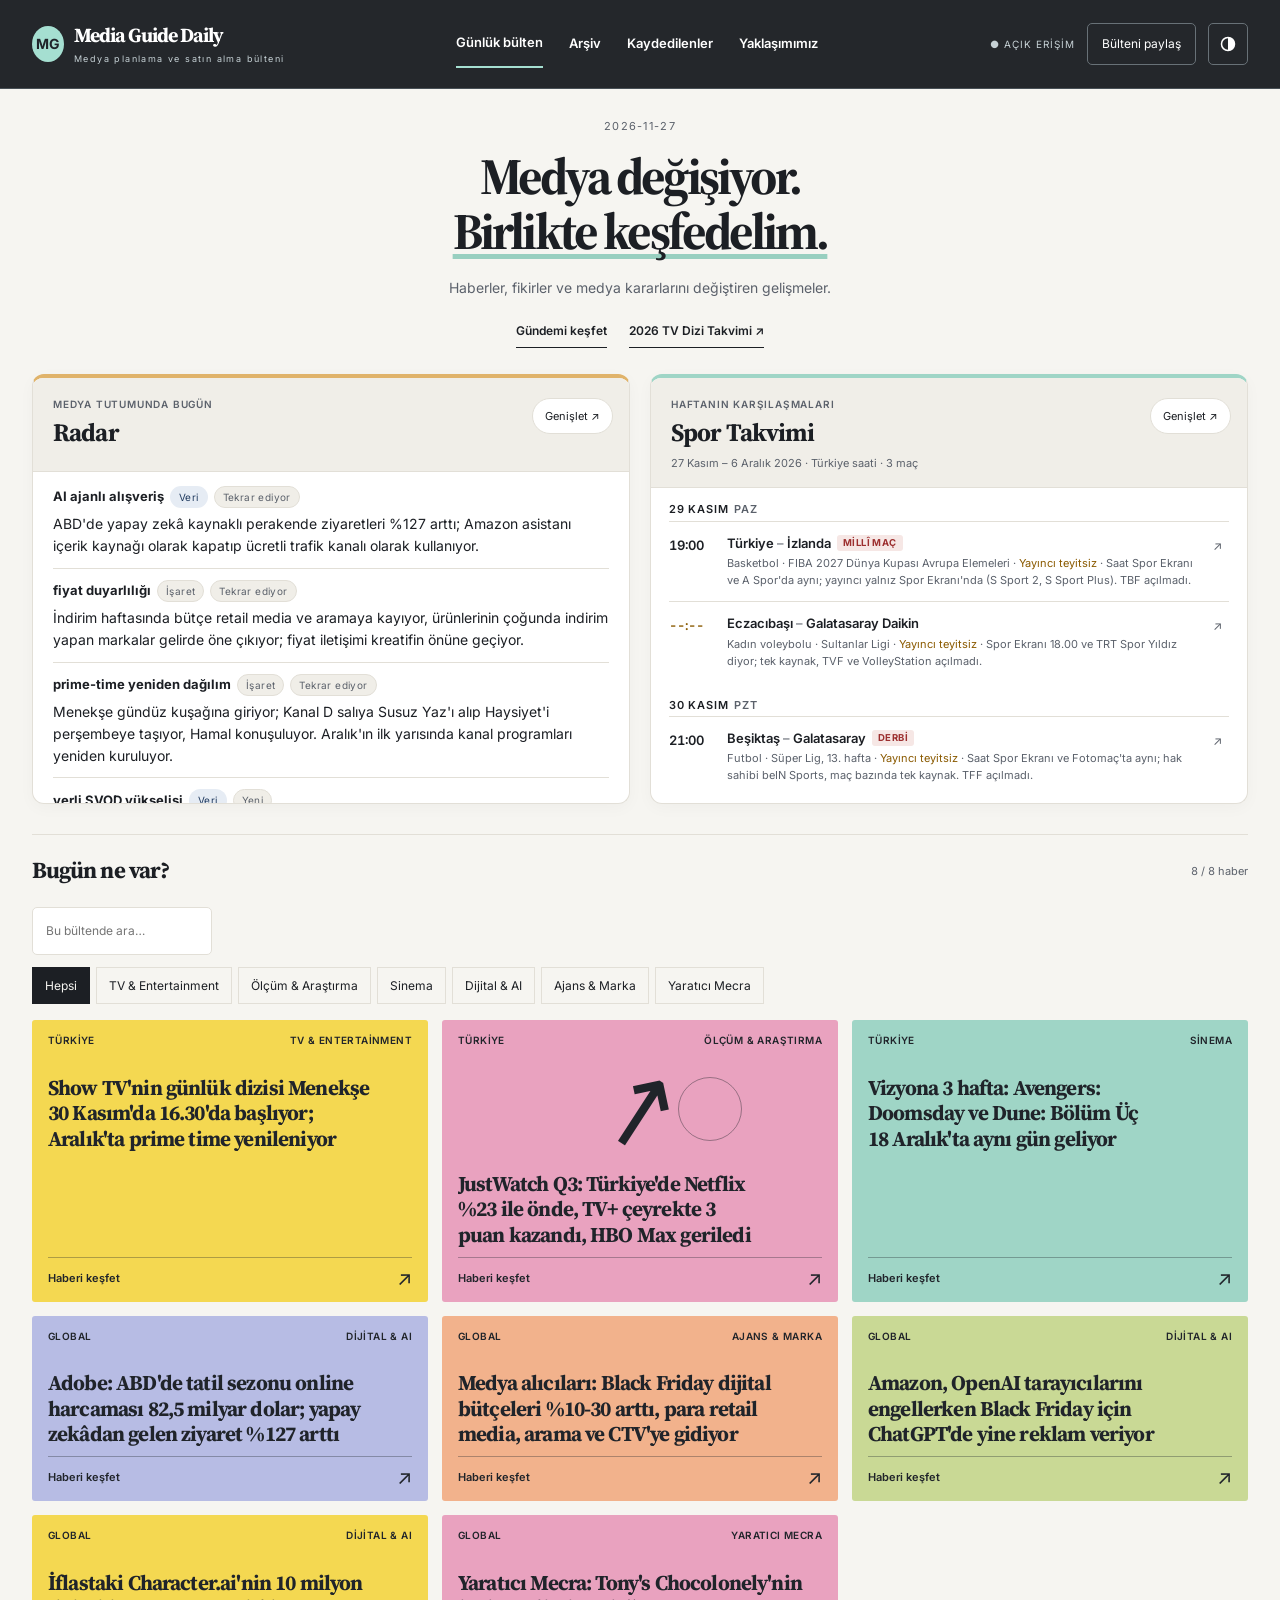
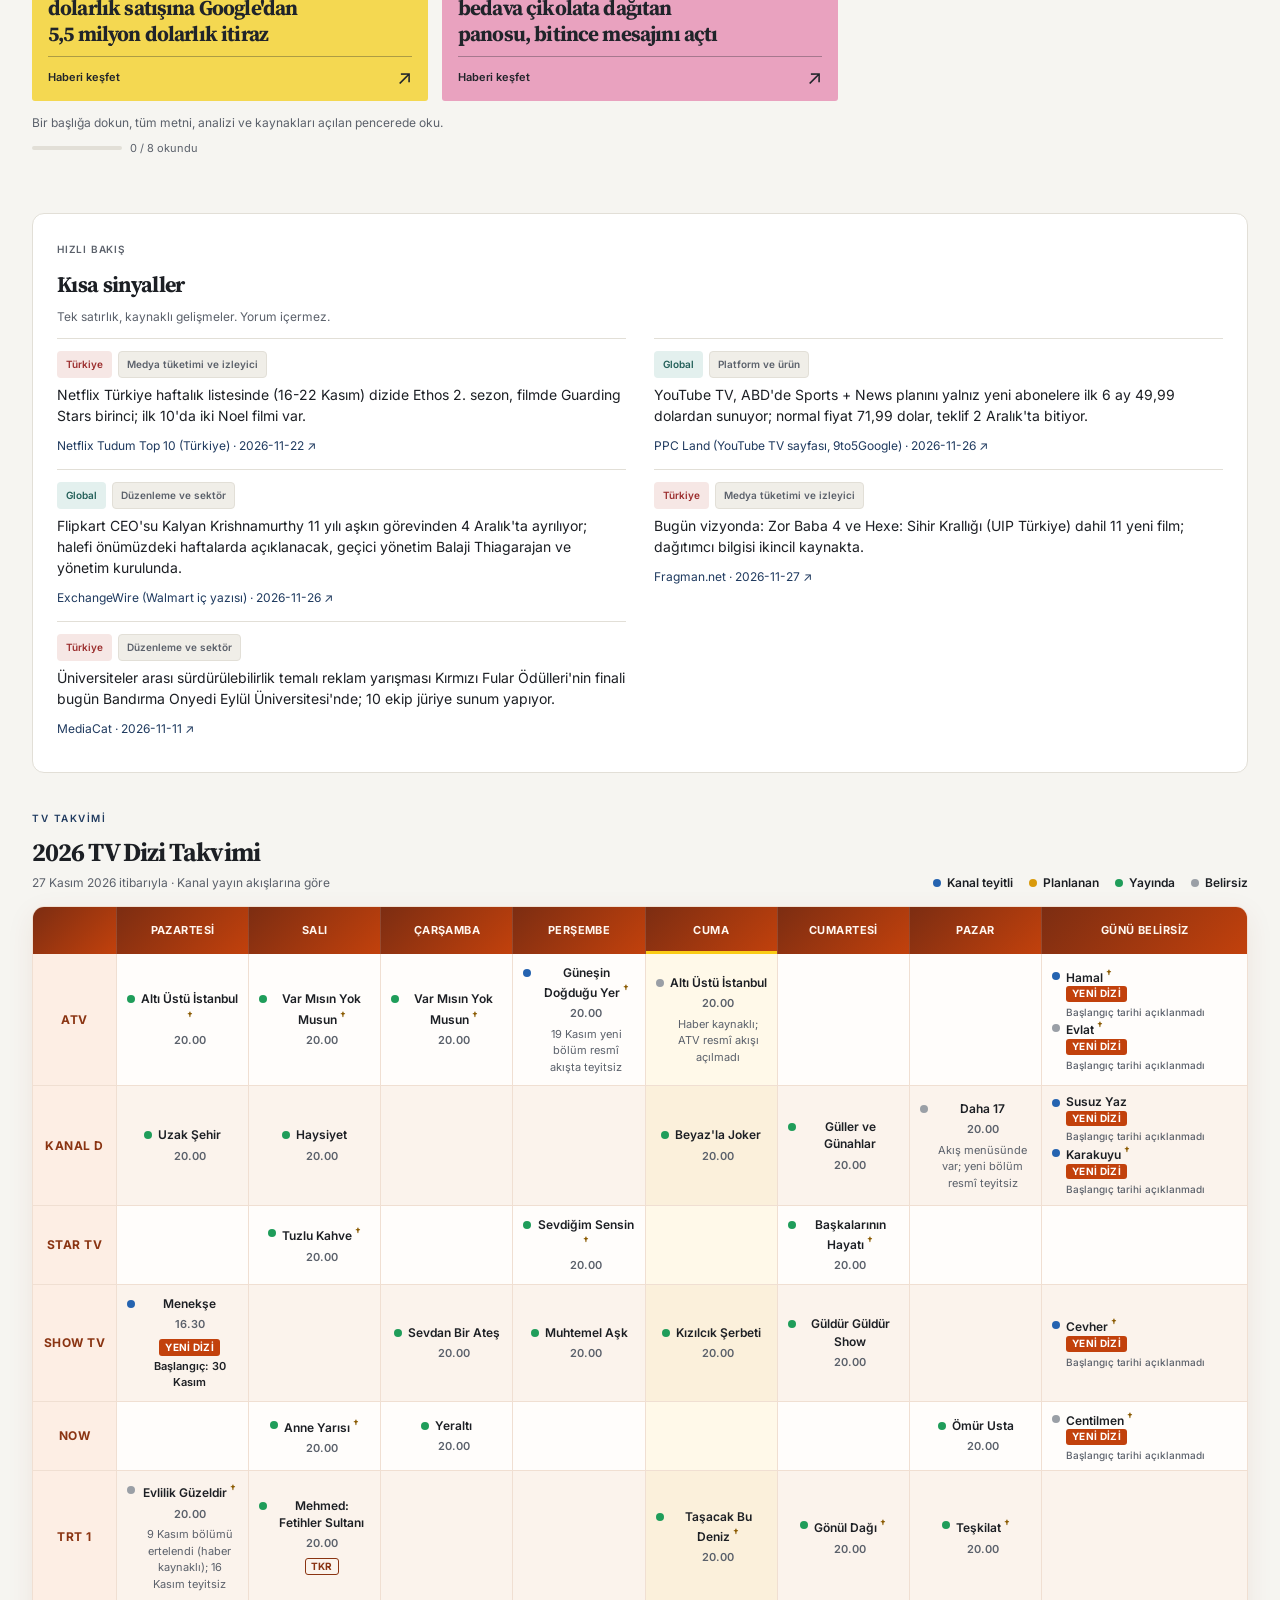
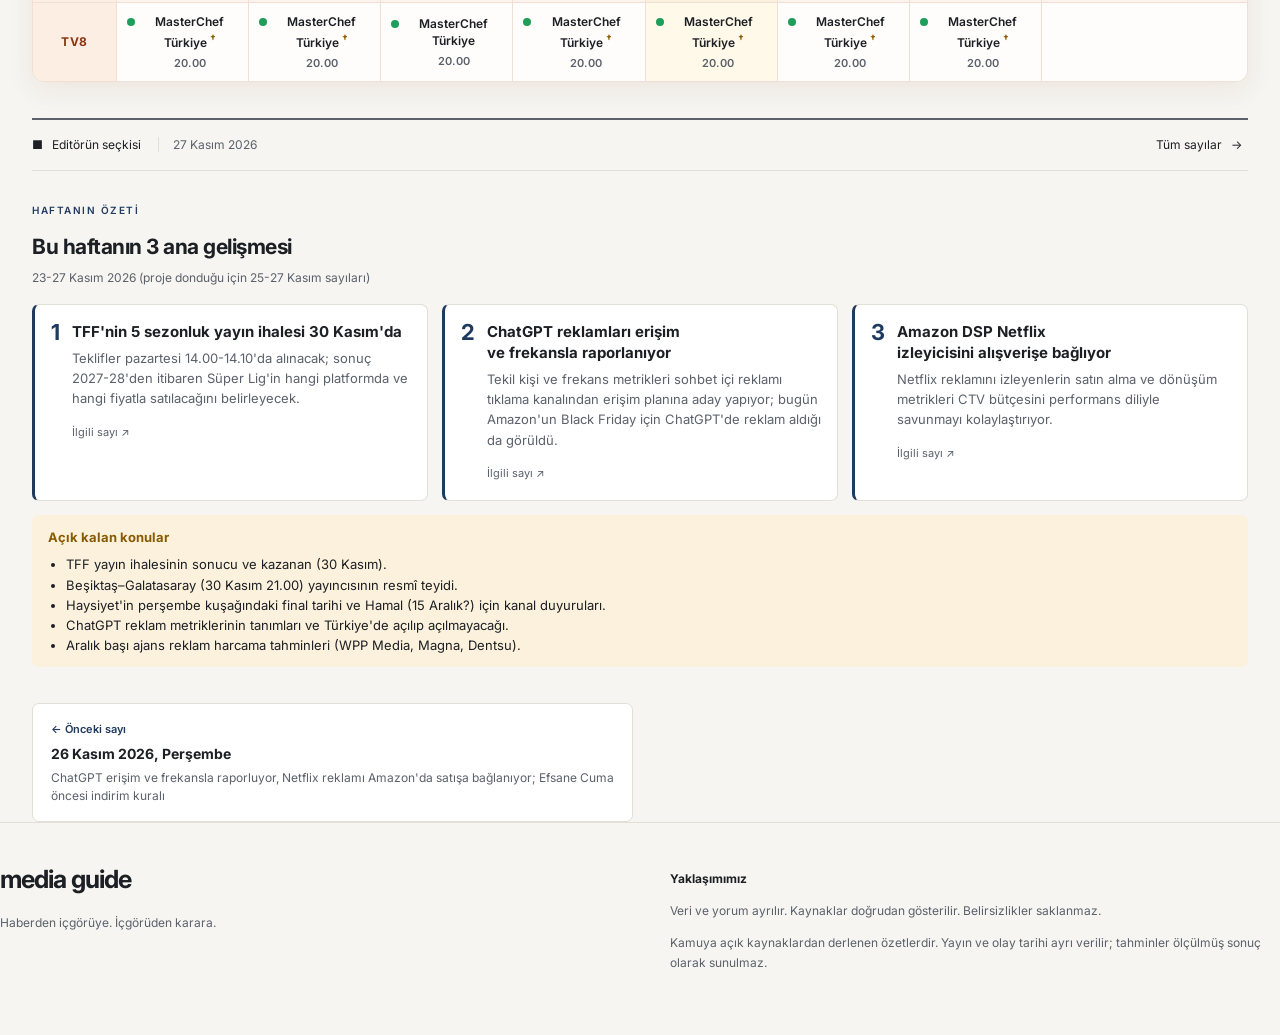
<file: index.html>
<!doctype html>
<html lang="tr">
<head>
  <meta charset="utf-8">
  <meta name="viewport" content="width=device-width, initial-scale=1">
  <title>Media Guide Daily</title>
  <meta name="description" content="Medya planlama ve satın alma için günlük Türkiye ve global medya bülteni.">
  <link rel="preconnect" href="https://fonts.googleapis.com">
  <link rel="preconnect" href="https://fonts.gstatic.com" crossorigin>
  <link href="https://fonts.googleapis.com/css2?family=Inter:wght@400;500;600;700&family=Source+Serif+4:opsz,wght@8..60,600;8..60,700&display=swap" rel="stylesheet">
  <link rel="stylesheet" href="assets/style.css?v=20261113-sayac">
  <link rel="icon" href="data:image/svg+xml,%3Csvg xmlns='http://www.w3.org/2000/svg' viewBox='0 0 32 32'%3E%3Crect width='32' height='32' rx='7' fill='%231f3a5f'/%3E%3Ctext x='16' y='22' font-family='Arial' font-size='16' font-weight='700' fill='white' text-anchor='middle'%3EMG%3C/text%3E%3C/svg%3E">
  <link rel="stylesheet" href="assets/experiment.css?v=20261113-sayac">
</head>
<body>
  <a class="skip-feed" href="#storyGallery">Haberlerin tamamına geç</a>
  <header class="topbar">
    <div class="topbar-inner">
      <a class="brand" href="./">
        <span class="brand-mark">MG</span>
        <span class="brand-text">
          <strong>Media Guide Daily</strong>
          <small>Medya planlama ve satın alma bülteni</small>
        </span>
      </a>
      <nav class="main-nav" aria-label="Ana menü">
        <a class="current" href="./">Günlük bülten</a>
        <button id="archiveToggle" type="button" aria-haspopup="dialog">Arşiv</button>
        <button id="savedToggle" type="button" aria-haspopup="dialog">Kaydedilenler <span class="saved-count" id="savedCount" hidden></span></button>
        <a href="#yontem">Yaklaşımımız</a>
      </nav>
      <div class="topbar-actions">
        <span class="access">● Açık erişim</span>
        <button class="btn ghost" id="shareBtn" type="button">Bülteni paylaş</button>
        <button class="btn ghost icon" id="themeBtn" type="button" aria-label="Tema değiştir"><svg width="16" height="16" viewBox="0 0 16 16" aria-hidden="true"><circle cx="8" cy="8" r="6.5" fill="none" stroke="currentColor" stroke-width="1.5"/><path d="M8 1.5a6.5 6.5 0 0 1 0 13z" fill="currentColor"/></svg></button>
      </div>
    </div>
  </header>

  <main id="main" class="layout"><p class="loading">Bülten yükleniyor…</p></main>
  <dialog id="archive" aria-labelledby="archiveTitle">
    <div class="dialog-head"><h2 id="archiveTitle">Bülten arşivi</h2><button class="btn" id="archiveClose" autofocus>Kapat ×</button></div>
    <p class="muted">Geçmiş sayılara göz atın.</p><ul id="archiveList" class="archive-list"></ul>
  </dialog>
  <dialog id="saved" aria-labelledby="savedTitle">
    <div class="dialog-head"><h2 id="savedTitle">Kaydedilenler</h2><button class="btn" id="savedClose">Kapat ×</button></div>
    <p class="muted">Kartlardaki <span aria-hidden="true">☆</span> simgesiyle kaydettiğin haberler. Yalnız bu tarayıcıda saklanır.</p>
    <div id="savedBody"></div>
  </dialog>
  <footer class="footer" id="yontem">
    <div><a class="footer-brand" href="./">media guide</a><p>Haberden içgörüye. İçgörüden karara.</p></div>
    <div><h2>Yaklaşımımız</h2><p>Veri ve yorum ayrılır. Kaynaklar doğrudan gösterilir. Belirsizlikler saklanmaz.</p><p>Kamuya açık kaynaklardan derlenen özetlerdir. Yayın ve olay tarihi ayrı verilir; tahminler ölçülmüş sonuç olarak sunulmaz.</p></div>
  </footer>

  <div class="toast" id="toast" role="status" aria-live="polite"></div>
  <script src="assets/editorial.js?v=20261113-sayac"></script>
  <script src="assets/app.js?v=20261113-sayac"></script>
</body>
</html>
</file>
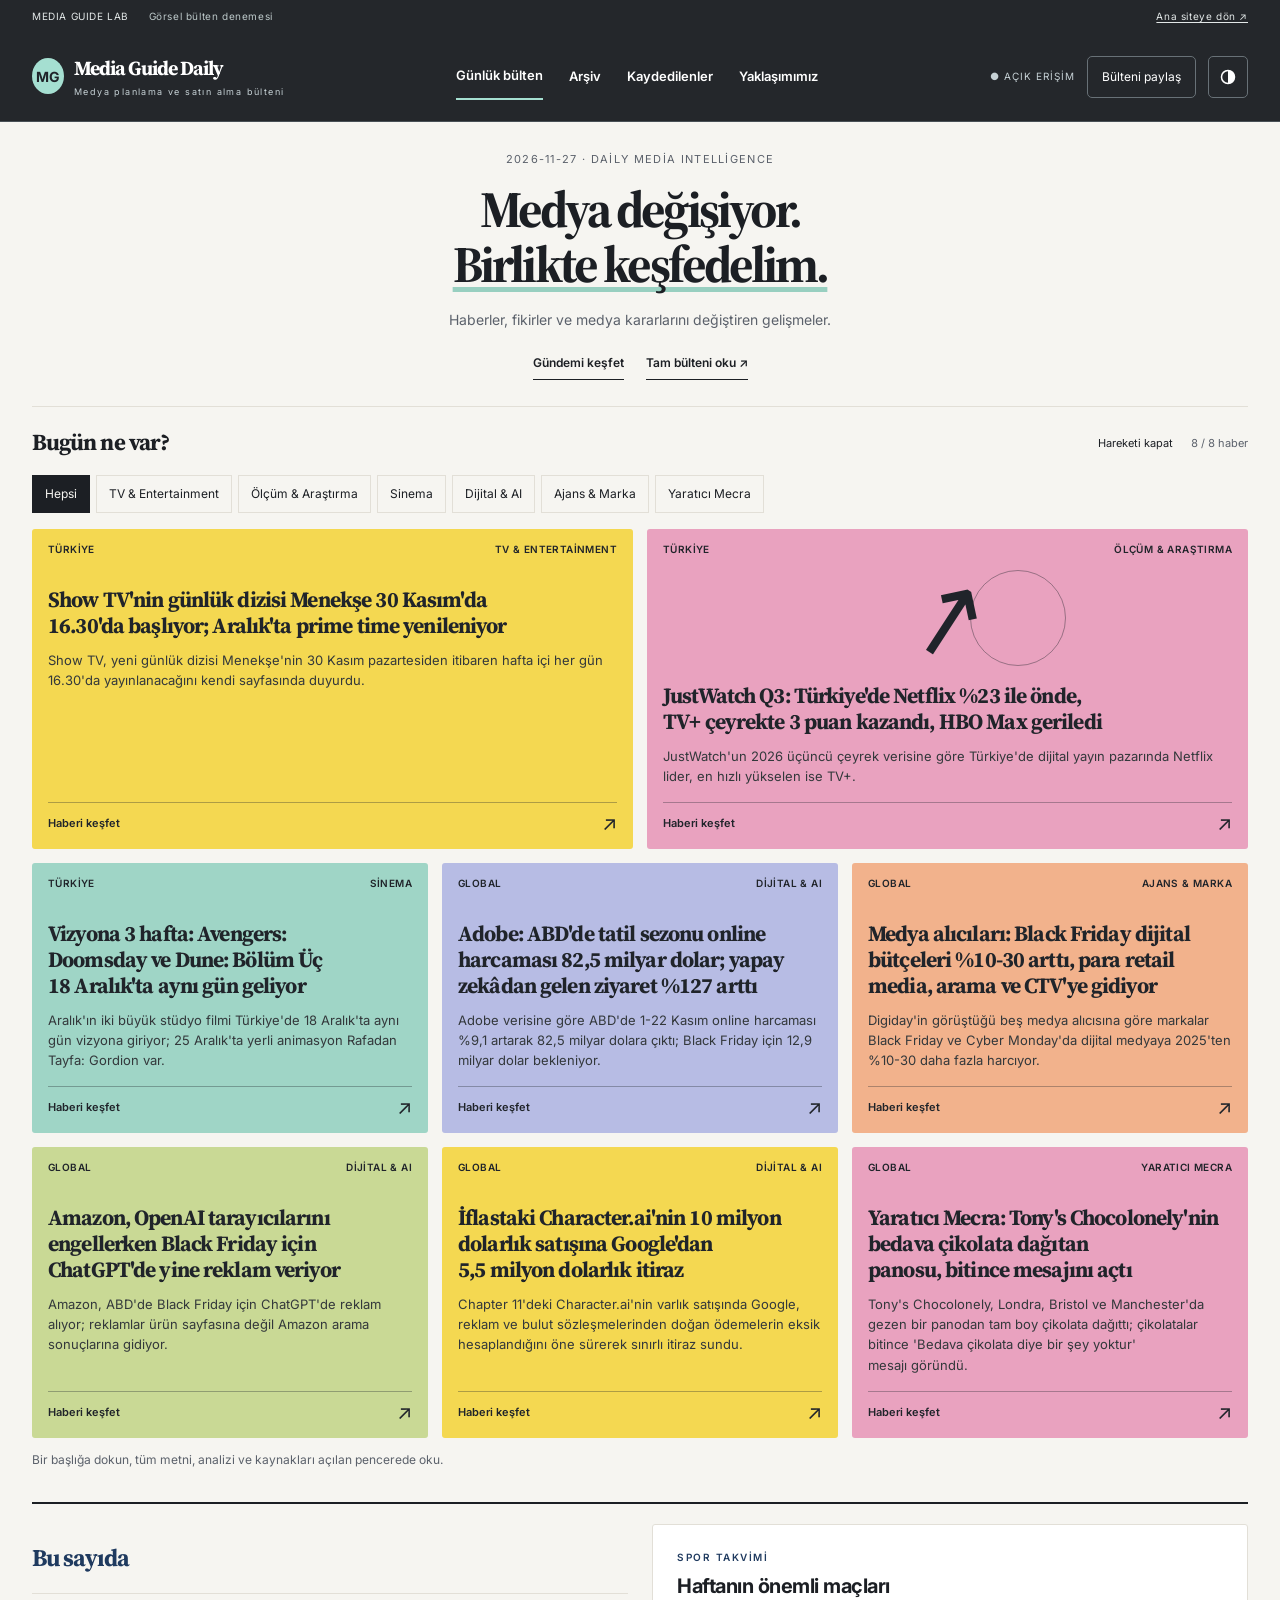
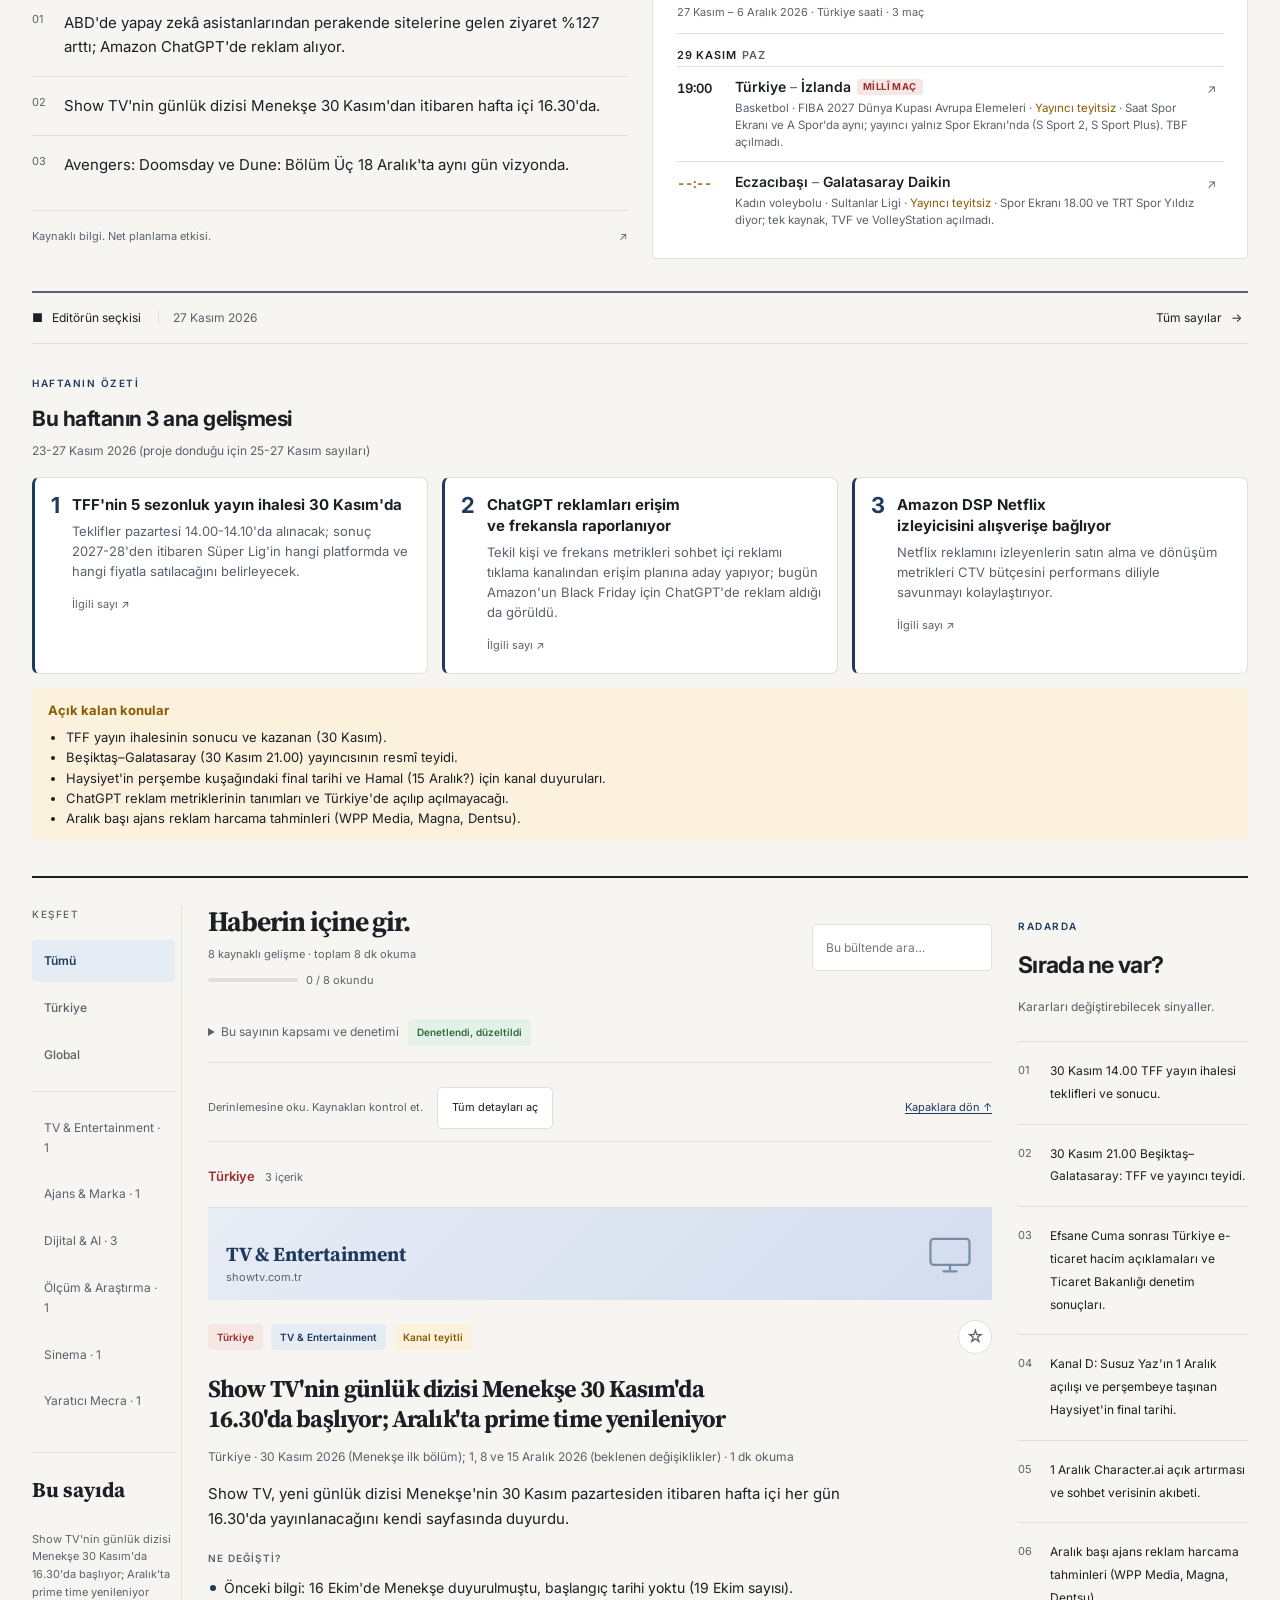
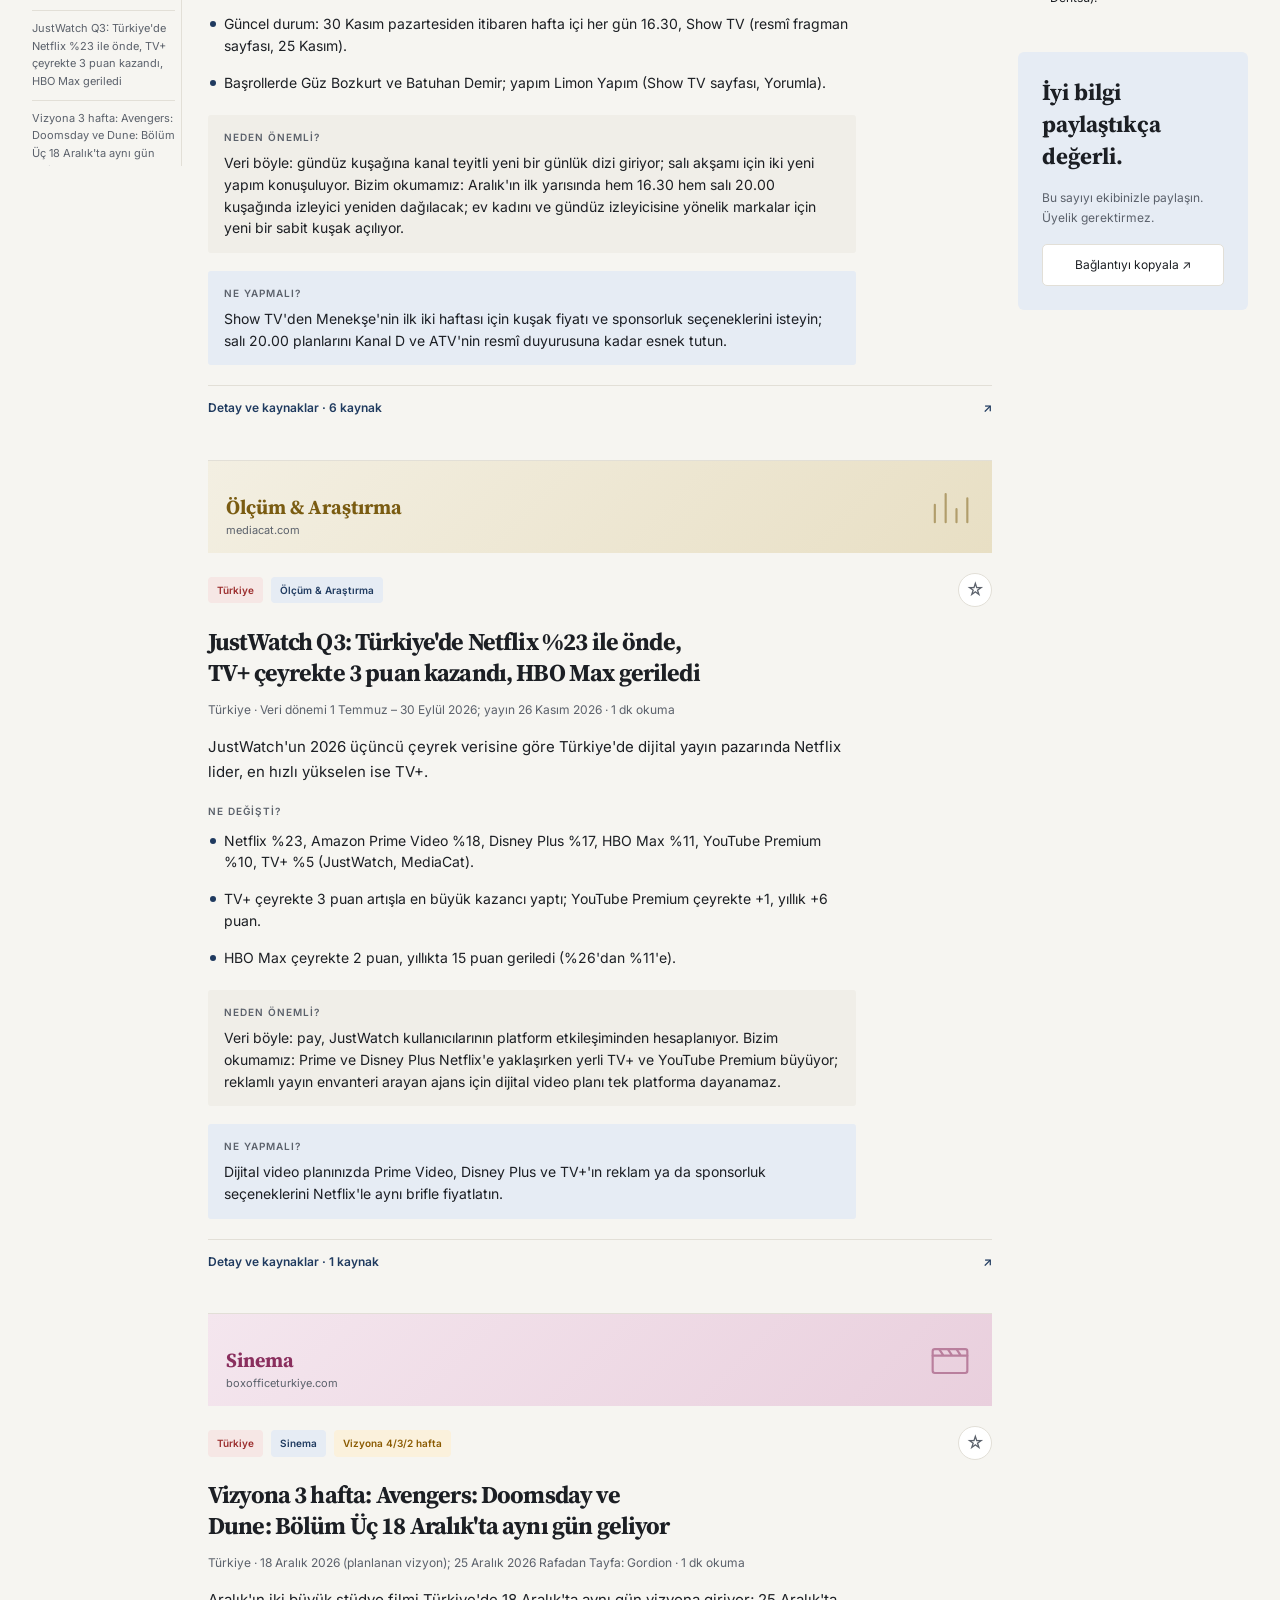
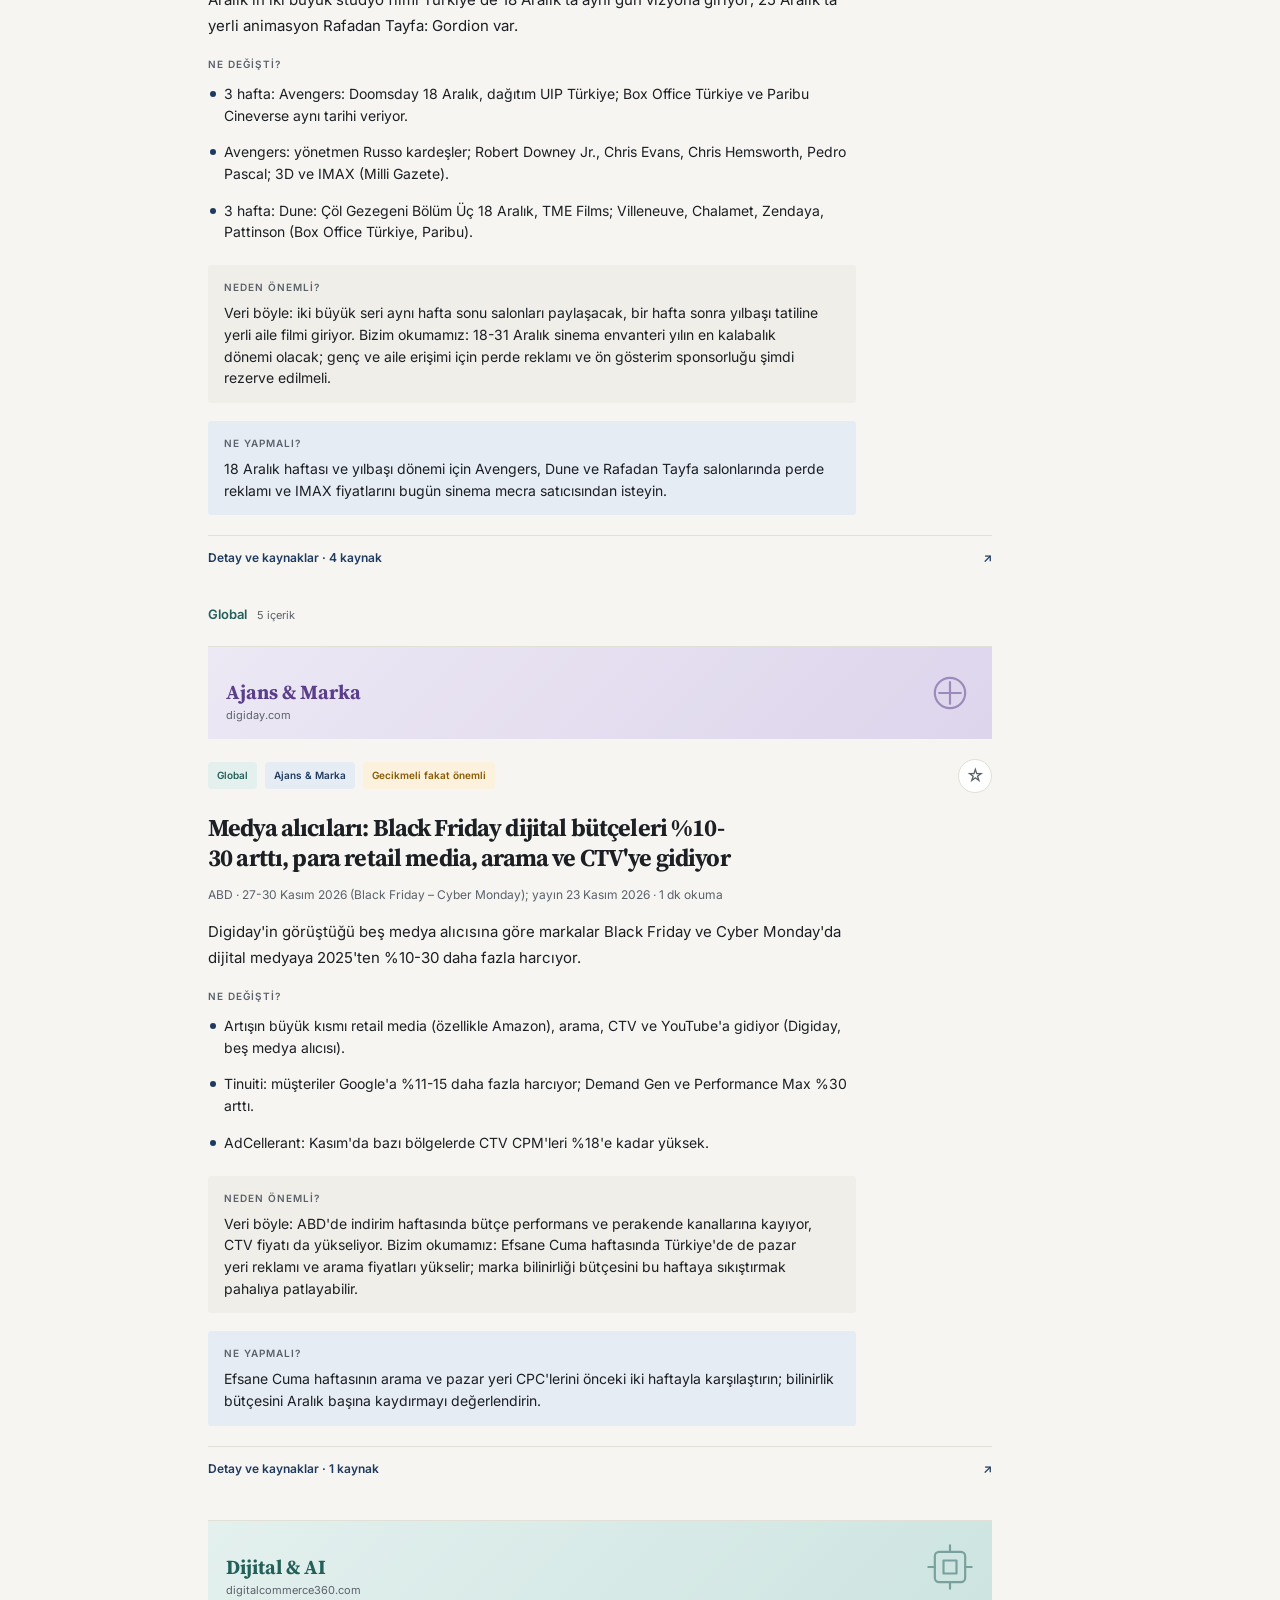
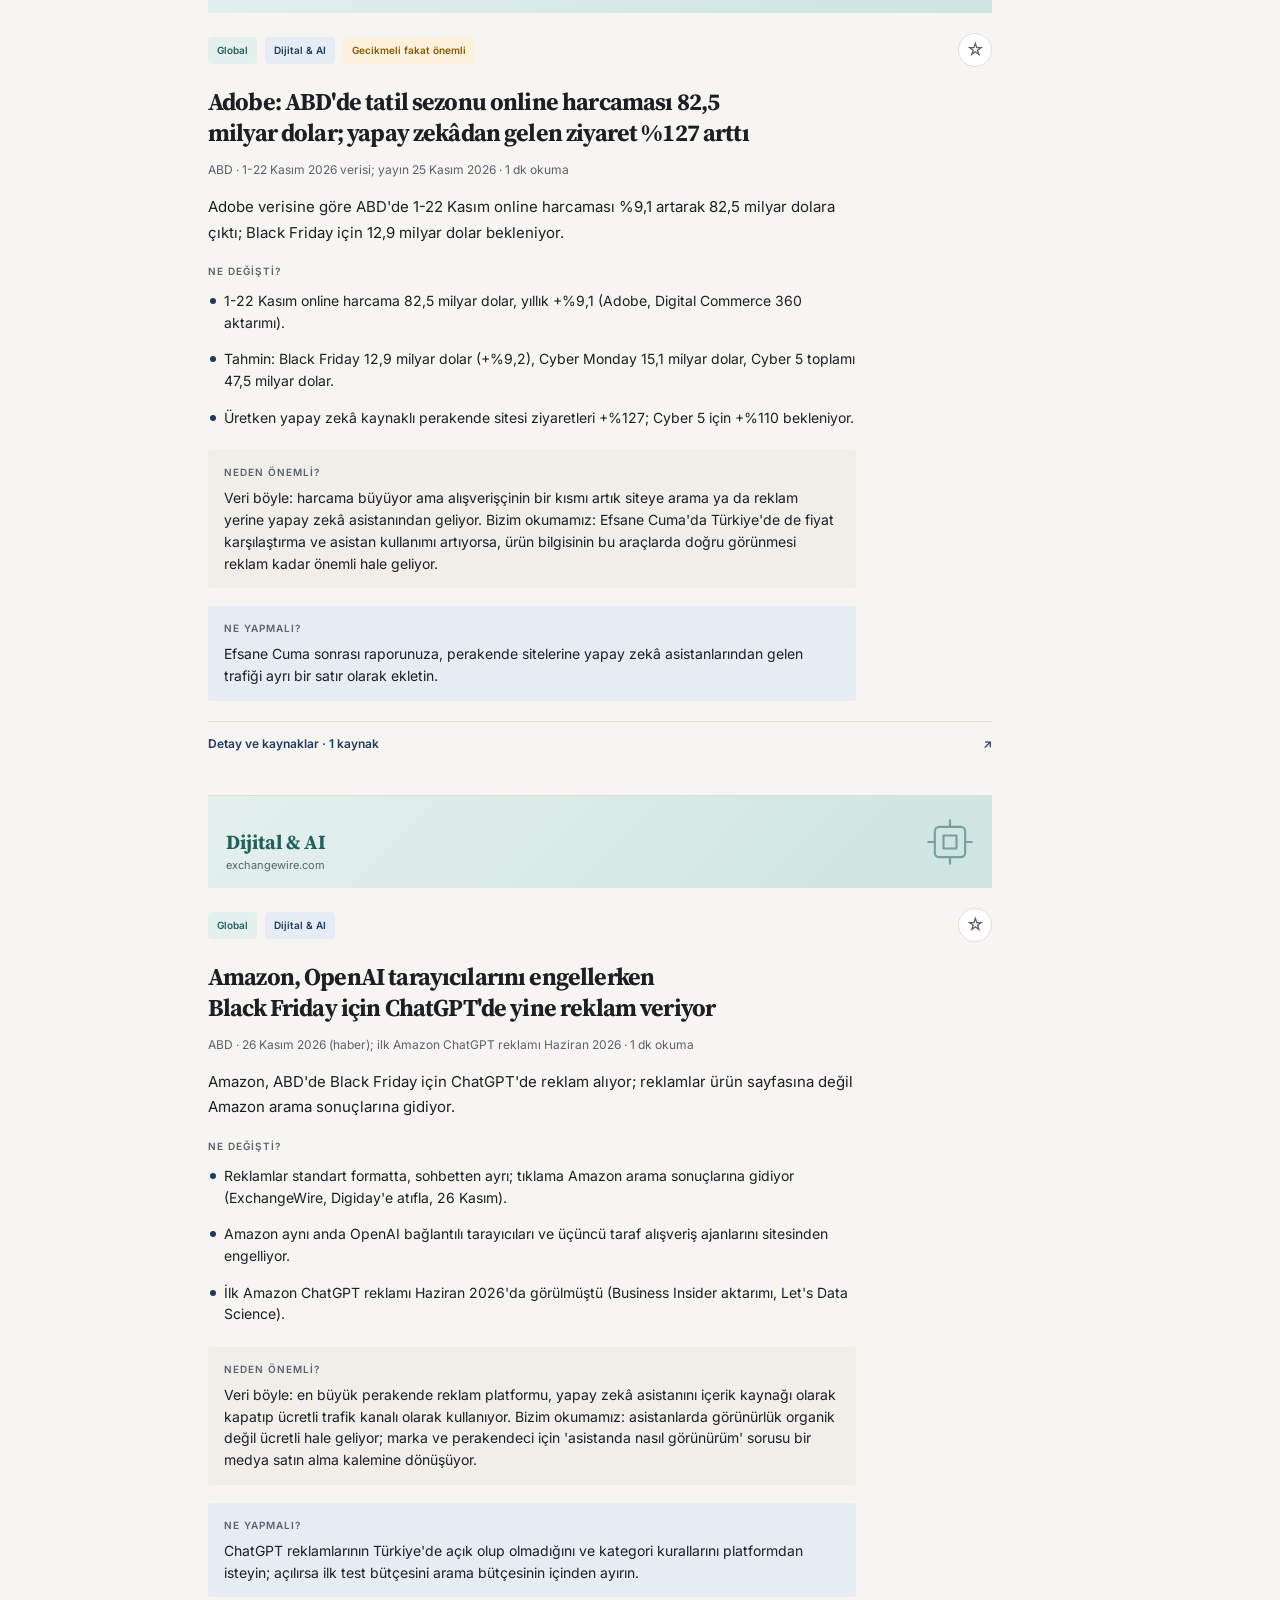
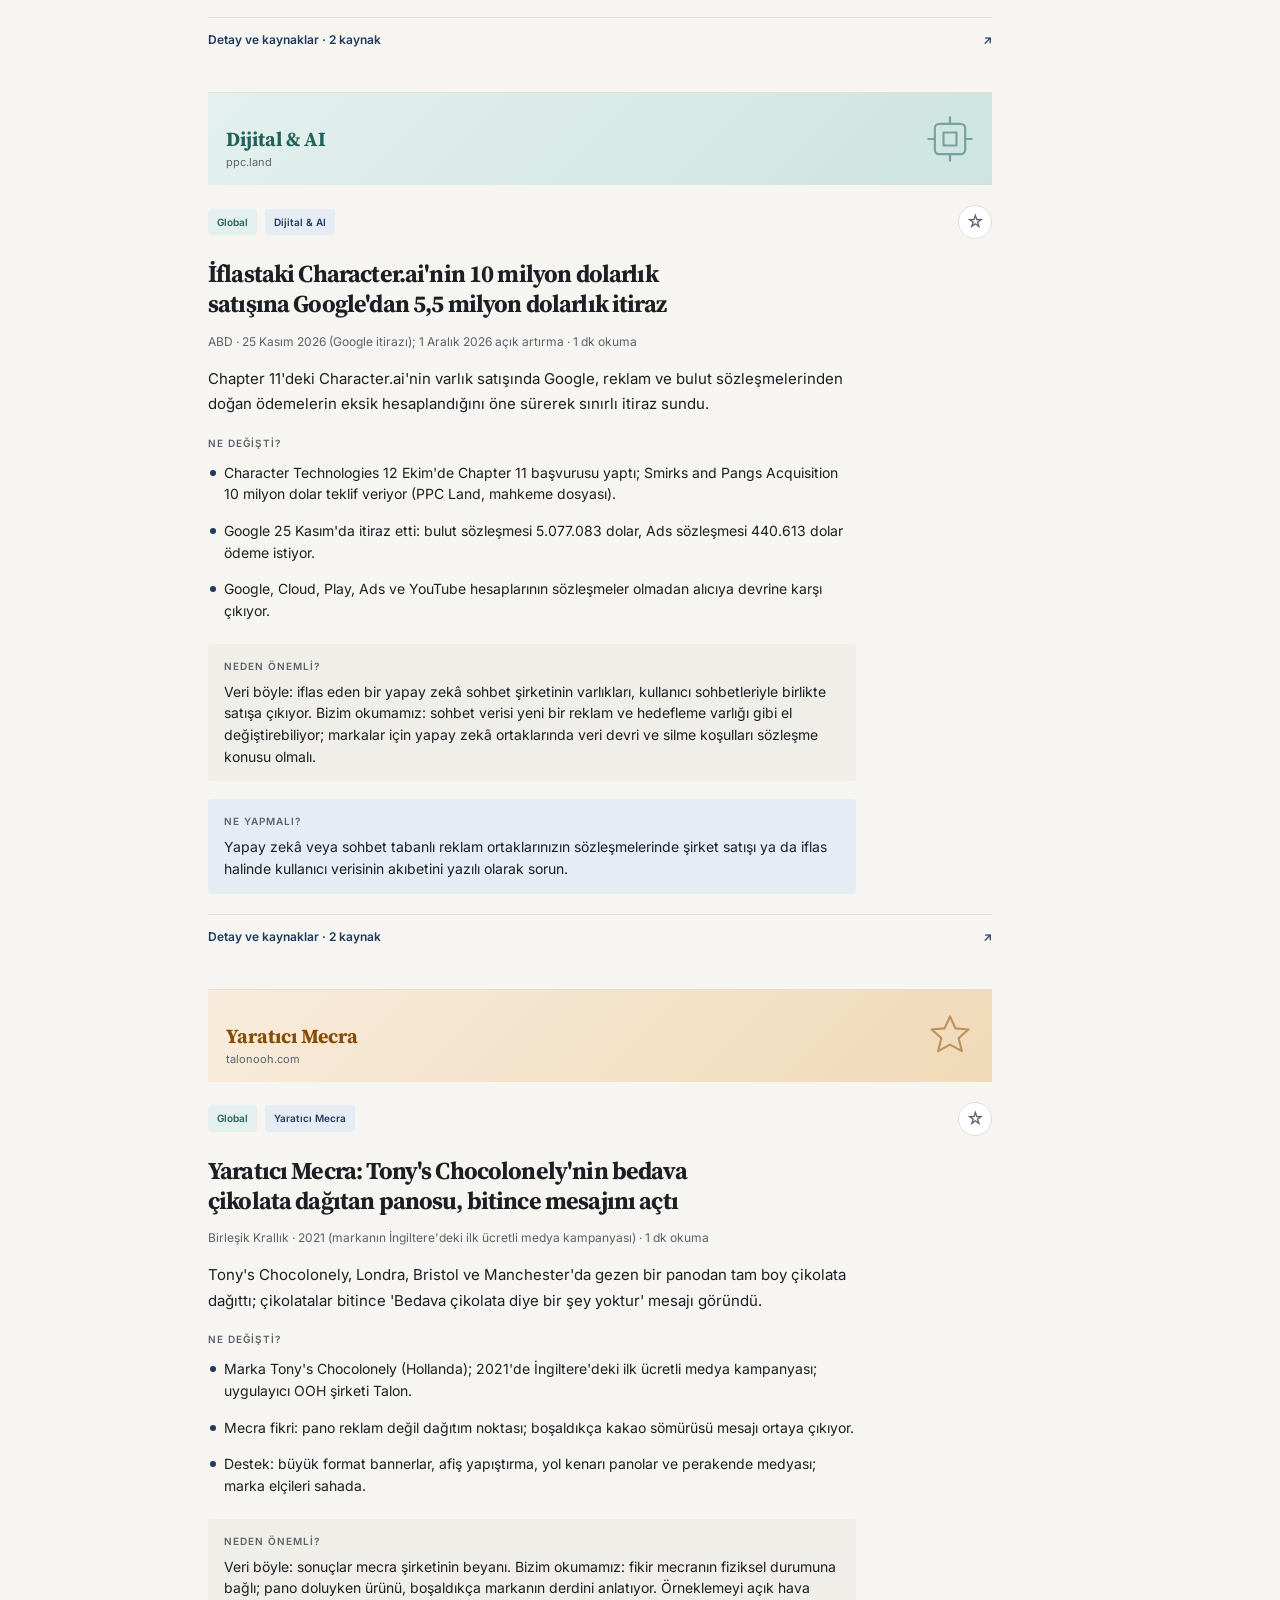
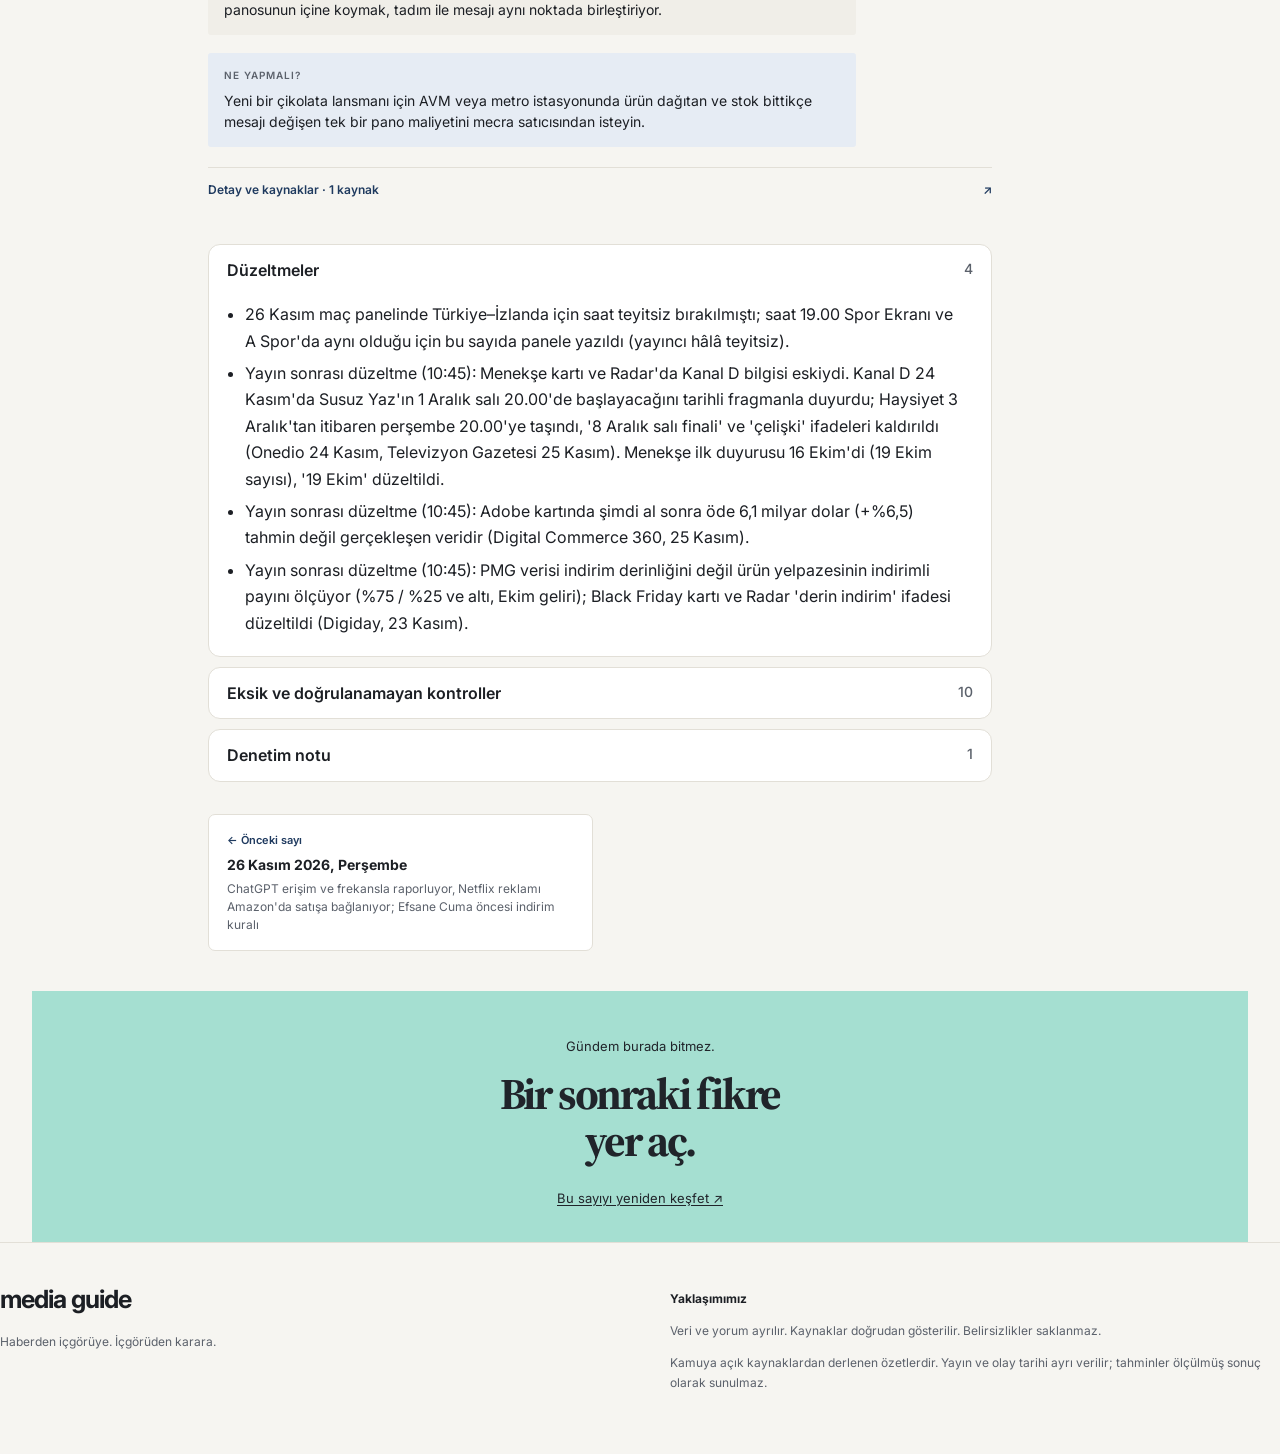
<file: deneme/index.html>
<!doctype html>
<html lang="tr">
<head>
  <meta charset="utf-8">
  <meta name="viewport" content="width=device-width, initial-scale=1">
  <title>Media Guide Daily</title>
  <meta name="description" content="Medya planlama ve satın alma için günlük Türkiye ve global medya bülteni.">
  <link rel="preconnect" href="https://fonts.googleapis.com">
  <link rel="preconnect" href="https://fonts.gstatic.com" crossorigin>
  <link href="https://fonts.googleapis.com/css2?family=Inter:wght@400;500;600;700&family=Source+Serif+4:opsz,wght@8..60,600;8..60,700&display=swap" rel="stylesheet">
<link rel="stylesheet" href="assets/style.css?v=20261015-saved">
  <link rel="icon" href="data:image/svg+xml,%3Csvg xmlns='http://www.w3.org/2000/svg' viewBox='0 0 32 32'%3E%3Crect width='32' height='32' rx='7' fill='%231f3a5f'/%3E%3Ctext x='16' y='22' font-family='Arial' font-size='16' font-weight='700' fill='white' text-anchor='middle'%3EMG%3C/text%3E%3C/svg%3E">
  <link rel="stylesheet" href="assets/experiment.css?v=story-dialog-1">
  <meta name="robots" content="noindex">
</head>
<body>
  <a class="skip-feed" href="#articles">Haberlerin tamamına geç</a>
  <div class="trial-bar"><span>MEDIA GUIDE LAB <b>Görsel bülten denemesi</b></span><a href="../">Ana siteye dön ↗</a></div>
  <header class="topbar">
    <div class="topbar-inner">
      <a class="brand" href="./">
        <span class="brand-mark">MG</span>
        <span class="brand-text">
          <strong>Media Guide Daily</strong>
          <small>Medya planlama ve satın alma bülteni</small>
        </span>
      </a>
      <nav class="main-nav" aria-label="Ana menü">
        <a class="current" href="./">Günlük bülten</a>
        <button id="archiveToggle" type="button" aria-haspopup="dialog">Arşiv</button>
        <button id="savedToggle" type="button" aria-haspopup="dialog">Kaydedilenler <span class="saved-count" id="savedCount" hidden></span></button>
        <a href="#yontem">Yaklaşımımız</a>
      </nav>
      <div class="topbar-actions">
        <span class="access">● Açık erişim</span>
        <button class="btn ghost" id="shareBtn" type="button">Bülteni paylaş</button>
        <button class="btn ghost icon" id="themeBtn" type="button" aria-label="Tema değiştir"><svg width="16" height="16" viewBox="0 0 16 16" aria-hidden="true"><circle cx="8" cy="8" r="6.5" fill="none" stroke="currentColor" stroke-width="1.5"/><path d="M8 1.5a6.5 6.5 0 0 1 0 13z" fill="currentColor"/></svg></button>
      </div>
    </div>
  </header>

  <main id="main" class="layout"><p class="loading">Bülten yükleniyor…</p></main>
  <dialog id="archive" aria-labelledby="archiveTitle">
    <div class="dialog-head"><h2 id="archiveTitle">Bülten arşivi</h2><button class="btn" id="archiveClose" autofocus>Kapat ×</button></div>
    <p class="muted">Geçmiş sayılara göz atın.</p><ul id="archiveList" class="archive-list"></ul>
  </dialog>
  <dialog id="saved" aria-labelledby="savedTitle">
    <div class="dialog-head"><h2 id="savedTitle">Kaydedilenler</h2><button class="btn" id="savedClose">Kapat ×</button></div>
    <p class="muted">Kartlardaki <span aria-hidden="true">☆</span> simgesiyle kaydettiğin haberler. Yalnız bu tarayıcıda saklanır.</p>
    <div id="savedBody"></div>
  </dialog>
  <footer class="footer" id="yontem">
    <div><a class="footer-brand" href="./">media guide</a><p>Haberden içgörüye. İçgörüden karara.</p></div>
    <div><h2>Yaklaşımımız</h2><p>Veri ve yorum ayrılır. Kaynaklar doğrudan gösterilir. Belirsizlikler saklanmaz.</p><p>Kamuya açık kaynaklardan derlenen özetlerdir. Yayın ve olay tarihi ayrı verilir; tahminler ölçülmüş sonuç olarak sunulmaz.</p></div>
  </footer>

  <div class="toast" id="toast" role="status" aria-live="polite"></div>
<script src="assets/editorial.js?v=story-dialog-1"></script>
  <script src="assets/app.js?v=story-dialog-1"></script>
</body>
</html>
</file>
<file: assets/style.css>
:root {
  --bg: #f6f5f1;
  --surface: #ffffff;
  --surface-2: #f0eee8;
  --text: #1c1f24;
  --muted: #5b616b;
  --line: #e2dfd7;
  --accent: #1f3a5f;
  --accent-soft: #e6ecf4;
  --tr: #9c2f2f;
  --tr-soft: #f6e7e5;
  --gl: #24605a;
  --gl-soft: #e3f0ee;
  --warn: #8a5a00;
  --warn-soft: #fbf1dc;
  --ok: #2d6a3e;
  --ok-soft: #e4f1e7;
  --shadow: 0 1px 2px rgba(20, 24, 31, .05), 0 2px 8px rgba(20, 24, 31, .04);
  --radius: 12px;
  --read: 72ch;
}

:root[data-theme="dark"] {
  --bg: #15181d;
  --surface: #1d2127;
  --surface-2: #252a31;
  --text: #e7e9ec;
  --muted: #a0a7b1;
  --line: #313741;
  --accent: #9dbbe3;
  --accent-soft: #233247;
  --tr: #e79a92;
  --tr-soft: #3a2626;
  --gl: #86cbc1;
  --gl-soft: #1f3532;
  --warn: #e8c27a;
  --warn-soft: #3a3020;
  --ok: #93d1a3;
  --ok-soft: #213528;
  --shadow: none;
}

@media (prefers-color-scheme: dark) {
  :root:not([data-theme="light"]) {
    --bg: #15181d;
    --surface: #1d2127;
    --surface-2: #252a31;
    --text: #e7e9ec;
    --muted: #a0a7b1;
    --line: #313741;
    --accent: #9dbbe3;
    --accent-soft: #233247;
    --tr: #e79a92;
    --tr-soft: #3a2626;
    --gl: #86cbc1;
    --gl-soft: #1f3532;
    --warn: #e8c27a;
    --warn-soft: #3a3020;
    --ok: #93d1a3;
    --ok-soft: #213528;
    --shadow: none;
  }
}

* { box-sizing: border-box; }
html { -webkit-text-size-adjust: 100%; }
body {
  margin: 0;
  background: var(--bg);
  color: var(--text);
  font: 16px/1.65 Inter, system-ui, -apple-system, "Segoe UI", sans-serif;
}
a { color: var(--accent); text-underline-offset: 2px; }
button { font: inherit; }

/* Top bar */
.topbar {
  position: sticky; top: 0; z-index: 20;
  background: color-mix(in srgb, var(--bg) 88%, transparent);
  backdrop-filter: blur(8px);
  border-bottom: 1px solid var(--line);
}
.topbar-inner {
  max-width: 1180px; margin: 0 auto; padding: 10px 16px;
  display: flex; align-items: center; justify-content: space-between; gap: 12px;
}
.brand { display: flex; align-items: center; gap: 10px; text-decoration: none; color: var(--text); min-width: 0; }
.brand-mark {
  width: 34px; height: 34px; border-radius: 8px; flex: none;
  display: grid; place-items: center;
  background: var(--accent); color: var(--surface); font-weight: 700; font-size: 14px;
}
.brand-text { display: flex; flex-direction: column; line-height: 1.2; min-width: 0; }
.brand-text strong { font-size: 15px; }
.brand-text small { color: var(--muted); font-size: 12px; white-space: nowrap; overflow: hidden; text-overflow: ellipsis; }
.topbar-actions { display: flex; gap: 6px; flex: none; }
.btn {
  border: 1px solid var(--line); background: var(--surface); color: var(--text);
  padding: 6px 12px; border-radius: 8px; cursor: pointer; font-size: 14px;
}
.btn:hover { border-color: var(--accent); }
.btn.icon { width: 36px; padding: 6px 0; display: inline-grid; place-items: center; }
#archiveToggle { display: none; }

/* Layout */
.layout {
  max-width: 1180px; margin: 0 auto; padding: 24px 16px 40px;
  display: grid; grid-template-columns: 240px minmax(0, 1fr); gap: 32px;
}
.archive { position: sticky; top: 76px; align-self: start; max-height: calc(100vh - 96px); overflow: auto; }
.archive-title { font-size: 12px; text-transform: uppercase; letter-spacing: .08em; color: var(--muted); margin: 0 0 8px; }
.archive-list { list-style: none; margin: 0; padding: 0; }
.archive-list a {
  display: block; padding: 8px 10px; border-radius: 8px; text-decoration: none; color: var(--text);
  border: 1px solid transparent;
}
.archive-list a:hover { background: var(--surface-2); }
.archive-list a.active { background: var(--surface); border-color: var(--line); box-shadow: var(--shadow); }
.archive-list .a-date { font-weight: 600; font-size: 14px; }
.archive-list .a-meta { font-size: 12px; color: var(--muted); }

.content { min-width: 0; max-width: 820px; }
.loading, .empty { color: var(--muted); }

/* Issue header */
.issue-head { margin-bottom: 20px; }
.issue-date { font-size: 13px; color: var(--muted); font-weight: 500; text-transform: uppercase; letter-spacing: .06em; }
.issue-title {
  font-family: "Source Serif 4", Georgia, serif; font-weight: 700;
  font-size: clamp(26px, 4vw, 36px); line-height: 1.2; margin: 6px 0 10px;
}
.issue-summary { font-size: 17px; color: var(--muted); margin: 0 0 14px; max-width: var(--read); }
.meta-row { display: flex; flex-wrap: wrap; gap: 6px; }

.pill {
  display: inline-flex; align-items: center; gap: 4px;
  font-size: 12px; font-weight: 600; padding: 3px 9px; border-radius: 999px;
  background: var(--surface-2); color: var(--muted); border: 1px solid var(--line);
}
.pill.tr { background: var(--tr-soft); color: var(--tr); border-color: transparent; }
.pill.gl { background: var(--gl-soft); color: var(--gl); border-color: transparent; }
.pill.warn { background: var(--warn-soft); color: var(--warn); border-color: transparent; }
.pill.ok { background: var(--ok-soft); color: var(--ok); border-color: transparent; }
.pill.accent { background: var(--accent-soft); color: var(--accent); border-color: transparent; }

.window {
  margin-top: 14px; font-size: 14px; color: var(--muted);
  border-left: 3px solid var(--line); padding: 2px 0 2px 12px; max-width: var(--read);
}

/* Highlights */
.highlights {
  background: var(--surface); border: 1px solid var(--line); border-radius: var(--radius);
  box-shadow: var(--shadow); padding: 16px 20px; margin: 20px 0 28px;
}
.highlights h2 { font-size: 13px; text-transform: uppercase; letter-spacing: .08em; color: var(--muted); margin: 0 0 8px; }
.highlights ul { margin: 0; padding-left: 18px; }
.highlights li { margin: 6px 0; }

/* Filters */
.filters { display: flex; flex-wrap: wrap; gap: 8px; align-items: center; margin-bottom: 8px; }
.seg { display: inline-flex; background: var(--surface-2); border-radius: 10px; padding: 3px; }
.seg button {
  border: 0; background: transparent; color: var(--muted); padding: 5px 12px; border-radius: 8px;
  cursor: pointer; font-size: 14px; font-weight: 500;
}
.seg button[aria-pressed="true"] { background: var(--surface); color: var(--text); box-shadow: var(--shadow); }
.chips { display: flex; flex-wrap: wrap; gap: 6px; margin: 4px 0 20px; }
.chip {
  border: 1px solid var(--line); background: var(--surface); color: var(--text);
  padding: 4px 10px; border-radius: 999px; cursor: pointer; font-size: 13px;
}
.chip[aria-pressed="true"] { background: var(--accent); color: var(--surface); border-color: var(--accent); }

/* Sections */
.region-head {
  display: flex; align-items: baseline; gap: 10px;
  margin: 28px 0 12px; padding-bottom: 6px; border-bottom: 2px solid var(--line);
}
.region-head h2 { margin: 0; font-size: 20px; }
.region-head.tr h2 { color: var(--tr); }
.region-head.gl h2 { color: var(--gl); }
.region-head span { color: var(--muted); font-size: 14px; }

/* Article card */
.card {
  background: var(--surface); border: 1px solid var(--line); border-radius: var(--radius);
  box-shadow: var(--shadow); margin: 0 0 14px; overflow: hidden;
}
.card-main { padding: 18px 20px 14px; }
.card-tags { display: flex; flex-wrap: wrap; gap: 6px; margin-bottom: 8px; }
.card h3 { font-size: 18px; line-height: 1.35; margin: 0 0 6px; }
.card .when { font-size: 13px; color: var(--muted); margin-bottom: 8px; }
.card .summary { margin: 0; max-width: var(--read); }

.card details { border-top: 1px solid var(--line); }
.card summary {
  list-style: none; cursor: pointer; padding: 10px 20px; font-size: 14px; font-weight: 600; color: var(--accent);
  display: flex; align-items: center; gap: 6px; user-select: none;
}
.card summary::-webkit-details-marker { display: none; }
.card summary::before { content: "▸"; transition: transform .15s; }
.card details[open] summary::before { transform: rotate(90deg); }
.card .detail { padding: 2px 20px 18px; }

.block { margin: 14px 0 0; max-width: var(--read); }
.block h4 {
  font-size: 12px; text-transform: uppercase; letter-spacing: .07em; color: var(--muted);
  margin: 0 0 4px;
}
.block p { margin: 0 0 8px; }
.block.callout { background: var(--surface-2); border-radius: 8px; padding: 10px 14px; }
.block.counter { border-left: 3px solid var(--warn); padding-left: 12px; }
.block.learn { background: var(--accent-soft); border-radius: 8px; padding: 10px 14px; }

.sources { list-style: none; padding: 0; margin: 0; }
.sources li { padding: 6px 0; border-bottom: 1px dashed var(--line); font-size: 14px; }
.sources li:last-child { border-bottom: 0; }
.sources .s-meta { display: block; color: var(--muted); font-size: 12px; }

/* Closing sections */
.closing { margin-top: 32px; }
.closing details {
  background: var(--surface); border: 1px solid var(--line); border-radius: var(--radius);
  margin-bottom: 10px;
}
.closing summary {
  cursor: pointer; padding: 12px 18px; font-weight: 600; list-style: none;
  display: flex; justify-content: space-between; gap: 10px;
}
.closing summary::-webkit-details-marker { display: none; }
.closing summary .count { color: var(--muted); font-weight: 500; font-size: 14px; }
.closing ul { margin: 0; padding: 0 18px 14px 36px; }
.closing li { margin: 6px 0; max-width: var(--read); }
.proposal {
  margin-top: 16px; padding: 12px 16px; border-radius: var(--radius);
  background: var(--ok-soft); color: var(--text); max-width: var(--read);
}

.footer { max-width: 1180px; margin: 0 auto; padding: 0 16px 32px; color: var(--muted); font-size: 13px; }

.toast {
  position: fixed; left: 50%; bottom: 24px; transform: translateX(-50%) translateY(20px);
  background: var(--text); color: var(--bg); padding: 8px 14px; border-radius: 8px; font-size: 14px;
  opacity: 0; pointer-events: none; transition: all .2s;
}
.toast.show { opacity: 1; transform: translateX(-50%) translateY(0); }

/* Mobile */
@media (max-width: 860px) {
  .layout { grid-template-columns: 1fr; gap: 0; padding-top: 16px; }
  #archiveToggle { display: inline-block; }
  .archive {
    display: none; position: static; max-height: none; margin-bottom: 16px;
    background: var(--surface); border: 1px solid var(--line); border-radius: var(--radius); padding: 12px;
  }
  .archive.open { display: block; }
  .brand-text small { display: none; }
  .card-main { padding: 16px; }
  .card summary { padding: 10px 16px; }
  .card .detail { padding: 2px 16px 16px; }
}
@media (max-width: 420px) {
  #shareBtn { display: none; }
}

/* Editorial reading layout — original palette retained. */
html { scroll-padding-top: 110px; }
button, a, summary, input { -webkit-tap-highlight-color: transparent; }
:focus-visible { outline: 3px solid var(--accent); outline-offset: 4px; }
.topbar-inner { max-width: 1440px; min-height: 88px; padding: 16px 40px; gap: 28px; }
.brand-mark { border-radius: 3px; width: 32px; height: 36px; }
.brand-text strong { font-size: 21px; letter-spacing: -.7px; }
.brand-text small { font-size: 9px; letter-spacing: 1.4px; margin-top: 7px; }
.main-nav { display: flex; align-items: center; gap: 26px; }
.main-nav a, .main-nav button { color: var(--muted); font-size: 13px; font-weight: 600; text-decoration: none; background: none; border: 0; padding: 12px 0; cursor: pointer; white-space: nowrap; }
.main-nav .current { color: var(--text); border-bottom: 2px solid var(--accent); }
#archiveToggle { display: inline-block; }
.topbar-actions { align-items: center; gap: 12px; }
.access { text-transform: uppercase; font-size: 10px; letter-spacing: 1px; color: var(--muted); white-space: nowrap; }
.btn { min-height: 42px; border-radius: 5px; padding: 9px 14px; font-size: 12px; }
.btn.icon { width: 40px; }
.layout { display: block; max-width: 1360px; padding: 48px 40px 80px; }
.hero { display: grid; grid-template-columns: minmax(0, 1fr) minmax(0, 1fr); gap: 48px; align-items: start; padding-bottom: 48px; }
.hero.no-fixtures { grid-template-columns: minmax(0, 1fr); }
.hero-left { display: flex; flex-direction: column; gap: 28px; min-width: 0; }
.eyebrow { text-transform: uppercase; letter-spacing: 1.5px; font-size: 10px; font-weight: 600; color: var(--accent); }
.hero .eyebrow { display: flex; align-items: center; flex-wrap: wrap; gap: 12px; }
.hero .pill { border-radius: 3px; font-size: 10px; letter-spacing: .5px; }
.hero h1 { font-size: clamp(30px, 3.2vw, 44px); line-height: 1.1; letter-spacing: -1.6px; margin: 16px 0 12px; font-weight: 600; }
.hero h1 em { font-family: 'Source Serif 4', Georgia, serif; color: var(--accent); font-weight: 600; letter-spacing: -1px; }
.hero-intro { font-size: 16px; line-height: 1.9; color: var(--muted); }
.hero-meta { display: flex; gap: 14px; color: var(--muted); font-size: 12px; margin-top: 0; }
.highlights { margin: 0; padding: 28px; background: var(--accent-soft); border-radius: 7px; box-shadow: none; }
.highlights h2 { color: var(--accent); font-size: 11px; margin-bottom: 14px; }
.highlights ol, .radar ol { padding: 0; list-style: none; counter-reset: item; }
.highlights li, .radar li { counter-increment: item; display: grid; grid-template-columns: 20px 1fr; gap: 12px; border-top: 1px solid var(--line); padding: 17px 0; margin: 0; font-size: 13px; line-height: 1.9; }
.highlights li::before, .radar li::before { content: counter(item, decimal-leading-zero); color: var(--muted); font-size: 11px; }
.highlights > p { display: flex; justify-content: space-between; margin: 0; padding-top: 16px; border-top: 1px solid var(--line); font-size: 11px; color: var(--muted); }
.edition-bar { display: flex; justify-content: space-between; align-items: center; gap: 16px; border-top: 2px solid var(--muted); border-bottom: 1px solid var(--line); padding: 14px 0; font-size: 12px; margin-bottom: 36px; }
.edition-date { color: var(--muted); border-left: 1px solid var(--line); padding-left: 14px; margin-left: 14px; }
.text-btn { border: 0; background: none; color: var(--text); cursor: pointer; font-size: 12px; }
.reading-layout { display: grid; grid-template-columns: 180px minmax(0,1fr) 240px; gap: 30px; align-items: start; }
.discover { position: sticky; top: 112px; border-right: 1px solid var(--line); padding-right: 20px; }
.discover h2 { font-size: 10px; text-transform: uppercase; letter-spacing: 1.5px; font-weight: 500; color: var(--muted); margin: 0 0 18px; }
.filters, .seg, .chips { display: flex; flex-direction: column; width: 100%; background: none; padding: 0; gap: 5px; align-items: stretch; }
.chips { margin-top: 15px; border-top: 1px solid var(--line); padding-top: 15px; }
.seg button, .chip { text-align: left; font-size: 12px; padding: 11px 12px; border: 0; border-radius: 4px; background: none; color: var(--muted); }
.seg button[aria-pressed="true"], .chip[aria-pressed="true"] { color: var(--accent); background: var(--accent-soft); box-shadow: none; font-weight: 600; }
.discover-note { border-top: 1px solid var(--line); margin-top: 32px; padding-top: 22px; }
.discover-note .eyebrow { font-size: 9px; letter-spacing: .8px; }
.discover-note p { font-family: 'Source Serif 4', Georgia, serif; font-size: 19px; line-height: 1.5; }
.discover-note a { font-size: 11px; }
.feed { min-width: 0; }
.feed-head { display: flex; gap: 16px; align-items: center; justify-content: space-between; margin-bottom: 24px; }
.feed-head h2 { font-size: 21px; letter-spacing: -.6px; margin: 0; line-height: 1.3; }
.feed-head p { font-size: 11px; color: var(--muted); margin: 8px 0 0; }
input[type="search"] { width: 180px; min-width: 0; background: var(--surface); color: var(--text); border: 1px solid var(--line); border-radius: 5px; padding: 13px; font: inherit; font-size: 12px; }
.issue-context { font-size: 12px; color: var(--muted); border-bottom: 1px solid var(--line); padding-bottom: 16px; }
.issue-context summary { cursor: pointer; }
.issue-context .pill { margin: 6px 0 0 6px; font-size: 10px; }
.issue-context h3 { font-size: 16px; color: var(--text); }
.region-head { border: 0; margin: 24px 0 14px; }
.region-head h2 { font-size: 13px; font-weight: 600; }
.region-head span { font-size: 11px; }
.card { border-radius: 7px; margin-bottom: 24px; box-shadow: none; border-top: 3px solid var(--accent); scroll-margin-top: 115px; }
.card-main { padding: 28px 28px 20px; }
.card-tags { gap: 8px; margin-bottom: 20px; }
.pill { border-radius: 4px; font-size: 10px; padding: 4px 8px; }
.card h3 { font-size: 23px; line-height: 1.4; letter-spacing: -.5px; margin-bottom: 12px; }
.card .when { font-size: 11px; margin-bottom: 14px; }
.card .summary { font-size: 14px; line-height: 1.85; color: var(--muted); }
.impact-preview { margin-top: 23px; border-left: 2px solid var(--accent); padding-left: 16px; }
.impact-preview h4 { text-transform: uppercase; letter-spacing: 1px; font-size: 10px; color: var(--accent); margin: 0 0 8px; }
.impact-preview p { font-size: 13px; line-height: 1.85; margin: 0; }
.source-preview { color: var(--muted); font-size: 10px; margin-top: 24px; }
.card summary { justify-content: space-between; padding: 14px 28px; font-size: 12px; }
.card summary::before { display: none; }
.card .detail { padding: 0 28px 28px; font-size: 14px; line-height: 1.85; }
.block { margin-top: 24px; }
.block h4 { margin-bottom: 8px; font-size: 10px; }
.block.callout { padding: 18px; }
.radar { padding: 5px 0 0; }
.radar h2 { font-size: 23px; letter-spacing: -.7px; margin: 10px 0 6px; }
.muted { color: var(--muted); }
.radar > p { font-size: 12px; margin-bottom: 24px; }
.radar li { font-size: 12px; padding: 18px 0; }
.share-card { background: var(--accent-soft); padding: 24px; border-radius: 6px; margin-top: 24px; }
.share-card h3 { font-family: 'Source Serif 4', Georgia, serif; font-size: 23px; line-height: 1.4; margin: 0; }
.share-card p { font-size: 12px; color: var(--muted); margin: 16px 0; }
.share-card .btn { width: 100%; }
.footer { display: grid; grid-template-columns: 1fr 1fr; gap: 60px; max-width: 1280px; border-top: 1px solid var(--line); padding: 36px 0 50px; font-size: 12px; }
.footer-brand { font-size: 25px; font-weight: 700; color: var(--text); text-decoration: none; letter-spacing: -1px; }
.footer h2 { font-size: 12px; color: var(--text); }
dialog { color: var(--text); background: var(--bg); border: 1px solid var(--line); border-radius: 12px; width: min(560px, calc(100% - 32px)); max-height: 80vh; padding: 28px; }
dialog::backdrop { background: rgba(10,15,23,.6); backdrop-filter: blur(4px); }
.dialog-head { display: flex; justify-content: space-between; align-items: center; gap: 20px; }
.dialog-head h2 { font-size: 24px; margin: 0; }
.archive-list li { margin: 8px 0; }
.archive-list a { padding: 16px; }
.toast { z-index: 50; }
@media (max-width: 1190px) {
 .reading-layout { grid-template-columns: 170px minmax(0,1fr); }
 .radar { grid-column: 2; display: grid; grid-template-columns: 1fr; margin-top: 20px; }
 .radar ol { display: grid; grid-template-columns: 1fr 1fr; gap: 0 24px; }
 .access { display: none; }
 .topbar-inner { padding-inline: 28px; gap: 20px; }
 .main-nav { gap: 18px; }
 .footer { margin-inline: 40px; }
}
@media (max-width: 860px) {
 .topbar-inner { flex-wrap: wrap; min-height: 0; gap: 12px; padding: 14px 20px 0; }
 .brand-text small { display: block; }
 .brand-text strong { font-size: 18px; }
 .brand-text small { font-size: 7px; }
 .main-nav { order: 3; width: 100%; justify-content: center; gap: 32px; }
 .topbar-actions { margin-left: auto; }
 .layout { padding: 32px 24px 48px; }
 .hero { gap: 28px; padding-bottom: 32px; grid-template-columns: 1fr 1fr; }
 .hero h1 { font-size: 45px; letter-spacing: -2px; }
 .hero-intro { font-size: 14px; }
 .highlights { padding: 20px; }
 .highlights li { font-size: 12px; padding: 12px 0; }
 .reading-layout { grid-template-columns: 1fr; gap: 24px; }
 .discover { position: static; border: 0; padding: 0; }
 .discover h2, .discover-note { display: none; }
 .seg, .chips { flex-direction: row; flex-wrap: wrap; }
 .filters { margin-bottom: 0; }
 .chips { border: 0; margin: 4px 0 0; padding: 0; }
 .seg button, .chip { padding: 8px 12px; }
 .radar { grid-column: 1; }
 .footer { margin-inline: 24px; gap: 32px; }
}
@media (max-width: 580px) {
 .layout { padding-inline: 18px; }
 .hero { grid-template-columns: 1fr; gap: 24px; }
 .hero h1 { font-size: 48px; margin: 20px 0; }
 .hero-intro br { display: none; }
 .hero-meta { margin-top: 20px; }
 .highlights { padding: 22px; }
 .edition-bar { font-size: 10px; margin-bottom: 24px; }
 .edition-date { display: block; border: 0; margin: 4px 0 0; padding: 0; }
 .feed-head { flex-wrap: wrap; }
 input[type="search"] { width: 100%; }
 .card-main { padding: 24px 20px 18px; }
 .card h3 { font-size: 22px; }
 .card summary { padding: 14px 20px; }
 .card .detail { padding: 0 20px 24px; }
 .radar ol { grid-template-columns: 1fr; }
 .footer { grid-template-columns: 1fr; gap: 20px; margin-inline: 18px; }
 .brand-text small { display: none; }
 .brand-mark { width: 28px; height: 30px; font-size: 12px; }
 .topbar-inner { padding-inline: 16px; }
 #shareBtn { display: inline-block; font-size: 10px; padding: 7px; }
 .topbar-actions { gap: 6px; }
 .main-nav { gap: 26px; }
 .main-nav a, .main-nav button { font-size: 12px; }
}

/* Haftanın önemli maçları */
.fixtures { background: var(--surface); border: 1px solid var(--line); border-radius: 7px; padding: 24px 24px 18px; min-width: 0; }
.fx-head h2 { font-size: 20px; letter-spacing: -.5px; margin: 8px 0 4px; line-height: 1.3; }
.fx-head p { font-size: 11px; color: var(--muted); margin: 0 0 6px; }
.fx-day { font-size: 11px; font-weight: 600; text-transform: uppercase; letter-spacing: .8px; color: var(--muted); margin: 18px 0 2px; display: flex; align-items: center; gap: 6px; }
.fx-day > span:first-child { color: var(--text); }
.fx-today { background: var(--accent); color: var(--surface); border-radius: 3px; padding: 1px 6px; font-size: 9px; letter-spacing: .6px; }
.fixtures ul { list-style: none; margin: 0; padding: 0; }
.fx-row { display: grid; grid-template-columns: 48px minmax(0, 1fr) 16px; gap: 10px; align-items: start; padding: 10px 0; border-top: 1px solid var(--line); }
.fx-time { font-variant-numeric: tabular-nums; font-weight: 600; font-size: 13px; padding-top: 1px; }
.fx-teams { font-size: 14px; font-weight: 600; line-height: 1.45; }
.fx-vs { color: var(--muted); font-weight: 400; }
.fx-meta { font-size: 11.5px; color: var(--muted); line-height: 1.5; margin-top: 2px; }
.fx-tag { display: inline-block; margin-left: 6px; padding: 1px 6px; border-radius: 3px; font-size: 9.5px; font-weight: 700; letter-spacing: .4px; text-transform: uppercase; background: var(--tr-soft); color: var(--tr); vertical-align: 2px; }
.fx-unverified { color: var(--warn); }
.fx-src { font-size: 12px; text-decoration: none; color: var(--muted); padding-top: 2px; }
.fx-src:hover { color: var(--accent); }
.fixtures .fx-extra { display: none; }
.fixtures.show-all .fx-extra { display: grid; }
.fixtures:not(.show-all) .fx-extra-day { display: none; }
.fx-more { width: 100%; margin-top: 10px; padding: 10px; border: 1px solid var(--line); border-radius: 5px; background: none; color: var(--accent); font-size: 12px; font-weight: 600; cursor: pointer; }
.fx-foot { font-size: 10.5px; color: var(--muted); margin: 14px 0 0; padding-top: 12px; border-top: 1px solid var(--line); }
@media (max-width: 860px) {
  .hero { grid-template-columns: minmax(0, 1fr); gap: 24px; }
  .fixtures { padding: 20px 18px 16px; }
}

/* 13 Ekim: görselli kartlar, madde madde okuma, dijital gündem */
.card-grid { display: grid; grid-template-columns: repeat(2, minmax(0, 1fr)); gap: 18px; align-items: start; margin-bottom: 8px; }
.card-grid .card { margin: 0; display: flex; flex-direction: column; overflow: hidden; }
.card-grid .card.featured { grid-column: 1 / -1; display: grid; grid-template-columns: minmax(0, 1.05fr) minmax(0, 1fr); }
.card-grid .card.featured > details { grid-column: 1 / -1; }
.card-visual { margin: 0; position: relative; aspect-ratio: 16 / 9; background: var(--surface-2); overflow: hidden; }
.card.featured .card-visual { aspect-ratio: auto; min-height: 100%; }
.card-visual img { width: 100%; height: 100%; object-fit: cover; display: block; }
.card-visual figcaption { position: absolute; left: 0; right: 0; bottom: 0; padding: 14px 12px 6px; font-size: 10px; color: #fff; background: linear-gradient(transparent, rgba(0,0,0,.6)); }
.card-visual figcaption a { color: #fff; }
.card-visual.fallback { display: flex; flex-direction: column; justify-content: flex-end; gap: 2px; padding: 14px 18px; color: var(--accent); aspect-ratio: auto; min-height: 92px; }
.card-grid .card.lead { grid-column: 1 / -1; }
.card-visual.fallback svg { position: absolute; right: 16px; top: 50%; transform: translateY(-50%); width: 52px; height: 52px; opacity: .5; }
.fv-cat { font-family: 'Source Serif 4', Georgia, serif; font-size: 20px; font-weight: 700; line-height: 1.2; }
.fv-src { font-size: 11px; color: var(--muted); }
.cat-1 { background: linear-gradient(135deg, #e7ecf5, #d3ddee); }
.cat-2 { background: linear-gradient(135deg, #f6e7e5, #ecd2ce); color: var(--tr) !important; }
.cat-3 { background: linear-gradient(135deg, #ece8f4, #ddd5ec); color: #5b3f8a !important; }
.cat-4 { background: linear-gradient(135deg, #e3f0ee, #cde4e0); color: var(--gl) !important; }
.cat-5 { background: linear-gradient(135deg, #f3efe2, #e8dfc4); color: #7a5c12 !important; }
.cat-6 { background: linear-gradient(135deg, #eef0f2, #dde1e6); }
.cat-7 { background: linear-gradient(135deg, #e5f0e6, #cfe4d1); color: var(--ok) !important; }
.cat-8 { background: linear-gradient(135deg, #f4e6ee, #e9cfdd); color: #8a2f5e !important; }
.cat-9 { background: linear-gradient(135deg, #f8ecdc, #f0d9b8); color: #8a4b00 !important; }
:root[data-theme="dark"] .card-visual.fallback { background: var(--surface-2); }
@media (prefers-color-scheme: dark) { :root:not([data-theme="light"]) .card-visual.fallback { background: var(--surface-2); } }
.card-grid .card-main { padding: 18px 20px 14px; }
.card-grid .card h3 { font-size: 18px; line-height: 1.35; }
.card.featured h3 { font-size: 22px; }
.card .summary { font-size: 14px; line-height: 1.6; color: var(--muted); margin: 0 0 12px; }
.kv { margin-top: 12px; }
.kv h4 { font-size: 10px; text-transform: uppercase; letter-spacing: 1px; color: var(--muted); margin: 0 0 6px; font-weight: 600; }
.kv p { margin: 0; font-size: 14px; line-height: 1.55; }
.kv.why { border-left: 3px solid var(--accent); padding-left: 10px; }
.kv.act { border-left: 3px solid var(--ok); padding-left: 10px; }
.facts { margin: 0; padding: 0; list-style: none; }
.facts li { position: relative; padding: 4px 0 4px 16px; font-size: 14px; line-height: 1.55; }
.facts li::before { content: ""; position: absolute; left: 2px; top: 12px; width: 6px; height: 6px; border-radius: 50%; background: var(--accent); }
.card-grid .card details { margin-top: auto; }

.social { margin: 0 0 40px; }
.soc-head { display: flex; justify-content: space-between; align-items: flex-end; gap: 24px; margin-bottom: 16px; }
.soc-head h2 { font-size: 21px; letter-spacing: -.5px; margin: 8px 0 4px; }
.soc-head p { font-size: 12px; color: var(--muted); margin: 0; }
.soc-note { max-width: 360px; text-align: right; }
.soc-list { list-style: none; margin: 0; padding: 0 0 8px; display: grid; grid-auto-flow: column; grid-auto-columns: minmax(240px, 1fr); gap: 14px; overflow-x: auto; scroll-snap-type: x mandatory; }
.soc-card { scroll-snap-align: start; background: var(--surface); border: 1px solid var(--line); border-radius: 7px; padding: 16px; display: flex; flex-direction: column; gap: 8px; }
.soc-top { display: flex; align-items: center; gap: 6px; flex-wrap: wrap; }
.soc-plat { font-size: 10px; font-weight: 700; letter-spacing: .5px; padding: 2px 7px; border-radius: 3px; color: #fff; background: #555; }
.soc-plat.yt { background: #c4302b; } .soc-plat.tt { background: #111; } .soc-plat.ig { background: #b1307a; }
.soc-plat.x { background: #222; } .soc-plat.nf { background: #b20710; } .soc-plat.gg { background: #1a73e8; }
.soc-plat.sp { background: #1a8a46; } .soc-plat.dp { background: #11307a; } .soc-plat.pv { background: #146eb4; }
.soc-type { font-size: 10px; color: var(--muted); text-transform: uppercase; letter-spacing: .6px; }
.soc-rank { margin-left: auto; font-weight: 700; font-size: 13px; color: var(--muted); }
.soc-card h3 { font-size: 15px; line-height: 1.4; margin: 0; }
.soc-metric { font-size: 12px; font-weight: 600; color: var(--accent); }
.soc-card p { font-size: 12.5px; line-height: 1.55; color: var(--muted); margin: 0; }
.soc-src { margin-top: auto; font-size: 11px; color: var(--muted); text-decoration: none; }
.soc-src:hover { color: var(--accent); }
@media (max-width: 1190px) { .card-grid { grid-template-columns: minmax(0, 1fr); } .card-grid .card.featured { display: flex; } .card.featured .card-visual { aspect-ratio: 16 / 9; } }
@media (max-width: 580px) { .soc-head { flex-direction: column; align-items: flex-start; } .soc-note { text-align: left; } .soc-list { grid-auto-columns: 78%; } }

/* Okuma deneyimi: ilerleme, okundu, sayılar arası geçiş */
.scroll-bar { position: fixed; top: 0; left: 0; right: 0; height: 3px; background: var(--accent); transform-origin: 0 50%; transform: scaleX(0); z-index: 50; pointer-events: none; }
.read-progress { display: flex; align-items: center; gap: 8px; font-size: 11px; color: var(--muted); margin: 6px 0 0; }
.rp-bar { width: 90px; height: 4px; border-radius: 4px; background: var(--line); overflow: hidden; display: inline-block; }
.rp-bar span { display: block; height: 100%; background: var(--ok); transition: width .3s; }
.read-mark { display: none; margin-left: 8px; color: var(--ok); font-weight: 600; }
.card.is-read .read-mark { display: inline; }
.card.is-read .card-visual { opacity: .78; }
.card-grid .card { transition: box-shadow .15s, transform .15s; }
.card-grid .card:hover { box-shadow: 0 6px 22px rgba(20, 24, 31, .08); transform: translateY(-1px); }
.issue-nav { display: grid; grid-template-columns: 1fr 1fr; gap: 14px; margin-top: 32px; }
.in-cell { display: flex; flex-direction: column; gap: 4px; padding: 16px 18px; border: 1px solid var(--line); border-radius: 7px; background: var(--surface); text-decoration: none; color: var(--text); }
.in-cell.next { text-align: right; }
.in-cell:hover { border-color: var(--accent); }
.in-cell.empty { border: 0; background: none; }
.in-dir { font-size: 11px; color: var(--accent); font-weight: 600; }
.in-cell strong { font-size: 14px; }
.in-title { font-size: 12px; color: var(--muted); line-height: 1.5; }
/* Boşluk ayarları: üst bölüm daha sıkı, akış daha ferah */
.layout { padding-top: 32px; }
.hero { padding-bottom: 32px; gap: 40px; }
.hero-left { gap: 20px; }
.edition-bar { margin-bottom: 28px; }
.social { margin-bottom: 36px; }
.card-grid { gap: 20px; }
@media (max-width: 580px) { .issue-nav { grid-template-columns: 1fr; } .in-cell.next { text-align: left; } .layout { padding-top: 20px; } }
@media (prefers-reduced-motion: reduce) { .card-grid .card, .rp-bar span { transition: none; } .card-grid .card:hover { transform: none; } }

/* Cuma: haftanın özeti */
.weekly { margin: 0 0 36px; }
.wk-list { list-style: none; margin: 0; padding: 0; display: grid; grid-template-columns: repeat(3, minmax(0, 1fr)); gap: 14px; }
.wk-card { background: var(--surface); border: 1px solid var(--line); border-left: 3px solid var(--accent); border-radius: 7px; padding: 16px; display: flex; gap: 12px; }
.wk-num { font-size: 22px; font-weight: 700; color: var(--accent); line-height: 1; }
.wk-card h3 { font-size: 15px; line-height: 1.4; margin: 0 0 6px; }
.wk-card p { font-size: 13px; line-height: 1.55; color: var(--muted); margin: 0 0 8px; }
.wk-ref { font-size: 11px; color: var(--muted); text-decoration: none; }
.wk-ref:hover { color: var(--accent); }
.wk-open { margin-top: 14px; background: var(--warn-soft); border-radius: 7px; padding: 12px 16px; }
.wk-open h3 { font-size: 13px; margin: 0 0 6px; color: var(--warn); }
.wk-open ul { margin: 0; padding-left: 18px; font-size: 13px; line-height: 1.55; }
@media (max-width: 860px) { .wk-list { grid-template-columns: minmax(0, 1fr); } }

/* Hero: "Bu sayıda" ve maç paneli yan yana, aynı yükseklik; maç listesi kendi içinde kayar (13 Ekim 2026) */
.hero { display: block; }
.hero-copy { margin-bottom: 20px; }
.hero-row { display: grid; grid-template-columns: minmax(0, 1fr) minmax(0, 1fr); gap: 24px; align-items: stretch; }
.hero.no-fixtures .hero-row { grid-template-columns: minmax(0, 1fr); }
.fx-wrap { position: relative; min-height: 320px; }
.fx-wrap .fixtures { position: absolute; inset: 0; display: flex; flex-direction: column; padding: 24px 24px 0; }
.fx-head { flex: none; padding-bottom: 6px; border-bottom: 1px solid var(--line); }
.fx-scroll { flex: 1; min-height: 0; overflow-y: auto; overscroll-behavior: contain; padding-right: 6px; margin-right: -6px; scrollbar-width: thin; }
.fx-scroll:focus-visible { outline: 2px solid var(--accent); outline-offset: 2px; }
.fx-scroll .fx-day:first-child { margin-top: 12px; }
.fx-scroll .fx-foot { margin-bottom: 16px; }
@media (max-width: 860px) {
  .hero-row { grid-template-columns: minmax(0, 1fr); }
  .fx-wrap { min-height: 0; }
  .fx-wrap .fixtures { position: static; max-height: 460px; padding: 20px 18px 0; }
}
.fx-scroll { -webkit-mask-image: linear-gradient(to bottom, #000 calc(100% - 24px), transparent); mask-image: linear-gradient(to bottom, #000 calc(100% - 24px), transparent); }

/* Kaydedilenler */
.saved-count { display: inline-grid; place-items: center; min-width: 18px; height: 18px; padding: 0 5px; margin-left: 4px; border-radius: 9px; background: var(--accent); color: var(--surface); font-size: 10px; font-weight: 700; vertical-align: 1px; }
.saved-count[hidden] { display: none; }
.card-tags { align-items: center; }
.save-btn { margin-left: auto; width: 34px; height: 34px; border-radius: 50%; border: 1px solid var(--line); background: var(--surface); color: var(--muted); font-size: 18px; line-height: 1; cursor: pointer; display: inline-grid; place-items: center; transition: color .15s, border-color .15s, background .15s; }
.save-btn:hover { color: var(--accent); border-color: var(--accent); }
.save-btn[aria-pressed="true"] { color: #b7791f; border-color: #e9c46a; background: #fdf6e3; }
:root[data-theme="dark"] .save-btn[aria-pressed="true"] { background: #3a3020; border-color: #8a6d2b; color: #f0c674; }
@media (prefers-color-scheme: dark) { :root:not([data-theme="light"]) .save-btn[aria-pressed="true"] { background: #3a3020; border-color: #8a6d2b; color: #f0c674; } }
#saved { width: min(640px, calc(100% - 32px)); overflow: auto; }
.saved-day { font-size: 11px; text-transform: uppercase; letter-spacing: 1px; color: var(--muted); margin: 22px 0 8px; }
.saved-list { list-style: none; margin: 0; padding: 0; }
.saved-list li { position: relative; margin: 0 0 8px; }
.saved-list a { display: flex; flex-direction: column; gap: 4px; padding: 14px 44px 14px 16px; border: 1px solid var(--line); border-radius: 8px; background: var(--surface); text-decoration: none; color: var(--text); }
.saved-list a:hover { border-color: var(--accent); }
.saved-cat { font-size: 10px; text-transform: uppercase; letter-spacing: .8px; color: var(--accent); font-weight: 600; }
.saved-list strong { font-size: 14px; line-height: 1.4; }
.saved-sum { font-size: 12.5px; color: var(--muted); line-height: 1.5; }
.saved-remove { position: absolute; top: 10px; right: 10px; width: 26px; height: 26px; border-radius: 50%; border: 0; background: none; color: var(--muted); font-size: 18px; cursor: pointer; }
.saved-remove:hover { background: var(--surface-2); color: var(--text); }

@media (max-width: 480px) { .main-nav { gap: 20px; } .main-nav a[href="#yontem"] { display: none; } }

/* TV dizi takvimi (21 Ekim 2026) */
.sr-only { position: absolute; width: 1px; height: 1px; overflow: hidden; clip: rect(0 0 0 0); white-space: nowrap; }
.tvgrid { scroll-margin-top: 84px; margin: 8px 0 36px; --tv-blue: #2563b0; --tv-yellow: #d99a0b; --tv-green: #1f9d5a; --tv-gray: #9a9fa6; }
.tv-head { display: flex; justify-content: space-between; align-items: flex-end; gap: 24px; margin-bottom: 14px; flex-wrap: wrap; }
.tv-head h2 { font-size: 21px; letter-spacing: -.5px; margin: 8px 0 4px; }
.tv-head p { font-size: 12px; color: var(--muted); margin: 0; }
.tv-legend { list-style: none; margin: 0; padding: 0; display: flex; gap: 16px; flex-wrap: wrap; font-size: 12px; font-weight: 600; }
.tv-legend li { display: inline-flex; align-items: center; gap: 6px; }
.tv-dot { flex: none; width: 10px; height: 10px; border-radius: 50%; background: var(--tv-gray); margin-top: 4px; }
.tv-legend .tv-dot { margin-top: 0; }
.st-kanal-teyitli .tv-dot { background: var(--tv-blue); }
.st-planlanan .tv-dot { background: var(--tv-yellow); }
.st-yayinda .tv-dot { background: var(--tv-green); }
.st-belirsiz .tv-dot { background: var(--tv-gray); }
.tv-scroll { position: relative; overflow-x: auto; border: 1px solid var(--line); border-radius: 8px; background: var(--surface); scrollbar-width: thin; }
.tv-scroll:focus-visible { outline: 2px solid var(--accent); outline-offset: 2px; }
.tv-table { border-collapse: separate; border-spacing: 0; width: 100%; min-width: 1040px; table-layout: fixed; font-size: 13px; }
.tv-table th, .tv-table td { border-right: 1px solid var(--line); border-bottom: 1px solid var(--line); padding: 10px 10px; vertical-align: top; text-align: left; }
.tv-table thead th { background: var(--accent); color: var(--surface); font-size: 12px; font-weight: 700; letter-spacing: .4px; text-transform: uppercase; text-align: center; border-color: rgba(255, 255, 255, .15); }
.tv-table thead th.tv-corner { width: 92px; }
.tv-table tbody th { position: sticky; left: 0; z-index: 1; width: 92px; background: var(--accent); color: var(--surface); font-size: 12.5px; font-weight: 700; text-align: center; vertical-align: middle; }
.tv-table thead th.tv-corner { position: sticky; left: 0; z-index: 2; }
.tv-table tr:last-child th, .tv-table tr:last-child td { border-bottom: 0; }
.tv-table th:last-child, .tv-table td:last-child { border-right: 0; }
.tv-table td.tv-today { background: var(--accent-soft); }
.tv-table thead th.tv-today { box-shadow: inset 0 -3px 0 #e9c46a; }
.tv-item { display: flex; gap: 8px; align-items: flex-start; }
.tv-item + .tv-item { margin-top: 10px; }
.tv-item strong { display: block; font-size: 13px; line-height: 1.3; }
.tv-item a { color: inherit; text-decoration: none; }
.tv-item a:hover { color: var(--accent); text-decoration: underline; }
.tv-item small { display: block; font-size: 11.5px; line-height: 1.4; color: var(--muted); margin-top: 2px; }
.tv-item small.tv-time { font-weight: 600; }
.tv-stale { color: var(--warn); font-weight: 700; cursor: help; }
.tv-badge { display: inline-block; font-size: 10px; font-weight: 700; letter-spacing: .3px; padding: 1px 6px; border-radius: 3px; text-transform: uppercase; }
.tv-badge.new { background: var(--accent); color: var(--surface); }
.tv-badge.final { background: var(--tr); color: var(--surface); }
.tv-tags .tv-badge { display: table; margin-bottom: 2px; }
.tv-when { display: block; font-size: 11.5px; color: var(--text); font-weight: 600; }
.tv-foot { font-size: 11.5px; color: var(--muted); margin: 10px 0 0; }
@media (max-width: 860px) { .tv-head { align-items: flex-start; } .tv-table { min-width: 960px; } }
@media (max-width: 600px) { .tv-table tbody th, .tv-table thead th.tv-corner { width: 64px; font-size: 11px; padding: 8px 4px; } .tv-table { min-width: 900px; } }

.soc-mkt { font-size: 10.5px; font-weight: 600; letter-spacing: .3px; color: var(--muted); }
.soc-mkt.new { color: var(--surface); background: var(--gl); display: inline-block; align-self: flex-start; padding: 1px 7px; border-radius: 3px; }
</file>
<file: assets/experiment.css>
:root{--mag-ink:#20242a;--mag-paper:#faf9f5;--mag-line:#d7d8d5}
*{box-sizing:border-box}html{scroll-padding-top:24px;scroll-behavior:smooth}body{overflow-x:clip}h1,h2,h3{text-wrap:balance}p{text-wrap:pretty}button,a{ -webkit-tap-highlight-color:transparent}button:active{transform:translateY(1px)}:focus-visible{outline:3px solid var(--accent);outline-offset:5px}.skip-feed{position:fixed;top:8px;left:12px;z-index:100;background:var(--surface);padding:12px;transform:translateY(-180%)}.skip-feed:focus{transform:none}
.trial-bar{background:#24272b;color:#e3e8e8;display:flex;justify-content:space-between;padding:8px 32px;font-size:10px;letter-spacing:.06em;gap:12px}.trial-bar a{color:inherit}.trial-bar b{font-weight:400;margin-left:16px;color:#bdc9ca}.topbar{background:#24272b;color:#fff;position:relative;border-bottom:1px solid #485056;backdrop-filter:none}.topbar-inner{max-width:1500px;padding:22px 32px;gap:24px}.topbar .brand,.topbar .main-nav a,.topbar .main-nav button,.topbar .btn{color:#fff}.topbar .brand-text small,.topbar .access{color:#c6d1d5}.brand-mark{background:#a5dfd1;color:#20242a;border-radius:50%}.brand-text strong{font-family:'Source Serif 4',Georgia,serif;font-size:23px;letter-spacing:-.05em}.topbar .btn{background:transparent;border-color:#687177}.topbar .main-nav .current{border-color:#a5dfd1}.layout{max-width:1500px;padding:0 32px 0}.hero{padding-bottom:32px}.hero-copy{text-align:center;margin:0;padding:54px 0 38px}.mag-date{text-transform:uppercase;letter-spacing:.12em;color:var(--muted);font-size:11px}.hero h1{font-family:'Source Serif 4',Georgia,serif;font-weight:700;font-size:clamp(43px,6.2vw,85px);line-height:1.02;letter-spacing:-.055em;margin:20px auto 22px;max-width:1000px}.hero h1 em{font-family:inherit;font-size:inherit;font-weight:inherit;font-style:normal;letter-spacing:inherit;color:var(--text);position:relative;text-decoration:underline;text-decoration-color:#98cfc0;text-decoration-thickness:9px;text-underline-offset:8px;text-decoration-skip-ink:none}.mag-deck{font-size:16px;color:var(--muted);margin:0 auto;max-width:48ch}.mag-entry{display:flex;justify-content:center;gap:26px;margin-top:28px;font-size:12px;font-weight:600}.mag-entry a{text-decoration:none;border-bottom:1px solid var(--text);padding:6px 0;color:var(--text)}
.story-gallery{margin:10px 0 54px;scroll-margin-top:24px}.gallery-tools{display:flex;align-items:center;gap:18px;border-top:1px solid var(--line);padding-top:24px}.gallery-tools h2{font-family:'Source Serif 4',Georgia,serif;font-size:28px;letter-spacing:-.04em;margin:0 auto 0 0}.gallery-tools button{font-size:11px}.gallery-tools p{font-size:11px;color:var(--muted);font-variant-numeric:tabular-nums}.gallery-topics{display:flex;gap:8px;flex-wrap:wrap;padding:18px 0 24px}.gallery-topics button{background:transparent;border:1px solid var(--line);color:var(--text);padding:9px 15px;border-radius:0;font-size:12px;cursor:pointer}.gallery-topics button[aria-pressed=true]{background:var(--text);color:var(--bg);border-color:var(--text)}.gallery-topics button:hover{border-color:var(--text)}
.cover-grid{display:grid;grid-template-columns:repeat(6,minmax(0,1fr));gap:18px}.story-cover{grid-column:span 2;min-width:0;display:flex;flex-direction:column;position:relative;isolation:isolate;background:var(--cover);color:#20242a;text-decoration:none;overflow:hidden;border-radius:3px;transition:transform .18s ease-out,box-shadow .18s ease-out}.story-cover:nth-child(1),.story-cover:nth-child(2){grid-column:span 3}.story-cover:last-child:nth-child(3n){grid-column:span 2}.tone-0{--cover:#f4d851}.tone-1{--cover:#e9a2bf}.tone-2{--cover:#9fd5c6}.tone-3{--cover:#b7bce4}.tone-4{--cover:#f2b28c}.tone-5{--cover:#c9d995}.cover-top{display:flex;justify-content:space-between;gap:12px;font-size:10px;font-weight:600;padding:18px 22px;text-transform:uppercase;letter-spacing:.04em}.cover-top span:last-child{text-align:right}.cover-picture{margin:0 22px;overflow:hidden;aspect-ratio:1.85;border:1px solid #20242a26;transform:rotate(-1deg);background:#20242a15}.cover-picture img{width:100%;height:100%;object-fit:cover;display:block;transition:transform .3s ease-out;mix-blend-mode:multiply}.cover-copy{padding:22px;display:flex;flex-direction:column;flex:1;position:relative;z-index:1}.cover-copy h3{font-family:'Source Serif 4',Georgia,serif;font-size:clamp(25px,2.1vw,34px);line-height:1.12;letter-spacing:-.04em;margin:0 0 18px;font-weight:700}.story-cover:nth-child(-n+2) h3{font-size:clamp(30px,3.1vw,45px)}.cover-copy p{font-size:13px;line-height:1.65;margin:0 0 28px;color:#33383b}.cover-open{margin-top:auto;display:flex;justify-content:space-between;align-items:center;font-size:11px;font-weight:600;border-top:1px solid #20242a55;padding-top:15px}.cover-open b{font-size:24px;font-weight:400;line-height:1}.cover-art{height:160px;margin:0 22px;display:grid;place-items:center;position:relative;overflow:hidden}.cover-art span{font-family:Georgia,serif;font-size:150px;line-height:1;color:#20242a;transform:rotate(-12deg);position:relative;z-index:1}.cover-art i{position:absolute;width:160px;height:160px;border:1px solid #20242a66;border-radius:50%;transform:translateX(70px)}.type-cover:nth-child(-n+2) .cover-art{height:200px}.type-cover:nth-child(-n+2) .cover-art span{font-size:200px}.image-unavailable .cover-copy{min-height:300px}.gallery-note{font-size:12px;color:var(--muted);margin:18px 0 0}
.hero-row{gap:28px;border-top:2px solid var(--text);padding-top:28px}.highlights{border:0;border-radius:0;background:transparent;padding:14px 0}.highlights h2{font-family:'Source Serif 4',Georgia,serif;font-size:30px;text-transform:none;letter-spacing:-.04em}.highlights li{font-size:16px;line-height:1.7}.fixtures{border-radius:3px}.edition-bar{margin:12px 0 32px}.social{border-top:2px solid var(--text);padding-top:28px}.social h2{font-family:'Source Serif 4',Georgia,serif}.reading-layout{display:grid;grid-template-columns:150px minmax(0,1fr) 230px;gap:32px;border-top:2px solid var(--text);padding-top:40px;margin-top:36px}.discover{position:sticky;top:20px;max-height:calc(100svh - 40px);overflow:auto;padding-right:6px}.discover-note{display:none}.mini-index{margin-top:30px;border-top:1px solid var(--line);padding-top:20px}.mini-index h3{font-family:'Source Serif 4',Georgia,serif;font-size:21px;margin:0 0 14px}.mini-index a{display:block;font-size:11px;line-height:1.6;color:var(--muted);text-decoration:none;padding:9px 0;border-bottom:1px solid var(--line)}.mini-index a[aria-current]{font-weight:700;color:var(--accent)}.mini-index a:hover{text-decoration:underline}.feed-head h2{font-family:'Source Serif 4',Georgia,serif;font-size:36px;letter-spacing:-.04em;line-height:1.1;text-transform:none}.reading-tools{display:flex;align-items:center;gap:14px;flex-wrap:wrap;padding:18px 0;margin:16px 0;border-bottom:1px solid var(--line);font-size:11px;color:var(--muted)}.reading-tools button{font-size:11px}.reading-tools a{margin-left:auto}.card-grid{grid-template-columns:minmax(0,1fr);gap:48px}.card-grid .card{border:0;border-top:1px solid var(--line);border-radius:0;background:transparent;box-shadow:none;overflow:visible;scroll-margin-top:24px}.card-grid .card.featured{display:flex}.card-grid .card:hover{box-shadow:none;transform:none}.card-grid .card-main{padding:26px 0}.card-grid .card h3{font-family:'Source Serif 4',Georgia,serif;font-size:clamp(26px,2.6vw,38px);letter-spacing:-.035em;line-height:1.2;font-weight:700}.card .summary,.card .kv,.card .detail{font-size:16px;line-height:1.8;max-width:72ch}.card .summary{color:var(--text);margin-bottom:24px}.card .kv{margin-top:24px}.card .facts li{margin-bottom:10px}.card .when{font-size:12px}.card .kv.why,.card .kv.act{background:var(--surface-2);border:0;border-radius:3px;padding:18px 20px}.card .kv.act{background:var(--accent-soft)}.card .detail{padding:0 0 24px}.card details summary{padding:16px 0;font-size:12px}.card-visual{max-height:360px}.radar{position:static;max-height:none}.region-head{margin-top:32px}.just-opened{outline:2px solid var(--accent);outline-offset:8px}.mag-finish{background:#a5dfd1;color:#20242a;text-align:center;padding:56px 24px;margin-top:64px}.mag-finish p{font-size:13px}.mag-finish h2{font-family:'Source Serif 4',Georgia,serif;font-size:clamp(38px,5vw,68px);letter-spacing:-.05em;line-height:1.05;margin:20px 0 28px}.mag-finish a{color:inherit;font-size:13px}.footer{max-width:1436px;margin-top:0}
@media(hover:hover) and (pointer:fine){.story-cover:hover{transform:translateY(-5px);box-shadow:0 14px 24px #15213122}.story-cover:hover .cover-picture img{transform:scale(1.04)}.story-cover:hover .cover-art span{transform:rotate(5deg)}.cover-art span{transition:transform .3s ease-out}}
@supports(animation-timeline:view()){ @media(prefers-reduced-motion:no-preference){.cover-art i{animation:orbit-paper linear both;animation-timeline:view();animation-range:entry 0% exit 100%}@keyframes orbit-paper{from{transform:translateX(40px) rotate(-20deg)}to{transform:translateX(-40px) rotate(20deg)}}}}
.motion-off .story-cover,.motion-off .cover-picture img,.motion-off .cover-art span,.motion-off .cover-art i{animation:none!important;transition:none!important;transform:none!important}
@media(max-width:1150px){.reading-layout{grid-template-columns:130px minmax(0,1fr);gap:28px}.radar{grid-column:1/-1;display:block}.cover-grid{grid-template-columns:repeat(2,minmax(0,1fr))}.story-cover,.story-cover:nth-child(1),.story-cover:nth-child(2),.story-cover:last-child:nth-child(3n){grid-column:span 1}.cover-copy h3,.story-cover:nth-child(-n+2) h3{font-size:30px}.type-cover:nth-child(-n+2) .cover-art{height:160px}.type-cover:nth-child(-n+2) .cover-art span{font-size:150px}}
@media(max-width:700px){.layout{padding-inline:18px}.topbar-inner{padding:18px;gap:14px}.brand-text strong{font-size:20px}.trial-bar{padding-inline:18px}.trial-bar b{display:none}.hero-copy{padding:36px 0 28px}.hero h1{font-size:clamp(37px,8.5vw,58px);line-height:1.07;letter-spacing:-.05em}.hero h1 em{text-decoration-thickness:5px;text-underline-offset:5px}.mag-deck{font-size:14px;max-width:32ch}.mag-date{font-size:9px}.cover-grid{gap:14px}.cover-top{padding:14px;font-size:9px}.cover-copy{padding:16px}.cover-copy h3,.story-cover:nth-child(-n+2) h3{font-size:25px}.cover-copy p{font-size:12px}.cover-picture{margin-inline:14px}.gallery-tools{flex-wrap:wrap;gap:8px 16px}.gallery-tools h2{font-size:25px}.gallery-tools p{margin:0}.gallery-topics button{font-size:11px;padding:9px 11px}.reading-layout{display:block;padding-top:24px}.discover{position:static;max-height:none;overflow:visible;margin-bottom:24px}.mini-index{display:none}.reading-tools{gap:12px}.radar{margin-top:36px}.feed-head h2{font-size:30px}.hero-row{padding-top:20px}.mag-finish{margin-top:40px;padding:40px 20px}}
@media(max-width:480px){.cover-grid{grid-template-columns:minmax(0,1fr)}.cover-copy h3,.story-cover:nth-child(-n+2) h3{font-size:32px}.cover-copy p{font-size:14px}.cover-top{font-size:10px;padding:18px 20px}.cover-copy{padding:20px}.cover-picture{margin-inline:20px;aspect-ratio:1.7}.cover-art{height:130px}.type-cover:nth-child(-n+2) .cover-art{height:150px}.mag-entry{gap:20px;font-size:11px}.gallery-note{line-height:1.6}}
@media(prefers-reduced-motion:reduce){html{scroll-behavior:auto}*,*::before,*::after{animation:none!important;transition:none!important}.story-cover:hover,.story-cover:hover .cover-picture img,.story-cover:hover .cover-art span{transform:none}}

/* Compact reading scale. Same layout, colors and complete content. */
.topbar-inner{padding-block:14px}
.brand-text strong{font-size:20px}
.hero-copy{padding:28px 0 22px}
.hero h1{font-size:clamp(34px,4vw,52px);line-height:1.08;margin:14px auto 16px}
.hero h1 em{text-decoration-thickness:5px;text-underline-offset:5px}
.mag-deck{font-size:14px}
.mag-entry{margin-top:16px;gap:22px}
.story-gallery{margin:4px 0 32px}
.gallery-tools{padding-top:16px;gap:12px}
.gallery-tools h2{font-size:23px}
.gallery-topics{padding:12px 0 16px;gap:6px}
.gallery-topics button{padding:8px 12px}
.cover-grid{gap:14px}
.cover-top{padding:12px 16px}
.cover-picture{margin:0 16px;height:140px;aspect-ratio:auto}
.cover-copy{padding:16px}
.cover-copy h3,.story-cover:nth-child(-n+2) h3{font-size:clamp(21px,1.7vw,25px);line-height:1.2;margin-bottom:12px}
.cover-copy p{font-size:13px;line-height:1.55;margin-bottom:16px}
.cover-open{padding-top:10px}
.cover-open b{font-size:20px}
.cover-art,.type-cover:nth-child(-n+2) .cover-art{height:96px;margin:0 16px}
.cover-art span,.type-cover:nth-child(-n+2) .cover-art span{font-size:100px}
.cover-art i{width:96px;height:96px}
.image-unavailable .cover-copy{min-height:0}
.gallery-note{margin-top:12px}
.hero{padding-bottom:24px}
.hero-row{gap:24px;padding-top:20px}
.highlights h2{font-size:24px}
.highlights li{font-size:15px;line-height:1.6}
.edition-bar{margin:8px 0 24px}
.social{padding-top:20px}
.reading-layout{padding-top:28px;margin-top:28px;gap:26px}
.feed-head h2{font-size:28px}
.reading-tools{padding:12px 0;margin:12px 0}
.card-grid{gap:30px}
.card-grid .card-main{padding:20px 0}
.card-grid .card h3{font-size:clamp(22px,1.9vw,28px);line-height:1.25}
.card .summary,.card .kv,.card .detail{font-size:15px;line-height:1.7}
.card .summary{margin-bottom:18px}
.card .kv{margin-top:18px}
.card .facts li{margin-bottom:7px}
.card .kv.why,.card .kv.act{padding:14px 16px}
.card .detail{padding-bottom:18px}
.card details summary{padding:12px 0}
.card-visual{max-height:230px;overflow:hidden}
.card-visual img{max-height:210px;object-fit:cover}
.region-head{margin-top:24px}
.mag-finish{padding:32px 20px;margin-top:40px}
.mag-finish h2{font-size:clamp(30px,3.5vw,44px);margin:14px 0 20px}
@media(max-width:1150px){
 .reading-layout{gap:22px}
 .cover-copy h3,.story-cover:nth-child(-n+2) h3{font-size:23px}
}
@media(max-width:700px){
 .topbar-inner{padding-block:12px}
 .hero-copy{padding:24px 0 20px}
 .hero h1{font-size:clamp(32px,6.5vw,42px)}
 .cover-grid{gap:12px}
 .cover-top{padding:12px}
 .cover-picture{margin-inline:12px;height:110px}
 .cover-copy{padding:14px}
 .cover-copy h3,.story-cover:nth-child(-n+2) h3{font-size:21px}
 .cover-art,.type-cover:nth-child(-n+2) .cover-art{height:80px}
 .cover-art span,.type-cover:nth-child(-n+2) .cover-art span{font-size:84px}
 .gallery-tools h2{font-size:22px}
 .feed-head h2{font-size:26px}
 .card .summary,.card .kv,.card .detail{font-size:16px;line-height:1.65}
 .mag-finish{padding:28px 18px}
}
@media(max-width:480px){
 .cover-copy h3,.story-cover:nth-child(-n+2) h3{font-size:24px}
 .cover-copy p{font-size:14px;line-height:1.6}
 .cover-picture{height:135px}
 .cover-copy{padding:16px}
 .cover-top{padding:12px 16px}
 .cover-art,.type-cover:nth-child(-n+2) .cover-art{height:84px}
}

/* Full story overlay; the underlying bulletin and filters stay untouched. */
.story-dialog{width:min(820px,calc(100vw - 40px));max-width:820px;max-height:calc(100dvh - 48px);padding:0;border:1px solid var(--line);border-radius:12px;background:var(--bg);color:var(--text);overflow:hidden;box-shadow:0 24px 90px #0005}
.story-dialog[open]{display:flex;flex-direction:column}
.story-dialog::backdrop{background:rgb(12 18 24 / .65)}
.story-dialog-bar{display:flex;align-items:center;justify-content:space-between;gap:16px;padding:14px 24px;border-bottom:1px solid var(--line);background:var(--surface);flex-shrink:0}
.story-dialog-bar>span{font-size:12px;color:var(--muted)}
.story-dialog-bar .btn{min-height:44px;flex-shrink:0}
.story-dialog-content{padding:24px 32px;overflow-y:auto;overscroll-behavior:contain;min-height:0;scrollbar-gutter:stable}
.story-dialog .card{display:block;border:0;background:transparent;box-shadow:none;overflow:visible}
.story-dialog .card:hover{transform:none;box-shadow:none}
.story-dialog .card-main{padding:20px 0}
.story-dialog .card h3{font-family:'Source Serif 4',Georgia,serif;font-size:clamp(24px,3vw,30px);line-height:1.25;letter-spacing:-.03em}
.story-dialog .card .summary,.story-dialog .card .kv,.story-dialog .card .detail{font-size:16px;line-height:1.75;max-width:none}
.story-dialog .card .detail{padding:0 0 12px}
.story-dialog .card-visual{max-height:none;margin:0}
.story-dialog .card-visual img{width:100%;max-height:220px;object-fit:cover}
.story-dialog .card-visual.fallback{display:none}
.story-dialog .card .sources a{overflow-wrap:anywhere}
@media(max-width:600px){
 .story-dialog{width:calc(100vw - 16px);max-height:calc(100dvh - 16px);border-radius:8px}
 .story-dialog-bar{padding:10px 16px;gap:8px}
 .story-dialog-bar>span{font-size:11px}
 .story-dialog-content{padding:16px 18px}
}

/* Compact story covers grow with their content; full text stays in the dialog. */
.cover-grid{grid-template-columns:repeat(3,minmax(0,1fr))}
.cover-grid .story-cover,.cover-grid .story-cover:nth-child(n){grid-column:span 1;aspect-ratio:auto;min-height:0}
.cover-grid .cover-top{flex-shrink:0;padding:12px 16px}
.cover-grid .cover-picture,.cover-grid .cover-art{height:84px;flex-shrink:0;min-height:0}
.cover-grid .cover-art{height:64px}
.cover-grid .cover-art i{width:64px;height:64px}
.cover-grid .cover-art span{font-size:72px}
.cover-grid .cover-copy{min-height:0;padding:14px 16px}
.cover-grid .cover-copy h3{font-size:clamp(19px,1.65vw,25px);line-height:1.2;display:-webkit-box;-webkit-line-clamp:4;-webkit-box-orient:vertical;overflow:hidden;margin-bottom:10px}
.cover-grid .cover-copy p{display:none}
.cover-grid .cover-open{flex-shrink:0}
.gallery-search{display:block;width:min(100%,420px);margin:16px 0 0;padding:12px 14px;border:1px solid var(--line);border-radius:6px;background:var(--surface);color:var(--text);font:inherit}
.gallery-only-layout{grid-template-columns:minmax(0,1fr) 260px}
.gallery-only-layout .feed{min-width:0}
@media(max-width:1000px){.cover-grid{grid-template-columns:repeat(2,minmax(0,1fr))}}
@media(max-width:700px){.gallery-only-layout{display:block}.cover-grid .cover-copy h3{font-size:19px}.cover-grid .cover-top{font-size:9px;padding:10px 12px}.cover-grid .cover-copy{padding:12px}}
@media(max-width:520px){.cover-grid{grid-template-columns:minmax(0,1fr)}.cover-grid .cover-copy h3{font-size:24px}}

/* Daily agenda: compact digital and sports panels above the story gallery. */
.hero .agenda-panels{display:grid;grid-template-columns:repeat(2,minmax(0,1fr));gap:20px;border:0;padding:0;margin:4px 0 30px;align-items:start}
.hero .agenda-panels.single-panel{grid-template-columns:minmax(0,1fr)}
.agenda-panels .agenda-panel{height:430px;min-width:0;display:flex;flex-direction:column;margin:0;padding:0;border:1px solid var(--line);border-radius:12px;background:var(--surface);overflow:hidden;box-shadow:0 4px 16px #14212408}
.agenda-panels .social{border-top:4px solid #b7bce4}
.agenda-panels .fx-wrap{min-height:0;position:static}
.agenda-panels .fx-wrap .fixtures{position:static;inset:auto;border-top:4px solid #9fd5c6;padding:0;max-height:none}
.agenda-panels .soc-head,.agenda-panels .fx-head,.agenda-panels .gur-head,.agenda-panels .att-head{position:relative;display:block;flex:none;padding:18px 112px 16px 20px;margin:0;border-bottom:1px solid var(--line);background:var(--surface-2)}
.agenda-panels .eyebrow{font-size:10px;letter-spacing:.08em;color:var(--muted)}
.agenda-panels .soc-head h2,.agenda-panels .fx-head h2,.agenda-panels .gur-head h2,.agenda-panels .att-head h2{font-family:'Source Serif 4',Georgia,serif;font-size:25px;line-height:1.15;letter-spacing:-.035em;margin:6px 0 8px}
.agenda-panels .soc-head p,.agenda-panels .fx-head p,.agenda-panels .gur-head p{font-size:11px;line-height:1.5;margin:0;color:var(--muted)}
.panel-expand{position:absolute;right:16px;top:20px;border:1px solid var(--line);border-radius:20px;background:var(--surface);color:var(--text);font:inherit;font-size:11px;min-height:36px;padding:8px 12px;cursor:pointer;transition:background .18s,border-color .18s}
.panel-expand:hover{border-color:var(--accent);background:var(--accent-soft)}
.agenda-panels .soc-list{display:flex;flex-direction:column;flex:1;min-height:0;gap:0;overflow-x:hidden;overflow-y:auto;overscroll-behavior:contain;scroll-snap-type:none;margin:0;padding:0 18px;scrollbar-width:thin}
.agenda-panels .soc-card{flex:none;display:flex;gap:6px;border:0;border-bottom:1px solid var(--line);border-radius:0;background:transparent;padding:14px 2px;transition:background .18s}
.agenda-panels .soc-card:last-child{border-bottom:0}
.agenda-panels .soc-card:hover{background:var(--surface-2)}
.agenda-panels .soc-card h3{font-size:14px;line-height:1.4;text-wrap:pretty}
.agenda-panels .soc-rank{color:var(--text);font-size:14px}
.agenda-panels .soc-card p{font-size:12px;line-height:1.5}
.agenda-panels .soc-metric{font-size:11px}
.agenda-panels .soc-src{font-size:11px;line-height:1.5;margin-top:2px}
.agenda-panels .agenda-note{flex:none;max-height:150px;overflow:auto;padding:10px 20px;border-top:1px solid var(--line);background:var(--surface-2);font-size:11px;line-height:1.6;color:var(--muted)}
.agenda-note summary{cursor:pointer}
.agenda-note .soc-note{max-width:none;text-align:left;margin:8px 0 0}
.agenda-panels .fx-scroll{padding:0 18px;margin:0;mask-image:none;-webkit-mask-image:none;scrollbar-width:thin}
.agenda-panels .fx-day{font-size:11px;margin-top:14px}
.agenda-panels .fx-row{padding:12px 0}
.agenda-panels .fx-teams{font-size:13px;line-height:1.5}
.agenda-panels .fx-time{font-size:13px;font-variant-numeric:tabular-nums}
.agenda-panels .fx-meta{font-size:11px;line-height:1.55;overflow-wrap:anywhere}
.agenda-panels .fx-foot{font-size:10px;line-height:1.6}
.agenda-panels .agenda-panel.panel-expanded{height:auto;max-height:none}
.agenda-panels .panel-expanded .soc-list,.agenda-panels .panel-expanded .fx-scroll,.agenda-panels .panel-expanded .att-body{flex:none;max-height:none;overflow:visible}
.agenda-panels .panel-expanded .agenda-note{max-height:none}
@media(max-width:860px){
 .hero .agenda-panels{grid-template-columns:minmax(0,1fr);gap:16px}
 .agenda-panels .agenda-panel{height:390px}
}
@media(max-width:480px){
 .agenda-panels .soc-head,.agenda-panels .fx-head,.agenda-panels .att-head{padding:16px 98px 14px 16px}
 .agenda-panels .soc-head h2,.agenda-panels .fx-head h2,.agenda-panels .att-head h2{font-size:23px}
 .panel-expand{right:12px;top:18px;padding:7px 10px}
 .agenda-panels .soc-list,.agenda-panels .fx-scroll,.agenda-panels .att-body{padding-inline:14px}
}
@media(prefers-reduced-motion:reduce){.panel-expand,.agenda-panels .soc-card{transition:none}}

/* Media Guru'larından Notlar paneli (22 Ekim 2026) */
.agenda-panels .gurus{border-top:4px solid #e9c46a}
.agenda-panels .gur-head{padding-right:112px}
.agenda-panels .gur-list{list-style:none;display:flex;flex-direction:column;flex:1;min-height:0;margin:0;padding:0 18px;overflow-y:auto;overscroll-behavior:contain;scrollbar-width:thin}
.agenda-panels .gur-card{flex:none;display:flex;flex-direction:column;gap:6px;padding:14px 2px;border-bottom:1px solid var(--line)}
.agenda-panels .gur-card:last-child{border-bottom:0}
.gur-top{display:flex;align-items:center;gap:8px;flex-wrap:wrap}
.gur-person{font-size:10.5px;font-weight:700;letter-spacing:.06em;text-transform:uppercase;color:var(--accent)}
.gur-ev{font-size:10px;font-weight:600;padding:1px 7px;border-radius:3px;background:var(--surface-2);color:var(--muted)}
.gur-card h3{font-size:14px;line-height:1.4;margin:0;text-wrap:pretty}
.gur-card h3 a{color:inherit;text-decoration:none}.gur-card h3 a:hover{color:var(--accent);text-decoration:underline}
.gur-card p{font-size:12px;line-height:1.55;margin:0;color:var(--muted)}
.gur-card p strong{color:var(--text)}
.gur-src{font-size:11px;color:var(--muted)}
.agenda-panels .panel-expanded .gur-list{flex:none;max-height:none;overflow:visible}
@media(min-width:1240px){.hero .agenda-panels.triple-panel{grid-template-columns:repeat(3,minmax(0,1fr))}}
@media(min-width:861px) and (max-width:1239px){.hero .agenda-panels.triple-panel .guru-panel{grid-column:1/-1;height:auto;max-height:460px}}

/* Radar (eski adı Tutum Radarı), Spor Takvimi ile yan yana; Kısa sinyaller. Günün okuması kaldırıldı (22 Ekim 2026). */
.pill.layer{background:var(--surface-2);color:var(--muted);border:1px solid var(--line)}
.agenda-panels .attitude{border-top:4px solid #e0b36a}
.signals .eyebrow{font-size:10px;letter-spacing:.08em;color:var(--muted);text-transform:uppercase}
.agenda-panels .att-body{flex:1;min-height:0;overflow-y:auto;overscroll-behavior:contain;padding:14px 20px 16px;scrollbar-width:thin}
.att-list{list-style:none;margin:0;padding:0;display:flex;flex-direction:column}
.att-list li{padding:11px 0;border-top:1px solid var(--line)}
.att-list li:first-child{border-top:0;padding-top:0}
.att-meta{display:flex;flex-wrap:wrap;gap:6px;align-items:center;margin-bottom:5px}
.att-tag{font-weight:700;font-size:13px}
.att-basis,.att-rec{font-size:10px;letter-spacing:.04em;border:1px solid var(--line);border-radius:99px;padding:2px 8px;color:var(--muted);background:var(--surface-2)}
.att-basis.veri{color:var(--accent);background:var(--accent-soft);border-color:transparent}
.att-list p{margin:0;font-size:14px;line-height:1.55}
.att-note{margin:12px 0 0;font-size:11px;line-height:1.5;color:var(--muted)}
.signals{margin:0 0 30px;border:1px solid var(--line);border-radius:12px;background:var(--surface);padding:20px 24px}
.sig-head h2{font-family:'Source Serif 4',Georgia,serif;font-size:22px;letter-spacing:-.03em;margin:6px 0 4px}
.sig-head p{margin:0 0 12px;font-size:12px;color:var(--muted)}
.sig-list{list-style:none;margin:0;padding:0;display:grid;grid-template-columns:repeat(2,minmax(0,1fr));gap:0 28px}
.sig-list li{padding:12px 0;border-top:1px solid var(--line);min-width:0}
.sig-tags{display:flex;flex-wrap:wrap;gap:6px;margin-bottom:6px}
.sig-list p{margin:0 0 5px;font-size:14px;line-height:1.5}
.sig-list a{font-size:12px;color:var(--accent);text-decoration:none;overflow-wrap:anywhere}
.sig-list a:hover{text-decoration:underline}
@media (max-width:860px){.sig-list{grid-template-columns:minmax(0,1fr)}.signals{padding:18px}}

/* User-approved TV calendar layout: equal tracks, alternating mint rows. */
.tvgrid{--tv-row-light:color-mix(in srgb,var(--surface) 65%,var(--gl-soft));--tv-row-deep:color-mix(in srgb,var(--surface) 20%,var(--gl-soft));--tv-rule:color-mix(in srgb,var(--gl) 18%,var(--line))}
.tvgrid .tv-head h2{font-family:'Source Serif 4',Georgia,serif;font-size:26px;line-height:1.2;letter-spacing:-.035em}
.tvgrid .tv-scroll{border:1px solid var(--tv-rule);border-radius:12px;box-shadow:var(--shadow)}
.tvgrid .tv-table{display:block;min-width:1080px;font-family:Inter,system-ui,sans-serif}
.tvgrid .tv-table thead{display:block}
.tvgrid .tv-table tbody{display:grid;grid-auto-rows:1fr}
.tvgrid .tv-table tr{display:grid;grid-template-columns:repeat(9,minmax(0,1fr))}
.tvgrid .tv-table th,.tvgrid .tv-table td{width:auto;min-width:0;padding:14px 10px;text-align:center;border-color:var(--tv-rule)}
.tvgrid .tv-table thead th{display:flex;align-items:center;justify-content:center;min-height:52px;background:#24272b;color:#f5f7f6;font-size:11px;letter-spacing:.04em;border-color:#485056}
.tvgrid .tv-table tbody tr{min-height:112px;--tv-row:var(--tv-row-light)}
.tvgrid .tv-table tbody tr:nth-child(even){--tv-row:var(--tv-row-deep)}
.tvgrid .tv-table tbody th,.tvgrid .tv-table tbody td{background:var(--tv-row);color:var(--text)}
.tvgrid .tv-table tbody th{display:flex;align-items:center;justify-content:center;font-size:13px;font-weight:700;letter-spacing:.02em}
.tvgrid .tv-table td.tv-today{background:var(--tv-row)}
.tvgrid .tv-table thead th.tv-today{box-shadow:inset 0 -3px 0 #a5dfd1}
.tvgrid .tv-item{justify-content:center;gap:6px}
.tvgrid .tv-item>div{min-width:0}
.tvgrid .tv-item strong{font-size:12px;font-weight:600;line-height:1.45;overflow-wrap:anywhere}
.tvgrid .tv-item small{font-size:11px;line-height:1.5;margin-top:4px}
.tvgrid .tv-item+.tv-item{margin-top:14px;padding-top:12px;border-top:1px solid var(--tv-rule)}
.tvgrid .tv-tags .tv-badge{display:inline-block;margin:2px auto}
.tvgrid .tv-when{font-size:11px}
.tvgrid .tv-dot{width:8px;height:8px;margin-top:5px}
.tvgrid .tv-legend .tv-dot{margin-top:0}
@media(max-width:600px){.tvgrid .tv-head h2{font-size:23px}}

.tvgrid .tv-table thead th.tv-corner{width:auto}

/* TV takvimi: kompakt satırlar ve yeni renk düzeni (22 Ekim 2026) */
.tvgrid{--tv-head-a:#7c2d12;--tv-head-b:#c2410c;--tv-head-text:#fff7f0;--tv-ch-bg:#fdeee4;--tv-ch-text:#8a3412;--tv-row-light:#fffdfb;--tv-row-deep:#fbf3ec;--tv-rule:#f0dfd2;--tv-today:#fff6df;--tv-today-bar:#facc15;--tv-badge-bg:#c2410c;--tv-badge-text:#fff}
:root[data-theme="dark"] .tvgrid{--tv-head-a:#7a2e12;--tv-head-b:#b8400f;--tv-head-text:#fff1e6;--tv-ch-bg:#2a1710;--tv-ch-text:#ffc9a6;--tv-row-light:#17110e;--tv-row-deep:#1e1612;--tv-rule:#3d2c22;--tv-today:#2a1d12;--tv-today-bar:#fb923c;--tv-badge-bg:#ff9a62;--tv-badge-text:#2a1005}
@media (prefers-color-scheme:dark){:root:not([data-theme="light"]) .tvgrid{--tv-head-a:#7a2e12;--tv-head-b:#b8400f;--tv-head-text:#fff1e6;--tv-ch-bg:#2a1710;--tv-ch-text:#ffc9a6;--tv-row-light:#17110e;--tv-row-deep:#1e1612;--tv-rule:#3d2c22;--tv-today:#2a1d12;--tv-today-bar:#fb923c;--tv-badge-bg:#ff9a62;--tv-badge-text:#2a1005}}
.tvgrid .tv-scroll{border-color:var(--tv-rule);box-shadow:0 8px 28px #7c2d1214}
.tvgrid .tv-table tbody{grid-auto-rows:auto}
.tvgrid .tv-table tr{grid-template-columns:84px repeat(7,minmax(0,1fr)) minmax(0,1.55fr)}
.tvgrid .tv-table thead th{min-height:46px;background:linear-gradient(135deg,var(--tv-head-a),var(--tv-head-b));color:var(--tv-head-text);border-color:#ffffff1f}
.tvgrid .tv-table thead th.tv-today{box-shadow:inset 0 -3px 0 var(--tv-today-bar)}
.tvgrid .tv-table tbody tr{min-height:0}
.tvgrid .tv-table th,.tvgrid .tv-table td{border-color:var(--tv-rule)}
.tvgrid .tv-table td{padding:10px 10px;display:flex;flex-direction:column;justify-content:center}
.tvgrid .tv-table tbody td.tv-today{background:color-mix(in srgb,var(--tv-row) 92%,var(--tv-today-bar) 8%)}
.tvgrid .tv-table tbody th{background:var(--tv-ch-bg);color:var(--tv-ch-text);padding:10px 6px;font-size:12px;letter-spacing:.04em}
.tvgrid .tv-table thead th.tv-corner{background:linear-gradient(135deg,var(--tv-head-a),var(--tv-head-b))}
.tvgrid .tv-item+.tv-item{margin-top:8px;padding-top:8px}
.tvgrid .tv-badge.new{background:var(--tv-badge-bg);color:var(--tv-badge-text)}
.tvgrid .tv-badge.tkr{background:transparent;color:var(--tv-ch-text);border:1px solid var(--tv-ch-text);padding:0 5px}
.tvgrid .tv-badge.mac{background:var(--tv-ch-text);color:var(--tv-ch-bg,#fff);padding:0 5px}
.tvgrid .tv-table td:last-child{align-items:stretch;padding:8px 10px}
.tvgrid .tv-table td:last-child .tv-item{justify-content:flex-start;text-align:left}
.tvgrid .tv-table td:last-child .tv-item+.tv-item{margin-top:6px;padding-top:6px}
.tvgrid .tv-table td:last-child .tv-item strong{line-height:1.3}
.tvgrid .tv-table td:last-child .tv-item small{margin-top:1px;line-height:1.35}
.tvgrid .tv-table td:last-child .tv-tags{display:flex;flex-wrap:wrap;align-items:center;gap:4px;margin-top:3px}
.tvgrid .tv-table td:last-child .tv-tags .tv-badge{margin:0}
.tvgrid .tv-table td:last-child .tv-when{display:inline;font-size:10px;font-weight:500;color:var(--muted)}
@media(max-width:600px){.tvgrid .tv-table tr{grid-template-columns:64px repeat(7,minmax(0,1fr)) minmax(0,1.55fr)}}
</file>
<file: deneme/assets/style.css>
:root {
  --bg: #f6f5f1;
  --surface: #ffffff;
  --surface-2: #f0eee8;
  --text: #1c1f24;
  --muted: #5b616b;
  --line: #e2dfd7;
  --accent: #1f3a5f;
  --accent-soft: #e6ecf4;
  --tr: #9c2f2f;
  --tr-soft: #f6e7e5;
  --gl: #24605a;
  --gl-soft: #e3f0ee;
  --warn: #8a5a00;
  --warn-soft: #fbf1dc;
  --ok: #2d6a3e;
  --ok-soft: #e4f1e7;
  --shadow: 0 1px 2px rgba(20, 24, 31, .05), 0 2px 8px rgba(20, 24, 31, .04);
  --radius: 12px;
  --read: 72ch;
}

:root[data-theme="dark"] {
  --bg: #15181d;
  --surface: #1d2127;
  --surface-2: #252a31;
  --text: #e7e9ec;
  --muted: #a0a7b1;
  --line: #313741;
  --accent: #9dbbe3;
  --accent-soft: #233247;
  --tr: #e79a92;
  --tr-soft: #3a2626;
  --gl: #86cbc1;
  --gl-soft: #1f3532;
  --warn: #e8c27a;
  --warn-soft: #3a3020;
  --ok: #93d1a3;
  --ok-soft: #213528;
  --shadow: none;
}

@media (prefers-color-scheme: dark) {
  :root:not([data-theme="light"]) {
    --bg: #15181d;
    --surface: #1d2127;
    --surface-2: #252a31;
    --text: #e7e9ec;
    --muted: #a0a7b1;
    --line: #313741;
    --accent: #9dbbe3;
    --accent-soft: #233247;
    --tr: #e79a92;
    --tr-soft: #3a2626;
    --gl: #86cbc1;
    --gl-soft: #1f3532;
    --warn: #e8c27a;
    --warn-soft: #3a3020;
    --ok: #93d1a3;
    --ok-soft: #213528;
    --shadow: none;
  }
}

* { box-sizing: border-box; }
html { -webkit-text-size-adjust: 100%; }
body {
  margin: 0;
  background: var(--bg);
  color: var(--text);
  font: 16px/1.65 Inter, system-ui, -apple-system, "Segoe UI", sans-serif;
}
a { color: var(--accent); text-underline-offset: 2px; }
button { font: inherit; }

/* Top bar */
.topbar {
  position: sticky; top: 0; z-index: 20;
  background: color-mix(in srgb, var(--bg) 88%, transparent);
  backdrop-filter: blur(8px);
  border-bottom: 1px solid var(--line);
}
.topbar-inner {
  max-width: 1180px; margin: 0 auto; padding: 10px 16px;
  display: flex; align-items: center; justify-content: space-between; gap: 12px;
}
.brand { display: flex; align-items: center; gap: 10px; text-decoration: none; color: var(--text); min-width: 0; }
.brand-mark {
  width: 34px; height: 34px; border-radius: 8px; flex: none;
  display: grid; place-items: center;
  background: var(--accent); color: var(--surface); font-weight: 700; font-size: 14px;
}
.brand-text { display: flex; flex-direction: column; line-height: 1.2; min-width: 0; }
.brand-text strong { font-size: 15px; }
.brand-text small { color: var(--muted); font-size: 12px; white-space: nowrap; overflow: hidden; text-overflow: ellipsis; }
.topbar-actions { display: flex; gap: 6px; flex: none; }
.btn {
  border: 1px solid var(--line); background: var(--surface); color: var(--text);
  padding: 6px 12px; border-radius: 8px; cursor: pointer; font-size: 14px;
}
.btn:hover { border-color: var(--accent); }
.btn.icon { width: 36px; padding: 6px 0; display: inline-grid; place-items: center; }
#archiveToggle { display: none; }

/* Layout */
.layout {
  max-width: 1180px; margin: 0 auto; padding: 24px 16px 40px;
  display: grid; grid-template-columns: 240px minmax(0, 1fr); gap: 32px;
}
.archive { position: sticky; top: 76px; align-self: start; max-height: calc(100vh - 96px); overflow: auto; }
.archive-title { font-size: 12px; text-transform: uppercase; letter-spacing: .08em; color: var(--muted); margin: 0 0 8px; }
.archive-list { list-style: none; margin: 0; padding: 0; }
.archive-list a {
  display: block; padding: 8px 10px; border-radius: 8px; text-decoration: none; color: var(--text);
  border: 1px solid transparent;
}
.archive-list a:hover { background: var(--surface-2); }
.archive-list a.active { background: var(--surface); border-color: var(--line); box-shadow: var(--shadow); }
.archive-list .a-date { font-weight: 600; font-size: 14px; }
.archive-list .a-meta { font-size: 12px; color: var(--muted); }

.content { min-width: 0; max-width: 820px; }
.loading, .empty { color: var(--muted); }

/* Issue header */
.issue-head { margin-bottom: 20px; }
.issue-date { font-size: 13px; color: var(--muted); font-weight: 500; text-transform: uppercase; letter-spacing: .06em; }
.issue-title {
  font-family: "Source Serif 4", Georgia, serif; font-weight: 700;
  font-size: clamp(26px, 4vw, 36px); line-height: 1.2; margin: 6px 0 10px;
}
.issue-summary { font-size: 17px; color: var(--muted); margin: 0 0 14px; max-width: var(--read); }
.meta-row { display: flex; flex-wrap: wrap; gap: 6px; }

.pill {
  display: inline-flex; align-items: center; gap: 4px;
  font-size: 12px; font-weight: 600; padding: 3px 9px; border-radius: 999px;
  background: var(--surface-2); color: var(--muted); border: 1px solid var(--line);
}
.pill.tr { background: var(--tr-soft); color: var(--tr); border-color: transparent; }
.pill.gl { background: var(--gl-soft); color: var(--gl); border-color: transparent; }
.pill.warn { background: var(--warn-soft); color: var(--warn); border-color: transparent; }
.pill.ok { background: var(--ok-soft); color: var(--ok); border-color: transparent; }
.pill.accent { background: var(--accent-soft); color: var(--accent); border-color: transparent; }

.window {
  margin-top: 14px; font-size: 14px; color: var(--muted);
  border-left: 3px solid var(--line); padding: 2px 0 2px 12px; max-width: var(--read);
}

/* Highlights */
.highlights {
  background: var(--surface); border: 1px solid var(--line); border-radius: var(--radius);
  box-shadow: var(--shadow); padding: 16px 20px; margin: 20px 0 28px;
}
.highlights h2 { font-size: 13px; text-transform: uppercase; letter-spacing: .08em; color: var(--muted); margin: 0 0 8px; }
.highlights ul { margin: 0; padding-left: 18px; }
.highlights li { margin: 6px 0; }

/* Filters */
.filters { display: flex; flex-wrap: wrap; gap: 8px; align-items: center; margin-bottom: 8px; }
.seg { display: inline-flex; background: var(--surface-2); border-radius: 10px; padding: 3px; }
.seg button {
  border: 0; background: transparent; color: var(--muted); padding: 5px 12px; border-radius: 8px;
  cursor: pointer; font-size: 14px; font-weight: 500;
}
.seg button[aria-pressed="true"] { background: var(--surface); color: var(--text); box-shadow: var(--shadow); }
.chips { display: flex; flex-wrap: wrap; gap: 6px; margin: 4px 0 20px; }
.chip {
  border: 1px solid var(--line); background: var(--surface); color: var(--text);
  padding: 4px 10px; border-radius: 999px; cursor: pointer; font-size: 13px;
}
.chip[aria-pressed="true"] { background: var(--accent); color: var(--surface); border-color: var(--accent); }

/* Sections */
.region-head {
  display: flex; align-items: baseline; gap: 10px;
  margin: 28px 0 12px; padding-bottom: 6px; border-bottom: 2px solid var(--line);
}
.region-head h2 { margin: 0; font-size: 20px; }
.region-head.tr h2 { color: var(--tr); }
.region-head.gl h2 { color: var(--gl); }
.region-head span { color: var(--muted); font-size: 14px; }

/* Article card */
.card {
  background: var(--surface); border: 1px solid var(--line); border-radius: var(--radius);
  box-shadow: var(--shadow); margin: 0 0 14px; overflow: hidden;
}
.card-main { padding: 18px 20px 14px; }
.card-tags { display: flex; flex-wrap: wrap; gap: 6px; margin-bottom: 8px; }
.card h3 { font-size: 18px; line-height: 1.35; margin: 0 0 6px; }
.card .when { font-size: 13px; color: var(--muted); margin-bottom: 8px; }
.card .summary { margin: 0; max-width: var(--read); }

.card details { border-top: 1px solid var(--line); }
.card summary {
  list-style: none; cursor: pointer; padding: 10px 20px; font-size: 14px; font-weight: 600; color: var(--accent);
  display: flex; align-items: center; gap: 6px; user-select: none;
}
.card summary::-webkit-details-marker { display: none; }
.card summary::before { content: "▸"; transition: transform .15s; }
.card details[open] summary::before { transform: rotate(90deg); }
.card .detail { padding: 2px 20px 18px; }

.block { margin: 14px 0 0; max-width: var(--read); }
.block h4 {
  font-size: 12px; text-transform: uppercase; letter-spacing: .07em; color: var(--muted);
  margin: 0 0 4px;
}
.block p { margin: 0 0 8px; }
.block.callout { background: var(--surface-2); border-radius: 8px; padding: 10px 14px; }
.block.counter { border-left: 3px solid var(--warn); padding-left: 12px; }
.block.learn { background: var(--accent-soft); border-radius: 8px; padding: 10px 14px; }

.sources { list-style: none; padding: 0; margin: 0; }
.sources li { padding: 6px 0; border-bottom: 1px dashed var(--line); font-size: 14px; }
.sources li:last-child { border-bottom: 0; }
.sources .s-meta { display: block; color: var(--muted); font-size: 12px; }

/* Closing sections */
.closing { margin-top: 32px; }
.closing details {
  background: var(--surface); border: 1px solid var(--line); border-radius: var(--radius);
  margin-bottom: 10px;
}
.closing summary {
  cursor: pointer; padding: 12px 18px; font-weight: 600; list-style: none;
  display: flex; justify-content: space-between; gap: 10px;
}
.closing summary::-webkit-details-marker { display: none; }
.closing summary .count { color: var(--muted); font-weight: 500; font-size: 14px; }
.closing ul { margin: 0; padding: 0 18px 14px 36px; }
.closing li { margin: 6px 0; max-width: var(--read); }
.proposal {
  margin-top: 16px; padding: 12px 16px; border-radius: var(--radius);
  background: var(--ok-soft); color: var(--text); max-width: var(--read);
}

.footer { max-width: 1180px; margin: 0 auto; padding: 0 16px 32px; color: var(--muted); font-size: 13px; }

.toast {
  position: fixed; left: 50%; bottom: 24px; transform: translateX(-50%) translateY(20px);
  background: var(--text); color: var(--bg); padding: 8px 14px; border-radius: 8px; font-size: 14px;
  opacity: 0; pointer-events: none; transition: all .2s;
}
.toast.show { opacity: 1; transform: translateX(-50%) translateY(0); }

/* Mobile */
@media (max-width: 860px) {
  .layout { grid-template-columns: 1fr; gap: 0; padding-top: 16px; }
  #archiveToggle { display: inline-block; }
  .archive {
    display: none; position: static; max-height: none; margin-bottom: 16px;
    background: var(--surface); border: 1px solid var(--line); border-radius: var(--radius); padding: 12px;
  }
  .archive.open { display: block; }
  .brand-text small { display: none; }
  .card-main { padding: 16px; }
  .card summary { padding: 10px 16px; }
  .card .detail { padding: 2px 16px 16px; }
}
@media (max-width: 420px) {
  #shareBtn { display: none; }
}

/* Editorial reading layout — original palette retained. */
html { scroll-padding-top: 110px; }
button, a, summary, input { -webkit-tap-highlight-color: transparent; }
:focus-visible { outline: 3px solid var(--accent); outline-offset: 4px; }
.topbar-inner { max-width: 1440px; min-height: 88px; padding: 16px 40px; gap: 28px; }
.brand-mark { border-radius: 3px; width: 32px; height: 36px; }
.brand-text strong { font-size: 21px; letter-spacing: -.7px; }
.brand-text small { font-size: 9px; letter-spacing: 1.4px; margin-top: 7px; }
.main-nav { display: flex; align-items: center; gap: 26px; }
.main-nav a, .main-nav button { color: var(--muted); font-size: 13px; font-weight: 600; text-decoration: none; background: none; border: 0; padding: 12px 0; cursor: pointer; white-space: nowrap; }
.main-nav .current { color: var(--text); border-bottom: 2px solid var(--accent); }
#archiveToggle { display: inline-block; }
.topbar-actions { align-items: center; gap: 12px; }
.access { text-transform: uppercase; font-size: 10px; letter-spacing: 1px; color: var(--muted); white-space: nowrap; }
.btn { min-height: 42px; border-radius: 5px; padding: 9px 14px; font-size: 12px; }
.btn.icon { width: 40px; }
.layout { display: block; max-width: 1360px; padding: 48px 40px 80px; }
.hero { display: grid; grid-template-columns: minmax(0, 1fr) minmax(0, 1fr); gap: 48px; align-items: start; padding-bottom: 48px; }
.hero.no-fixtures { grid-template-columns: minmax(0, 1fr); }
.hero-left { display: flex; flex-direction: column; gap: 28px; min-width: 0; }
.eyebrow { text-transform: uppercase; letter-spacing: 1.5px; font-size: 10px; font-weight: 600; color: var(--accent); }
.hero .eyebrow { display: flex; align-items: center; flex-wrap: wrap; gap: 12px; }
.hero .pill { border-radius: 3px; font-size: 10px; letter-spacing: .5px; }
.hero h1 { font-size: clamp(30px, 3.2vw, 44px); line-height: 1.1; letter-spacing: -1.6px; margin: 16px 0 12px; font-weight: 600; }
.hero h1 em { font-family: 'Source Serif 4', Georgia, serif; color: var(--accent); font-weight: 600; letter-spacing: -1px; }
.hero-intro { font-size: 16px; line-height: 1.9; color: var(--muted); }
.hero-meta { display: flex; gap: 14px; color: var(--muted); font-size: 12px; margin-top: 0; }
.highlights { margin: 0; padding: 28px; background: var(--accent-soft); border-radius: 7px; box-shadow: none; }
.highlights h2 { color: var(--accent); font-size: 11px; margin-bottom: 14px; }
.highlights ol, .radar ol { padding: 0; list-style: none; counter-reset: item; }
.highlights li, .radar li { counter-increment: item; display: grid; grid-template-columns: 20px 1fr; gap: 12px; border-top: 1px solid var(--line); padding: 17px 0; margin: 0; font-size: 13px; line-height: 1.9; }
.highlights li::before, .radar li::before { content: counter(item, decimal-leading-zero); color: var(--muted); font-size: 11px; }
.highlights > p { display: flex; justify-content: space-between; margin: 0; padding-top: 16px; border-top: 1px solid var(--line); font-size: 11px; color: var(--muted); }
.edition-bar { display: flex; justify-content: space-between; align-items: center; gap: 16px; border-top: 2px solid var(--muted); border-bottom: 1px solid var(--line); padding: 14px 0; font-size: 12px; margin-bottom: 36px; }
.edition-date { color: var(--muted); border-left: 1px solid var(--line); padding-left: 14px; margin-left: 14px; }
.text-btn { border: 0; background: none; color: var(--text); cursor: pointer; font-size: 12px; }
.reading-layout { display: grid; grid-template-columns: 180px minmax(0,1fr) 240px; gap: 30px; align-items: start; }
.discover { position: sticky; top: 112px; border-right: 1px solid var(--line); padding-right: 20px; }
.discover h2 { font-size: 10px; text-transform: uppercase; letter-spacing: 1.5px; font-weight: 500; color: var(--muted); margin: 0 0 18px; }
.filters, .seg, .chips { display: flex; flex-direction: column; width: 100%; background: none; padding: 0; gap: 5px; align-items: stretch; }
.chips { margin-top: 15px; border-top: 1px solid var(--line); padding-top: 15px; }
.seg button, .chip { text-align: left; font-size: 12px; padding: 11px 12px; border: 0; border-radius: 4px; background: none; color: var(--muted); }
.seg button[aria-pressed="true"], .chip[aria-pressed="true"] { color: var(--accent); background: var(--accent-soft); box-shadow: none; font-weight: 600; }
.discover-note { border-top: 1px solid var(--line); margin-top: 32px; padding-top: 22px; }
.discover-note .eyebrow { font-size: 9px; letter-spacing: .8px; }
.discover-note p { font-family: 'Source Serif 4', Georgia, serif; font-size: 19px; line-height: 1.5; }
.discover-note a { font-size: 11px; }
.feed { min-width: 0; }
.feed-head { display: flex; gap: 16px; align-items: center; justify-content: space-between; margin-bottom: 24px; }
.feed-head h2 { font-size: 21px; letter-spacing: -.6px; margin: 0; line-height: 1.3; }
.feed-head p { font-size: 11px; color: var(--muted); margin: 8px 0 0; }
input[type="search"] { width: 180px; min-width: 0; background: var(--surface); color: var(--text); border: 1px solid var(--line); border-radius: 5px; padding: 13px; font: inherit; font-size: 12px; }
.issue-context { font-size: 12px; color: var(--muted); border-bottom: 1px solid var(--line); padding-bottom: 16px; }
.issue-context summary { cursor: pointer; }
.issue-context .pill { margin: 6px 0 0 6px; font-size: 10px; }
.issue-context h3 { font-size: 16px; color: var(--text); }
.region-head { border: 0; margin: 24px 0 14px; }
.region-head h2 { font-size: 13px; font-weight: 600; }
.region-head span { font-size: 11px; }
.card { border-radius: 7px; margin-bottom: 24px; box-shadow: none; border-top: 3px solid var(--accent); scroll-margin-top: 115px; }
.card-main { padding: 28px 28px 20px; }
.card-tags { gap: 8px; margin-bottom: 20px; }
.pill { border-radius: 4px; font-size: 10px; padding: 4px 8px; }
.card h3 { font-size: 23px; line-height: 1.4; letter-spacing: -.5px; margin-bottom: 12px; }
.card .when { font-size: 11px; margin-bottom: 14px; }
.card .summary { font-size: 14px; line-height: 1.85; color: var(--muted); }
.impact-preview { margin-top: 23px; border-left: 2px solid var(--accent); padding-left: 16px; }
.impact-preview h4 { text-transform: uppercase; letter-spacing: 1px; font-size: 10px; color: var(--accent); margin: 0 0 8px; }
.impact-preview p { font-size: 13px; line-height: 1.85; margin: 0; }
.source-preview { color: var(--muted); font-size: 10px; margin-top: 24px; }
.card summary { justify-content: space-between; padding: 14px 28px; font-size: 12px; }
.card summary::before { display: none; }
.card .detail { padding: 0 28px 28px; font-size: 14px; line-height: 1.85; }
.block { margin-top: 24px; }
.block h4 { margin-bottom: 8px; font-size: 10px; }
.block.callout { padding: 18px; }
.radar { padding: 5px 0 0; }
.radar h2 { font-size: 23px; letter-spacing: -.7px; margin: 10px 0 6px; }
.muted { color: var(--muted); }
.radar > p { font-size: 12px; margin-bottom: 24px; }
.radar li { font-size: 12px; padding: 18px 0; }
.share-card { background: var(--accent-soft); padding: 24px; border-radius: 6px; margin-top: 24px; }
.share-card h3 { font-family: 'Source Serif 4', Georgia, serif; font-size: 23px; line-height: 1.4; margin: 0; }
.share-card p { font-size: 12px; color: var(--muted); margin: 16px 0; }
.share-card .btn { width: 100%; }
.footer { display: grid; grid-template-columns: 1fr 1fr; gap: 60px; max-width: 1280px; border-top: 1px solid var(--line); padding: 36px 0 50px; font-size: 12px; }
.footer-brand { font-size: 25px; font-weight: 700; color: var(--text); text-decoration: none; letter-spacing: -1px; }
.footer h2 { font-size: 12px; color: var(--text); }
dialog { color: var(--text); background: var(--bg); border: 1px solid var(--line); border-radius: 12px; width: min(560px, calc(100% - 32px)); max-height: 80vh; padding: 28px; }
dialog::backdrop { background: rgba(10,15,23,.6); backdrop-filter: blur(4px); }
.dialog-head { display: flex; justify-content: space-between; align-items: center; gap: 20px; }
.dialog-head h2 { font-size: 24px; margin: 0; }
.archive-list li { margin: 8px 0; }
.archive-list a { padding: 16px; }
.toast { z-index: 50; }
@media (max-width: 1190px) {
 .reading-layout { grid-template-columns: 170px minmax(0,1fr); }
 .radar { grid-column: 2; display: grid; grid-template-columns: 1fr; margin-top: 20px; }
 .radar ol { display: grid; grid-template-columns: 1fr 1fr; gap: 0 24px; }
 .access { display: none; }
 .topbar-inner { padding-inline: 28px; gap: 20px; }
 .main-nav { gap: 18px; }
 .footer { margin-inline: 40px; }
}
@media (max-width: 860px) {
 .topbar-inner { flex-wrap: wrap; min-height: 0; gap: 12px; padding: 14px 20px 0; }
 .brand-text small { display: block; }
 .brand-text strong { font-size: 18px; }
 .brand-text small { font-size: 7px; }
 .main-nav { order: 3; width: 100%; justify-content: center; gap: 32px; }
 .topbar-actions { margin-left: auto; }
 .layout { padding: 32px 24px 48px; }
 .hero { gap: 28px; padding-bottom: 32px; grid-template-columns: 1fr 1fr; }
 .hero h1 { font-size: 45px; letter-spacing: -2px; }
 .hero-intro { font-size: 14px; }
 .highlights { padding: 20px; }
 .highlights li { font-size: 12px; padding: 12px 0; }
 .reading-layout { grid-template-columns: 1fr; gap: 24px; }
 .discover { position: static; border: 0; padding: 0; }
 .discover h2, .discover-note { display: none; }
 .seg, .chips { flex-direction: row; flex-wrap: wrap; }
 .filters { margin-bottom: 0; }
 .chips { border: 0; margin: 4px 0 0; padding: 0; }
 .seg button, .chip { padding: 8px 12px; }
 .radar { grid-column: 1; }
 .footer { margin-inline: 24px; gap: 32px; }
}
@media (max-width: 580px) {
 .layout { padding-inline: 18px; }
 .hero { grid-template-columns: 1fr; gap: 24px; }
 .hero h1 { font-size: 48px; margin: 20px 0; }
 .hero-intro br { display: none; }
 .hero-meta { margin-top: 20px; }
 .highlights { padding: 22px; }
 .edition-bar { font-size: 10px; margin-bottom: 24px; }
 .edition-date { display: block; border: 0; margin: 4px 0 0; padding: 0; }
 .feed-head { flex-wrap: wrap; }
 input[type="search"] { width: 100%; }
 .card-main { padding: 24px 20px 18px; }
 .card h3 { font-size: 22px; }
 .card summary { padding: 14px 20px; }
 .card .detail { padding: 0 20px 24px; }
 .radar ol { grid-template-columns: 1fr; }
 .footer { grid-template-columns: 1fr; gap: 20px; margin-inline: 18px; }
 .brand-text small { display: none; }
 .brand-mark { width: 28px; height: 30px; font-size: 12px; }
 .topbar-inner { padding-inline: 16px; }
 #shareBtn { display: inline-block; font-size: 10px; padding: 7px; }
 .topbar-actions { gap: 6px; }
 .main-nav { gap: 26px; }
 .main-nav a, .main-nav button { font-size: 12px; }
}

/* Haftanın önemli maçları */
.fixtures { background: var(--surface); border: 1px solid var(--line); border-radius: 7px; padding: 24px 24px 18px; min-width: 0; }
.fx-head h2 { font-size: 20px; letter-spacing: -.5px; margin: 8px 0 4px; line-height: 1.3; }
.fx-head p { font-size: 11px; color: var(--muted); margin: 0 0 6px; }
.fx-day { font-size: 11px; font-weight: 600; text-transform: uppercase; letter-spacing: .8px; color: var(--muted); margin: 18px 0 2px; display: flex; align-items: center; gap: 6px; }
.fx-day > span:first-child { color: var(--text); }
.fx-today { background: var(--accent); color: var(--surface); border-radius: 3px; padding: 1px 6px; font-size: 9px; letter-spacing: .6px; }
.fixtures ul { list-style: none; margin: 0; padding: 0; }
.fx-row { display: grid; grid-template-columns: 48px minmax(0, 1fr) 16px; gap: 10px; align-items: start; padding: 10px 0; border-top: 1px solid var(--line); }
.fx-time { font-variant-numeric: tabular-nums; font-weight: 600; font-size: 13px; padding-top: 1px; }
.fx-teams { font-size: 14px; font-weight: 600; line-height: 1.45; }
.fx-vs { color: var(--muted); font-weight: 400; }
.fx-meta { font-size: 11.5px; color: var(--muted); line-height: 1.5; margin-top: 2px; }
.fx-tag { display: inline-block; margin-left: 6px; padding: 1px 6px; border-radius: 3px; font-size: 9.5px; font-weight: 700; letter-spacing: .4px; text-transform: uppercase; background: var(--tr-soft); color: var(--tr); vertical-align: 2px; }
.fx-unverified { color: var(--warn); }
.fx-src { font-size: 12px; text-decoration: none; color: var(--muted); padding-top: 2px; }
.fx-src:hover { color: var(--accent); }
.fixtures .fx-extra { display: none; }
.fixtures.show-all .fx-extra { display: grid; }
.fixtures:not(.show-all) .fx-extra-day { display: none; }
.fx-more { width: 100%; margin-top: 10px; padding: 10px; border: 1px solid var(--line); border-radius: 5px; background: none; color: var(--accent); font-size: 12px; font-weight: 600; cursor: pointer; }
.fx-foot { font-size: 10.5px; color: var(--muted); margin: 14px 0 0; padding-top: 12px; border-top: 1px solid var(--line); }
@media (max-width: 860px) {
  .hero { grid-template-columns: minmax(0, 1fr); gap: 24px; }
  .fixtures { padding: 20px 18px 16px; }
}

/* 13 Ekim: görselli kartlar, madde madde okuma, dijital gündem */
.card-grid { display: grid; grid-template-columns: repeat(2, minmax(0, 1fr)); gap: 18px; align-items: start; margin-bottom: 8px; }
.card-grid .card { margin: 0; display: flex; flex-direction: column; overflow: hidden; }
.card-grid .card.featured { grid-column: 1 / -1; display: grid; grid-template-columns: minmax(0, 1.05fr) minmax(0, 1fr); }
.card-grid .card.featured > details { grid-column: 1 / -1; }
.card-visual { margin: 0; position: relative; aspect-ratio: 16 / 9; background: var(--surface-2); overflow: hidden; }
.card.featured .card-visual { aspect-ratio: auto; min-height: 100%; }
.card-visual img { width: 100%; height: 100%; object-fit: cover; display: block; }
.card-visual figcaption { position: absolute; left: 0; right: 0; bottom: 0; padding: 14px 12px 6px; font-size: 10px; color: #fff; background: linear-gradient(transparent, rgba(0,0,0,.6)); }
.card-visual figcaption a { color: #fff; }
.card-visual.fallback { display: flex; flex-direction: column; justify-content: flex-end; gap: 2px; padding: 14px 18px; color: var(--accent); aspect-ratio: auto; min-height: 92px; }
.card-grid .card.lead { grid-column: 1 / -1; }
.card-visual.fallback svg { position: absolute; right: 16px; top: 50%; transform: translateY(-50%); width: 52px; height: 52px; opacity: .5; }
.fv-cat { font-family: 'Source Serif 4', Georgia, serif; font-size: 20px; font-weight: 700; line-height: 1.2; }
.fv-src { font-size: 11px; color: var(--muted); }
.cat-1 { background: linear-gradient(135deg, #e7ecf5, #d3ddee); }
.cat-2 { background: linear-gradient(135deg, #f6e7e5, #ecd2ce); color: var(--tr) !important; }
.cat-3 { background: linear-gradient(135deg, #ece8f4, #ddd5ec); color: #5b3f8a !important; }
.cat-4 { background: linear-gradient(135deg, #e3f0ee, #cde4e0); color: var(--gl) !important; }
.cat-5 { background: linear-gradient(135deg, #f3efe2, #e8dfc4); color: #7a5c12 !important; }
.cat-6 { background: linear-gradient(135deg, #eef0f2, #dde1e6); }
.cat-7 { background: linear-gradient(135deg, #e5f0e6, #cfe4d1); color: var(--ok) !important; }
.cat-8 { background: linear-gradient(135deg, #f4e6ee, #e9cfdd); color: #8a2f5e !important; }
.cat-9 { background: linear-gradient(135deg, #f8ecdc, #f0d9b8); color: #8a4b00 !important; }
:root[data-theme="dark"] .card-visual.fallback { background: var(--surface-2); }
@media (prefers-color-scheme: dark) { :root:not([data-theme="light"]) .card-visual.fallback { background: var(--surface-2); } }
.card-grid .card-main { padding: 18px 20px 14px; }
.card-grid .card h3 { font-size: 18px; line-height: 1.35; }
.card.featured h3 { font-size: 22px; }
.card .summary { font-size: 14px; line-height: 1.6; color: var(--muted); margin: 0 0 12px; }
.kv { margin-top: 12px; }
.kv h4 { font-size: 10px; text-transform: uppercase; letter-spacing: 1px; color: var(--muted); margin: 0 0 6px; font-weight: 600; }
.kv p { margin: 0; font-size: 14px; line-height: 1.55; }
.kv.why { border-left: 3px solid var(--accent); padding-left: 10px; }
.kv.act { border-left: 3px solid var(--ok); padding-left: 10px; }
.facts { margin: 0; padding: 0; list-style: none; }
.facts li { position: relative; padding: 4px 0 4px 16px; font-size: 14px; line-height: 1.55; }
.facts li::before { content: ""; position: absolute; left: 2px; top: 12px; width: 6px; height: 6px; border-radius: 50%; background: var(--accent); }
.card-grid .card details { margin-top: auto; }

.social { margin: 0 0 40px; }
.soc-head { display: flex; justify-content: space-between; align-items: flex-end; gap: 24px; margin-bottom: 16px; }
.soc-head h2 { font-size: 21px; letter-spacing: -.5px; margin: 8px 0 4px; }
.soc-head p { font-size: 12px; color: var(--muted); margin: 0; }
.soc-note { max-width: 360px; text-align: right; }
.soc-list { list-style: none; margin: 0; padding: 0 0 8px; display: grid; grid-auto-flow: column; grid-auto-columns: minmax(240px, 1fr); gap: 14px; overflow-x: auto; scroll-snap-type: x mandatory; }
.soc-card { scroll-snap-align: start; background: var(--surface); border: 1px solid var(--line); border-radius: 7px; padding: 16px; display: flex; flex-direction: column; gap: 8px; }
.soc-top { display: flex; align-items: center; gap: 6px; flex-wrap: wrap; }
.soc-plat { font-size: 10px; font-weight: 700; letter-spacing: .5px; padding: 2px 7px; border-radius: 3px; color: #fff; background: #555; }
.soc-plat.yt { background: #c4302b; } .soc-plat.tt { background: #111; } .soc-plat.ig { background: #b1307a; }
.soc-plat.x { background: #222; } .soc-plat.nf { background: #b20710; } .soc-plat.gg { background: #1a73e8; }
.soc-plat.sp { background: #1a8a46; } .soc-plat.dp { background: #11307a; } .soc-plat.pv { background: #146eb4; }
.soc-type { font-size: 10px; color: var(--muted); text-transform: uppercase; letter-spacing: .6px; }
.soc-rank { margin-left: auto; font-weight: 700; font-size: 13px; color: var(--muted); }
.soc-card h3 { font-size: 15px; line-height: 1.4; margin: 0; }
.soc-metric { font-size: 12px; font-weight: 600; color: var(--accent); }
.soc-card p { font-size: 12.5px; line-height: 1.55; color: var(--muted); margin: 0; }
.soc-src { margin-top: auto; font-size: 11px; color: var(--muted); text-decoration: none; }
.soc-src:hover { color: var(--accent); }
@media (max-width: 1190px) { .card-grid { grid-template-columns: minmax(0, 1fr); } .card-grid .card.featured { display: flex; } .card.featured .card-visual { aspect-ratio: 16 / 9; } }
@media (max-width: 580px) { .soc-head { flex-direction: column; align-items: flex-start; } .soc-note { text-align: left; } .soc-list { grid-auto-columns: 78%; } }

/* Okuma deneyimi: ilerleme, okundu, sayılar arası geçiş */
.scroll-bar { position: fixed; top: 0; left: 0; right: 0; height: 3px; background: var(--accent); transform-origin: 0 50%; transform: scaleX(0); z-index: 50; pointer-events: none; }
.read-progress { display: flex; align-items: center; gap: 8px; font-size: 11px; color: var(--muted); margin: 6px 0 0; }
.rp-bar { width: 90px; height: 4px; border-radius: 4px; background: var(--line); overflow: hidden; display: inline-block; }
.rp-bar span { display: block; height: 100%; background: var(--ok); transition: width .3s; }
.read-mark { display: none; margin-left: 8px; color: var(--ok); font-weight: 600; }
.card.is-read .read-mark { display: inline; }
.card.is-read .card-visual { opacity: .78; }
.card-grid .card { transition: box-shadow .15s, transform .15s; }
.card-grid .card:hover { box-shadow: 0 6px 22px rgba(20, 24, 31, .08); transform: translateY(-1px); }
.issue-nav { display: grid; grid-template-columns: 1fr 1fr; gap: 14px; margin-top: 32px; }
.in-cell { display: flex; flex-direction: column; gap: 4px; padding: 16px 18px; border: 1px solid var(--line); border-radius: 7px; background: var(--surface); text-decoration: none; color: var(--text); }
.in-cell.next { text-align: right; }
.in-cell:hover { border-color: var(--accent); }
.in-cell.empty { border: 0; background: none; }
.in-dir { font-size: 11px; color: var(--accent); font-weight: 600; }
.in-cell strong { font-size: 14px; }
.in-title { font-size: 12px; color: var(--muted); line-height: 1.5; }
/* Boşluk ayarları: üst bölüm daha sıkı, akış daha ferah */
.layout { padding-top: 32px; }
.hero { padding-bottom: 32px; gap: 40px; }
.hero-left { gap: 20px; }
.edition-bar { margin-bottom: 28px; }
.social { margin-bottom: 36px; }
.card-grid { gap: 20px; }
@media (max-width: 580px) { .issue-nav { grid-template-columns: 1fr; } .in-cell.next { text-align: left; } .layout { padding-top: 20px; } }
@media (prefers-reduced-motion: reduce) { .card-grid .card, .rp-bar span { transition: none; } .card-grid .card:hover { transform: none; } }

/* Cuma: haftanın özeti */
.weekly { margin: 0 0 36px; }
.wk-list { list-style: none; margin: 0; padding: 0; display: grid; grid-template-columns: repeat(3, minmax(0, 1fr)); gap: 14px; }
.wk-card { background: var(--surface); border: 1px solid var(--line); border-left: 3px solid var(--accent); border-radius: 7px; padding: 16px; display: flex; gap: 12px; }
.wk-num { font-size: 22px; font-weight: 700; color: var(--accent); line-height: 1; }
.wk-card h3 { font-size: 15px; line-height: 1.4; margin: 0 0 6px; }
.wk-card p { font-size: 13px; line-height: 1.55; color: var(--muted); margin: 0 0 8px; }
.wk-ref { font-size: 11px; color: var(--muted); text-decoration: none; }
.wk-ref:hover { color: var(--accent); }
.wk-open { margin-top: 14px; background: var(--warn-soft); border-radius: 7px; padding: 12px 16px; }
.wk-open h3 { font-size: 13px; margin: 0 0 6px; color: var(--warn); }
.wk-open ul { margin: 0; padding-left: 18px; font-size: 13px; line-height: 1.55; }
@media (max-width: 860px) { .wk-list { grid-template-columns: minmax(0, 1fr); } }

/* Hero: "Bu sayıda" ve maç paneli yan yana, aynı yükseklik; maç listesi kendi içinde kayar (13 Ekim 2026) */
.hero { display: block; }
.hero-copy { margin-bottom: 20px; }
.hero-row { display: grid; grid-template-columns: minmax(0, 1fr) minmax(0, 1fr); gap: 24px; align-items: stretch; }
.hero.no-fixtures .hero-row { grid-template-columns: minmax(0, 1fr); }
.fx-wrap { position: relative; min-height: 320px; }
.fx-wrap .fixtures { position: absolute; inset: 0; display: flex; flex-direction: column; padding: 24px 24px 0; }
.fx-head { flex: none; padding-bottom: 6px; border-bottom: 1px solid var(--line); }
.fx-scroll { flex: 1; min-height: 0; overflow-y: auto; overscroll-behavior: contain; padding-right: 6px; margin-right: -6px; scrollbar-width: thin; }
.fx-scroll:focus-visible { outline: 2px solid var(--accent); outline-offset: 2px; }
.fx-scroll .fx-day:first-child { margin-top: 12px; }
.fx-scroll .fx-foot { margin-bottom: 16px; }
@media (max-width: 860px) {
  .hero-row { grid-template-columns: minmax(0, 1fr); }
  .fx-wrap { min-height: 0; }
  .fx-wrap .fixtures { position: static; max-height: 460px; padding: 20px 18px 0; }
}
.fx-scroll { -webkit-mask-image: linear-gradient(to bottom, #000 calc(100% - 24px), transparent); mask-image: linear-gradient(to bottom, #000 calc(100% - 24px), transparent); }

/* Kaydedilenler */
.saved-count { display: inline-grid; place-items: center; min-width: 18px; height: 18px; padding: 0 5px; margin-left: 4px; border-radius: 9px; background: var(--accent); color: var(--surface); font-size: 10px; font-weight: 700; vertical-align: 1px; }
.saved-count[hidden] { display: none; }
.card-tags { align-items: center; }
.save-btn { margin-left: auto; width: 34px; height: 34px; border-radius: 50%; border: 1px solid var(--line); background: var(--surface); color: var(--muted); font-size: 18px; line-height: 1; cursor: pointer; display: inline-grid; place-items: center; transition: color .15s, border-color .15s, background .15s; }
.save-btn:hover { color: var(--accent); border-color: var(--accent); }
.save-btn[aria-pressed="true"] { color: #b7791f; border-color: #e9c46a; background: #fdf6e3; }
:root[data-theme="dark"] .save-btn[aria-pressed="true"] { background: #3a3020; border-color: #8a6d2b; color: #f0c674; }
@media (prefers-color-scheme: dark) { :root:not([data-theme="light"]) .save-btn[aria-pressed="true"] { background: #3a3020; border-color: #8a6d2b; color: #f0c674; } }
#saved { width: min(640px, calc(100% - 32px)); overflow: auto; }
.saved-day { font-size: 11px; text-transform: uppercase; letter-spacing: 1px; color: var(--muted); margin: 22px 0 8px; }
.saved-list { list-style: none; margin: 0; padding: 0; }
.saved-list li { position: relative; margin: 0 0 8px; }
.saved-list a { display: flex; flex-direction: column; gap: 4px; padding: 14px 44px 14px 16px; border: 1px solid var(--line); border-radius: 8px; background: var(--surface); text-decoration: none; color: var(--text); }
.saved-list a:hover { border-color: var(--accent); }
.saved-cat { font-size: 10px; text-transform: uppercase; letter-spacing: .8px; color: var(--accent); font-weight: 600; }
.saved-list strong { font-size: 14px; line-height: 1.4; }
.saved-sum { font-size: 12.5px; color: var(--muted); line-height: 1.5; }
.saved-remove { position: absolute; top: 10px; right: 10px; width: 26px; height: 26px; border-radius: 50%; border: 0; background: none; color: var(--muted); font-size: 18px; cursor: pointer; }
.saved-remove:hover { background: var(--surface-2); color: var(--text); }

@media (max-width: 480px) { .main-nav { gap: 20px; } .main-nav a[href="#yontem"] { display: none; } }
</file>
<file: deneme/assets/experiment.css>
:root{--mag-ink:#20242a;--mag-paper:#faf9f5;--mag-line:#d7d8d5}
*{box-sizing:border-box}html{scroll-padding-top:24px;scroll-behavior:smooth}body{overflow-x:clip}h1,h2,h3{text-wrap:balance}p{text-wrap:pretty}button,a{ -webkit-tap-highlight-color:transparent}button:active{transform:translateY(1px)}:focus-visible{outline:3px solid var(--accent);outline-offset:5px}.skip-feed{position:fixed;top:8px;left:12px;z-index:100;background:var(--surface);padding:12px;transform:translateY(-180%)}.skip-feed:focus{transform:none}
.trial-bar{background:#24272b;color:#e3e8e8;display:flex;justify-content:space-between;padding:8px 32px;font-size:10px;letter-spacing:.06em;gap:12px}.trial-bar a{color:inherit}.trial-bar b{font-weight:400;margin-left:16px;color:#bdc9ca}.topbar{background:#24272b;color:#fff;position:relative;border-bottom:1px solid #485056;backdrop-filter:none}.topbar-inner{max-width:1500px;padding:22px 32px;gap:24px}.topbar .brand,.topbar .main-nav a,.topbar .main-nav button,.topbar .btn{color:#fff}.topbar .brand-text small,.topbar .access{color:#c6d1d5}.brand-mark{background:#a5dfd1;color:#20242a;border-radius:50%}.brand-text strong{font-family:'Source Serif 4',Georgia,serif;font-size:23px;letter-spacing:-.05em}.topbar .btn{background:transparent;border-color:#687177}.topbar .main-nav .current{border-color:#a5dfd1}.layout{max-width:1500px;padding:0 32px 0}.hero{padding-bottom:32px}.hero-copy{text-align:center;margin:0;padding:54px 0 38px}.mag-date{text-transform:uppercase;letter-spacing:.12em;color:var(--muted);font-size:11px}.hero h1{font-family:'Source Serif 4',Georgia,serif;font-weight:700;font-size:clamp(43px,6.2vw,85px);line-height:1.02;letter-spacing:-.055em;margin:20px auto 22px;max-width:1000px}.hero h1 em{font-family:inherit;font-size:inherit;font-weight:inherit;font-style:normal;letter-spacing:inherit;color:var(--text);position:relative;text-decoration:underline;text-decoration-color:#98cfc0;text-decoration-thickness:9px;text-underline-offset:8px;text-decoration-skip-ink:none}.mag-deck{font-size:16px;color:var(--muted);margin:0 auto;max-width:48ch}.mag-entry{display:flex;justify-content:center;gap:26px;margin-top:28px;font-size:12px;font-weight:600}.mag-entry a{text-decoration:none;border-bottom:1px solid var(--text);padding:6px 0;color:var(--text)}
.story-gallery{margin:10px 0 54px;scroll-margin-top:24px}.gallery-tools{display:flex;align-items:center;gap:18px;border-top:1px solid var(--line);padding-top:24px}.gallery-tools h2{font-family:'Source Serif 4',Georgia,serif;font-size:28px;letter-spacing:-.04em;margin:0 auto 0 0}.gallery-tools button{font-size:11px}.gallery-tools p{font-size:11px;color:var(--muted);font-variant-numeric:tabular-nums}.gallery-topics{display:flex;gap:8px;flex-wrap:wrap;padding:18px 0 24px}.gallery-topics button{background:transparent;border:1px solid var(--line);color:var(--text);padding:9px 15px;border-radius:0;font-size:12px;cursor:pointer}.gallery-topics button[aria-pressed=true]{background:var(--text);color:var(--bg);border-color:var(--text)}.gallery-topics button:hover{border-color:var(--text)}
.cover-grid{display:grid;grid-template-columns:repeat(6,minmax(0,1fr));gap:18px}.story-cover{grid-column:span 2;min-width:0;display:flex;flex-direction:column;position:relative;isolation:isolate;background:var(--cover);color:#20242a;text-decoration:none;overflow:hidden;border-radius:3px;transition:transform .18s ease-out,box-shadow .18s ease-out}.story-cover:nth-child(1),.story-cover:nth-child(2){grid-column:span 3}.story-cover:last-child:nth-child(3n){grid-column:span 2}.tone-0{--cover:#f4d851}.tone-1{--cover:#e9a2bf}.tone-2{--cover:#9fd5c6}.tone-3{--cover:#b7bce4}.tone-4{--cover:#f2b28c}.tone-5{--cover:#c9d995}.cover-top{display:flex;justify-content:space-between;gap:12px;font-size:10px;font-weight:600;padding:18px 22px;text-transform:uppercase;letter-spacing:.04em}.cover-top span:last-child{text-align:right}.cover-picture{margin:0 22px;overflow:hidden;aspect-ratio:1.85;border:1px solid #20242a26;transform:rotate(-1deg);background:#20242a15}.cover-picture img{width:100%;height:100%;object-fit:cover;display:block;transition:transform .3s ease-out;mix-blend-mode:multiply}.cover-copy{padding:22px;display:flex;flex-direction:column;flex:1;position:relative;z-index:1}.cover-copy h3{font-family:'Source Serif 4',Georgia,serif;font-size:clamp(25px,2.1vw,34px);line-height:1.12;letter-spacing:-.04em;margin:0 0 18px;font-weight:700}.story-cover:nth-child(-n+2) h3{font-size:clamp(30px,3.1vw,45px)}.cover-copy p{font-size:13px;line-height:1.65;margin:0 0 28px;color:#33383b}.cover-open{margin-top:auto;display:flex;justify-content:space-between;align-items:center;font-size:11px;font-weight:600;border-top:1px solid #20242a55;padding-top:15px}.cover-open b{font-size:24px;font-weight:400;line-height:1}.cover-art{height:160px;margin:0 22px;display:grid;place-items:center;position:relative;overflow:hidden}.cover-art span{font-family:Georgia,serif;font-size:150px;line-height:1;color:#20242a;transform:rotate(-12deg);position:relative;z-index:1}.cover-art i{position:absolute;width:160px;height:160px;border:1px solid #20242a66;border-radius:50%;transform:translateX(70px)}.type-cover:nth-child(-n+2) .cover-art{height:200px}.type-cover:nth-child(-n+2) .cover-art span{font-size:200px}.image-unavailable .cover-copy{min-height:300px}.gallery-note{font-size:12px;color:var(--muted);margin:18px 0 0}
.hero-row{gap:28px;border-top:2px solid var(--text);padding-top:28px}.highlights{border:0;border-radius:0;background:transparent;padding:14px 0}.highlights h2{font-family:'Source Serif 4',Georgia,serif;font-size:30px;text-transform:none;letter-spacing:-.04em}.highlights li{font-size:16px;line-height:1.7}.fixtures{border-radius:3px}.edition-bar{margin:12px 0 32px}.social{border-top:2px solid var(--text);padding-top:28px}.social h2{font-family:'Source Serif 4',Georgia,serif}.reading-layout{display:grid;grid-template-columns:150px minmax(0,1fr) 230px;gap:32px;border-top:2px solid var(--text);padding-top:40px;margin-top:36px}.discover{position:sticky;top:20px;max-height:calc(100svh - 40px);overflow:auto;padding-right:6px}.discover-note{display:none}.mini-index{margin-top:30px;border-top:1px solid var(--line);padding-top:20px}.mini-index h3{font-family:'Source Serif 4',Georgia,serif;font-size:21px;margin:0 0 14px}.mini-index a{display:block;font-size:11px;line-height:1.6;color:var(--muted);text-decoration:none;padding:9px 0;border-bottom:1px solid var(--line)}.mini-index a[aria-current]{font-weight:700;color:var(--accent)}.mini-index a:hover{text-decoration:underline}.feed-head h2{font-family:'Source Serif 4',Georgia,serif;font-size:36px;letter-spacing:-.04em;line-height:1.1;text-transform:none}.reading-tools{display:flex;align-items:center;gap:14px;flex-wrap:wrap;padding:18px 0;margin:16px 0;border-bottom:1px solid var(--line);font-size:11px;color:var(--muted)}.reading-tools button{font-size:11px}.reading-tools a{margin-left:auto}.card-grid{grid-template-columns:minmax(0,1fr);gap:48px}.card-grid .card{border:0;border-top:1px solid var(--line);border-radius:0;background:transparent;box-shadow:none;overflow:visible;scroll-margin-top:24px}.card-grid .card.featured{display:flex}.card-grid .card:hover{box-shadow:none;transform:none}.card-grid .card-main{padding:26px 0}.card-grid .card h3{font-family:'Source Serif 4',Georgia,serif;font-size:clamp(26px,2.6vw,38px);letter-spacing:-.035em;line-height:1.2;font-weight:700}.card .summary,.card .kv,.card .detail{font-size:16px;line-height:1.8;max-width:72ch}.card .summary{color:var(--text);margin-bottom:24px}.card .kv{margin-top:24px}.card .facts li{margin-bottom:10px}.card .when{font-size:12px}.card .kv.why,.card .kv.act{background:var(--surface-2);border:0;border-radius:3px;padding:18px 20px}.card .kv.act{background:var(--accent-soft)}.card .detail{padding:0 0 24px}.card details summary{padding:16px 0;font-size:12px}.card-visual{max-height:360px}.radar{position:static;max-height:none}.region-head{margin-top:32px}.just-opened{outline:2px solid var(--accent);outline-offset:8px}.mag-finish{background:#a5dfd1;color:#20242a;text-align:center;padding:56px 24px;margin-top:64px}.mag-finish p{font-size:13px}.mag-finish h2{font-family:'Source Serif 4',Georgia,serif;font-size:clamp(38px,5vw,68px);letter-spacing:-.05em;line-height:1.05;margin:20px 0 28px}.mag-finish a{color:inherit;font-size:13px}.footer{max-width:1436px;margin-top:0}
@media(hover:hover) and (pointer:fine){.story-cover:hover{transform:translateY(-5px);box-shadow:0 14px 24px #15213122}.story-cover:hover .cover-picture img{transform:scale(1.04)}.story-cover:hover .cover-art span{transform:rotate(5deg)}.cover-art span{transition:transform .3s ease-out}}
@supports(animation-timeline:view()){ @media(prefers-reduced-motion:no-preference){.cover-art i{animation:orbit-paper linear both;animation-timeline:view();animation-range:entry 0% exit 100%}@keyframes orbit-paper{from{transform:translateX(40px) rotate(-20deg)}to{transform:translateX(-40px) rotate(20deg)}}}}
.motion-off .story-cover,.motion-off .cover-picture img,.motion-off .cover-art span,.motion-off .cover-art i{animation:none!important;transition:none!important;transform:none!important}
@media(max-width:1150px){.reading-layout{grid-template-columns:130px minmax(0,1fr);gap:28px}.radar{grid-column:1/-1;display:block}.cover-grid{grid-template-columns:repeat(2,minmax(0,1fr))}.story-cover,.story-cover:nth-child(1),.story-cover:nth-child(2),.story-cover:last-child:nth-child(3n){grid-column:span 1}.cover-copy h3,.story-cover:nth-child(-n+2) h3{font-size:30px}.type-cover:nth-child(-n+2) .cover-art{height:160px}.type-cover:nth-child(-n+2) .cover-art span{font-size:150px}}
@media(max-width:700px){.layout{padding-inline:18px}.topbar-inner{padding:18px;gap:14px}.brand-text strong{font-size:20px}.trial-bar{padding-inline:18px}.trial-bar b{display:none}.hero-copy{padding:36px 0 28px}.hero h1{font-size:clamp(37px,8.5vw,58px);line-height:1.07;letter-spacing:-.05em}.hero h1 em{text-decoration-thickness:5px;text-underline-offset:5px}.mag-deck{font-size:14px;max-width:32ch}.mag-date{font-size:9px}.cover-grid{gap:14px}.cover-top{padding:14px;font-size:9px}.cover-copy{padding:16px}.cover-copy h3,.story-cover:nth-child(-n+2) h3{font-size:25px}.cover-copy p{font-size:12px}.cover-picture{margin-inline:14px}.gallery-tools{flex-wrap:wrap;gap:8px 16px}.gallery-tools h2{font-size:25px}.gallery-tools p{margin:0}.gallery-topics button{font-size:11px;padding:9px 11px}.reading-layout{display:block;padding-top:24px}.discover{position:static;max-height:none;overflow:visible;margin-bottom:24px}.mini-index{display:none}.reading-tools{gap:12px}.radar{margin-top:36px}.feed-head h2{font-size:30px}.hero-row{padding-top:20px}.mag-finish{margin-top:40px;padding:40px 20px}}
@media(max-width:480px){.cover-grid{grid-template-columns:minmax(0,1fr)}.cover-copy h3,.story-cover:nth-child(-n+2) h3{font-size:32px}.cover-copy p{font-size:14px}.cover-top{font-size:10px;padding:18px 20px}.cover-copy{padding:20px}.cover-picture{margin-inline:20px;aspect-ratio:1.7}.cover-art{height:130px}.type-cover:nth-child(-n+2) .cover-art{height:150px}.mag-entry{gap:20px;font-size:11px}.gallery-note{line-height:1.6}}
@media(prefers-reduced-motion:reduce){html{scroll-behavior:auto}*,*::before,*::after{animation:none!important;transition:none!important}.story-cover:hover,.story-cover:hover .cover-picture img,.story-cover:hover .cover-art span{transform:none}}

/* Compact reading scale. Same layout, colors and complete content. */
.topbar-inner{padding-block:14px}
.brand-text strong{font-size:20px}
.hero-copy{padding:28px 0 22px}
.hero h1{font-size:clamp(34px,4vw,52px);line-height:1.08;margin:14px auto 16px}
.hero h1 em{text-decoration-thickness:5px;text-underline-offset:5px}
.mag-deck{font-size:14px}
.mag-entry{margin-top:16px;gap:22px}
.story-gallery{margin:4px 0 32px}
.gallery-tools{padding-top:16px;gap:12px}
.gallery-tools h2{font-size:23px}
.gallery-topics{padding:12px 0 16px;gap:6px}
.gallery-topics button{padding:8px 12px}
.cover-grid{gap:14px}
.cover-top{padding:12px 16px}
.cover-picture{margin:0 16px;height:140px;aspect-ratio:auto}
.cover-copy{padding:16px}
.cover-copy h3,.story-cover:nth-child(-n+2) h3{font-size:clamp(21px,1.7vw,25px);line-height:1.2;margin-bottom:12px}
.cover-copy p{font-size:13px;line-height:1.55;margin-bottom:16px}
.cover-open{padding-top:10px}
.cover-open b{font-size:20px}
.cover-art,.type-cover:nth-child(-n+2) .cover-art{height:96px;margin:0 16px}
.cover-art span,.type-cover:nth-child(-n+2) .cover-art span{font-size:100px}
.cover-art i{width:96px;height:96px}
.image-unavailable .cover-copy{min-height:0}
.gallery-note{margin-top:12px}
.hero{padding-bottom:24px}
.hero-row{gap:24px;padding-top:20px}
.highlights h2{font-size:24px}
.highlights li{font-size:15px;line-height:1.6}
.edition-bar{margin:8px 0 24px}
.social{padding-top:20px}
.reading-layout{padding-top:28px;margin-top:28px;gap:26px}
.feed-head h2{font-size:28px}
.reading-tools{padding:12px 0;margin:12px 0}
.card-grid{gap:30px}
.card-grid .card-main{padding:20px 0}
.card-grid .card h3{font-size:clamp(22px,1.9vw,28px);line-height:1.25}
.card .summary,.card .kv,.card .detail{font-size:15px;line-height:1.7}
.card .summary{margin-bottom:18px}
.card .kv{margin-top:18px}
.card .facts li{margin-bottom:7px}
.card .kv.why,.card .kv.act{padding:14px 16px}
.card .detail{padding-bottom:18px}
.card details summary{padding:12px 0}
.card-visual{max-height:230px;overflow:hidden}
.card-visual img{max-height:210px;object-fit:cover}
.region-head{margin-top:24px}
.mag-finish{padding:32px 20px;margin-top:40px}
.mag-finish h2{font-size:clamp(30px,3.5vw,44px);margin:14px 0 20px}
@media(max-width:1150px){
 .reading-layout{gap:22px}
 .cover-copy h3,.story-cover:nth-child(-n+2) h3{font-size:23px}
}
@media(max-width:700px){
 .topbar-inner{padding-block:12px}
 .hero-copy{padding:24px 0 20px}
 .hero h1{font-size:clamp(32px,6.5vw,42px)}
 .cover-grid{gap:12px}
 .cover-top{padding:12px}
 .cover-picture{margin-inline:12px;height:110px}
 .cover-copy{padding:14px}
 .cover-copy h3,.story-cover:nth-child(-n+2) h3{font-size:21px}
 .cover-art,.type-cover:nth-child(-n+2) .cover-art{height:80px}
 .cover-art span,.type-cover:nth-child(-n+2) .cover-art span{font-size:84px}
 .gallery-tools h2{font-size:22px}
 .feed-head h2{font-size:26px}
 .card .summary,.card .kv,.card .detail{font-size:16px;line-height:1.65}
 .mag-finish{padding:28px 18px}
}
@media(max-width:480px){
 .cover-copy h3,.story-cover:nth-child(-n+2) h3{font-size:24px}
 .cover-copy p{font-size:14px;line-height:1.6}
 .cover-picture{height:135px}
 .cover-copy{padding:16px}
 .cover-top{padding:12px 16px}
 .cover-art,.type-cover:nth-child(-n+2) .cover-art{height:84px}
}

/* Full story overlay; the underlying bulletin and filters stay untouched. */
.story-dialog{width:min(820px,calc(100vw - 40px));max-width:820px;max-height:calc(100dvh - 48px);padding:0;border:1px solid var(--line);border-radius:12px;background:var(--bg);color:var(--text);overflow:hidden;box-shadow:0 24px 90px #0005}
.story-dialog[open]{display:flex;flex-direction:column}
.story-dialog::backdrop{background:rgb(12 18 24 / .65)}
.story-dialog-bar{display:flex;align-items:center;justify-content:space-between;gap:16px;padding:14px 24px;border-bottom:1px solid var(--line);background:var(--surface);flex-shrink:0}
.story-dialog-bar>span{font-size:12px;color:var(--muted)}
.story-dialog-bar .btn{min-height:44px;flex-shrink:0}
.story-dialog-content{padding:24px 32px;overflow-y:auto;overscroll-behavior:contain;min-height:0;scrollbar-gutter:stable}
.story-dialog .card{display:block;border:0;background:transparent;box-shadow:none;overflow:visible}
.story-dialog .card:hover{transform:none;box-shadow:none}
.story-dialog .card-main{padding:20px 0}
.story-dialog .card h3{font-family:'Source Serif 4',Georgia,serif;font-size:clamp(24px,3vw,30px);line-height:1.25;letter-spacing:-.03em}
.story-dialog .card .summary,.story-dialog .card .kv,.story-dialog .card .detail{font-size:16px;line-height:1.75;max-width:none}
.story-dialog .card .detail{padding:0 0 12px}
.story-dialog .card-visual{max-height:none;margin:0}
.story-dialog .card-visual img{width:100%;max-height:220px;object-fit:cover}
.story-dialog .card-visual.fallback{display:none}
.story-dialog .card .sources a{overflow-wrap:anywhere}
@media(max-width:600px){
 .story-dialog{width:calc(100vw - 16px);max-height:calc(100dvh - 16px);border-radius:8px}
 .story-dialog-bar{padding:10px 16px;gap:8px}
 .story-dialog-bar>span{font-size:11px}
 .story-dialog-content{padding:16px 18px}
}
</file>
